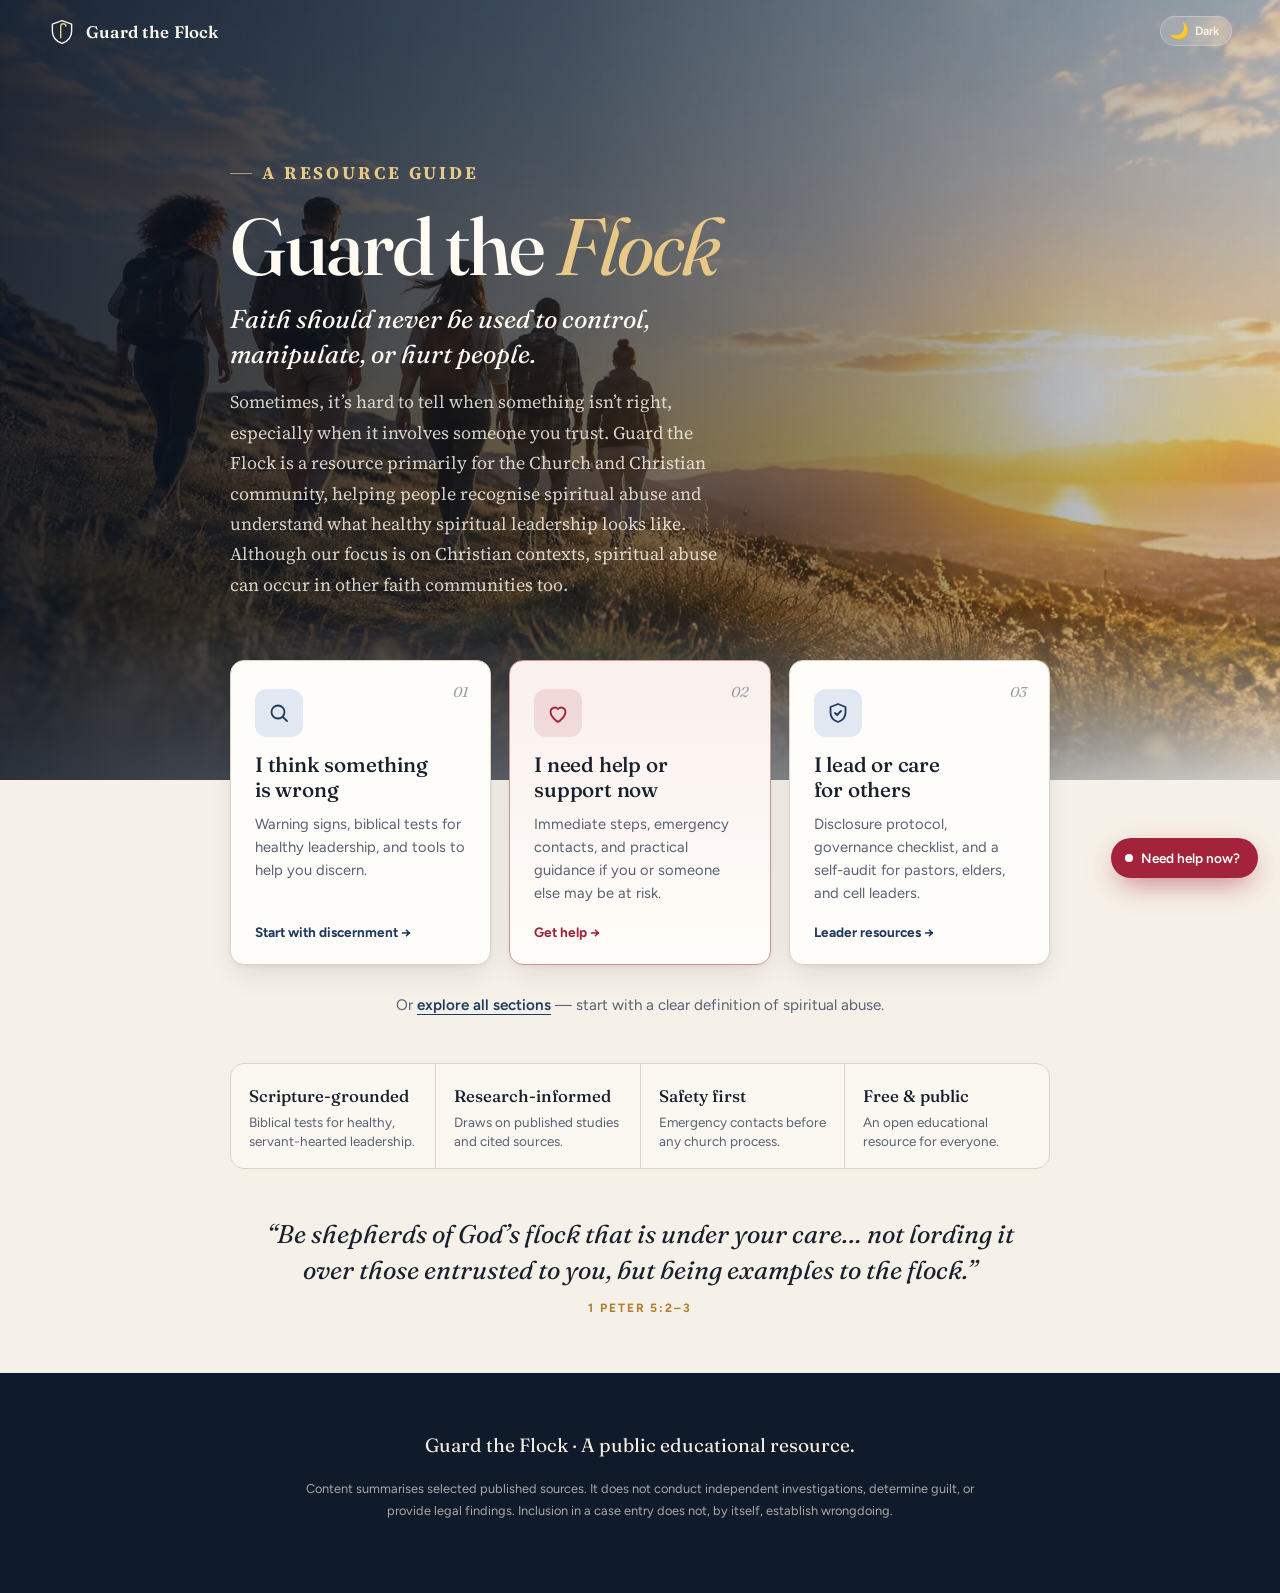
<file: index.html>
<!DOCTYPE html>
<html lang="en">
<head>
<meta charset="utf-8">
<meta name="viewport" content="width=device-width, initial-scale=1">
<title>Guard the Flock — Understanding Spiritual Abuse</title>
<meta name="description" content="Understand spiritual abuse, recognise warning signs, discern healthy church leadership, and find support through this Christian-focused resource.">
<meta name="language" content="en">

<!-- CookieYes consent banner -->
<!-- Start cookieyes banner -->
<script id="cookieyes" type="text/javascript" src="https://cdn-cookieyes.com/client_data/2d99997cf77e2141a7934c7671c39451/script.js"></script>
<!-- End cookieyes banner -->

<!-- Google tag (gtag.js) -->
<script async src="https://www.googletagmanager.com/gtag/js?id=G-FK028TKV57"></script>
<script>
  window.dataLayer = window.dataLayer || [];
  function gtag(){dataLayer.push(arguments);}
  gtag('js', new Date());
  gtag('config', 'G-FK028TKV57');
</script>

<!-- Microsoft Clarity -->
<script>
    (function(c,l,a,r,i,t,y){
        c[a]=c[a]||function(){(c[a].q=c[a].q||[]).push(arguments)};
        t=l.createElement(r);t.async=1;t.src="https://www.clarity.ms/tag/"+i+"?ref=bwt";
        y=l.getElementsByTagName(r)[0];y.parentNode.insertBefore(t,y);
    })(window, document, "clarity", "script", "z8cawvnooy");
</script>
<meta property="og:type" content="website">
<meta property="og:title" content="Guard the Flock — Understanding Spiritual Abuse">
<meta property="og:description" content="Understand spiritual abuse, recognise warning signs, discern healthy church leadership, and find support through this Christian-focused resource.">
<!-- Canonical URL for search engines and link previews. -->
<link rel="canonical" href="https://guardtheflock.pages.dev/">
<meta property="og:url" content="https://guardtheflock.pages.dev/">
<meta name="twitter:card" content="summary_large_image">
<meta name="twitter:title" content="Guard the Flock — Understanding Spiritual Abuse">
<meta name="twitter:description" content="Understand spiritual abuse, recognise warning signs, discern healthy church leadership, and find support through this Christian-focused resource.">
<meta property="og:image" content="https://guardtheflock.pages.dev/assets/hero-golden.jpg">
<meta property="og:image:secure_url" content="https://guardtheflock.pages.dev/assets/hero-golden.jpg">
<meta property="og:image:type" content="image/jpeg">
<meta property="og:image:width" content="1920">
<meta property="og:image:height" content="1088">
<meta property="og:image:alt" content="Guard the Flock — Understanding Spiritual Abuse in Churches &amp; Christian Communities">
<meta name="twitter:image" content="https://guardtheflock.pages.dev/assets/hero-golden.jpg">
<meta name="twitter:image:alt" content="Guard the Flock — Understanding Spiritual Abuse in Churches &amp; Christian Communities">

<!-- Favicon and Search Result Icons -->
<link rel="icon" type="image/svg+xml" href="/favicon.svg">
<link rel="icon" type="image/png" sizes="48x48" href="/favicon-48x48.png">
<link rel="alternate icon" type="image/x-icon" href="/favicon.ico">
<link rel="apple-touch-icon" sizes="180x180" href="/apple-touch-icon.png">
<link rel="stylesheet" href="https://fonts.googleapis.com/css2?family=Lora:ital,wght@0,400;0,600;1,400&family=Inter:wght@400;500;600&display=swap">
<link rel="stylesheet" href="phase1-ux.css">
<link rel="preconnect" href="https://fonts.gstatic.com" crossorigin>
<link rel="stylesheet" href="https://fonts.googleapis.com/css2?family=Fraunces:ital,opsz,wght@0,9..144,400;0,9..144,500;0,9..144,600;1,9..144,400&family=Source+Serif+4:opsz,wght@8..60,400;8..60,600&family=Figtree:wght@400;500;600;700&display=swap">
<link rel="preload" as="image" href="assets/hero-dawn.jpg">

<style>
/* ── Design tokens ──────────────────────────────────────────────────────────
   Layout: single-column editorial, wide reading column, section dividers
   Color: deep chapel navy + warm parchment + crimson accent
   Type: Lora display/body (gravitas, trust), Inter utility
   ─────────────────────────────────────────────────────────────────────────── */
:root {
  --bg:          #F7F4EF;
  --bg-alt:      #EDE8E0;
  --fg:          #1C1916;
  --fg-muted:    #5C5550;
  --accent:      #8B1C2E;
  --accent-soft: #F0D8DC;
  --border:      #D4CCC2;
  --card-bg:     #FFFFFF;
  --link:        #5C2A35;
  --warn-bg:     #FFF8E1;
  --warn-border: #D4A017;
  --safe-bg:     #E8F4EC;
  --safe-border: #2E7D52;
  color-scheme: light;
}

@media (prefers-color-scheme: dark) {
  :root:not([data-theme="light"]) {
    --bg:          #141210;
    --bg-alt:      #1E1C19;
    --fg:          #EDE8E0;
    --fg-muted:    #9C9590;
    --accent:      #C94B60;
    --accent-soft: #2D1318;
    --border:      #302C28;
    --card-bg:     #1C1916;
    --link:        #E07080;
    --warn-bg:     #2A2410;
    --warn-border: #C49020;
    --safe-bg:     #0E2218;
    --safe-border: #3E9D62;
    color-scheme: dark;
  }
}
:root[data-theme="dark"] {
  --bg:          #141210;
  --bg-alt:      #1E1C19;
  --fg:          #EDE8E0;
  --fg-muted:    #9C9590;
  --accent:      #C94B60;
  --accent-soft: #2D1318;
  --border:      #302C28;
  --card-bg:     #1C1916;
  --link:        #E07080;
  --warn-bg:     #2A2410;
  --warn-border: #C49020;
  --safe-bg:     #0E2218;
  --safe-border: #3E9D62;
  color-scheme: dark;
}

*, *::before, *::after { box-sizing: border-box; }

body {
  background: var(--bg);
  color: var(--fg);
  font-family: 'Inter', system-ui, sans-serif;
  font-size: 16px;
  line-height: 1.7;
  margin: 0;
  padding-inline: 20px;
  padding-block: 0;
}

/* ── Typographic scale ───────────────────────────────────────────────────── */
h1, h2, h3, h4 {
  font-family: 'Lora', Georgia, serif;
  text-wrap: balance;
  line-height: 1.25;
}
h1 { font-size: clamp(2rem, 5vw, 3rem); font-weight: 600; margin: 0; }
h2 { font-size: clamp(1.25rem, 3vw, 1.6rem); font-weight: 600; margin: 0 0 0.75rem; }
h3 { font-size: 1.1rem; font-weight: 600; margin: 0 0 0.5rem; }
h4 { font-size: 0.95rem; font-weight: 600; font-style: italic; margin: 0 0 0.25rem; }

p { margin: 0 0 1rem; }
p:last-child { margin-bottom: 0; }
a { color: var(--link); }
a:hover { color: var(--accent); }

.eyebrow {
  font-family: 'Inter', sans-serif;
  font-size: 0.72rem;
  font-weight: 600;
  letter-spacing: 0.1em;
  text-transform: uppercase;
  color: var(--accent);
}

/* ── Layout wrapper ──────────────────────────────────────────────────────── */
.page-wrap {
  max-width: 760px;
  margin-inline: auto;
}

/* ── Theme toggle button ─────────────────────────────────────────────────── */
.theme-toggle {
  position: fixed;
  top: 14px;
  right: 16px;
  z-index: 100;
  display: flex;
  align-items: center;
  gap: 6px;
  padding: 6px 12px 6px 8px;
  background: var(--card-bg);
  border: 1px solid var(--border);
  border-radius: 24px;
  cursor: pointer;
  font-family: 'Inter', system-ui, sans-serif;
  font-size: 0.75rem;
  font-weight: 600;
  color: var(--fg-muted);
  box-shadow: 0 2px 8px rgba(0,0,0,0.12);
  transition: background 0.15s, color 0.15s, border-color 0.15s, box-shadow 0.15s;
  white-space: nowrap;
}
.theme-toggle:hover {
  background: var(--bg-alt);
  color: var(--fg);
  border-color: var(--accent);
  box-shadow: 0 2px 12px rgba(0,0,0,0.18);
}
.theme-toggle .tt-icon {
  font-size: 1rem;
  line-height: 1;
  display: flex;
  align-items: center;
}
/* hide the label on very small screens */
@media (max-width: 380px) {
  .theme-toggle .tt-label { display: none; }
  .theme-toggle { padding: 8px; border-radius: 50%; }
}

/* ── Header / Hero ───────────────────────────────────────────────────────── */
.site-header {
  padding-block: 48px 36px;
  border-bottom: 2px solid var(--accent);
}
.site-header .eyebrow { margin-bottom: 12px; }
.site-header p {
  font-family: 'Lora', Georgia, serif;
  font-size: 1.1rem;
  font-style: italic;
  color: var(--fg-muted);
  max-width: 56ch;
  margin-top: 14px;
}

/* ── Nav tabs ────────────────────────────────────────────────────────────── */
.nav-tabs {
  display: flex;
  gap: 4px;
  flex-wrap: wrap;
  padding-block: 20px;
  border-bottom: 1px solid var(--border);
  position: sticky;
  top: env(safe-area-inset-top, 0px);
  background: var(--bg);
  z-index: 10;
}
.nav-tab {
  padding: 6px 14px;
  border: 1px solid var(--border);
  border-radius: 20px;
  background: transparent;
  color: var(--fg-muted);
  font-family: 'Inter', sans-serif;
  font-size: 0.82rem;
  font-weight: 500;
  cursor: pointer;
  transition: background 0.15s, color 0.15s, border-color 0.15s;
}
.nav-tab:hover { background: var(--bg-alt); color: var(--fg); }
.nav-tab.active {
  background: var(--accent);
  color: #fff;
  border-color: var(--accent);
}

/* ── Sections ────────────────────────────────────────────────────────────── */
.section { padding-block: 40px; border-bottom: 1px solid var(--border); display: none; }
.section.active { display: block; }

/* ── Warning banner ──────────────────────────────────────────────────────── */
.banner {
  border-left: 4px solid var(--warn-border);
  background: var(--warn-bg);
  padding: 14px 18px;
  border-radius: 0 6px 6px 0;
  margin-bottom: 28px;
  font-size: 0.9rem;
}
.banner.safe {
  border-left-color: var(--safe-border);
  background: var(--safe-bg);
}
.banner strong { color: var(--fg); }

/* ── Cards ───────────────────────────────────────────────────────────────── */
.card-grid, .cards {
  display: grid;
  grid-template-columns: repeat(auto-fill, minmax(280px, 1fr));
  gap: 16px;
  margin-top: 20px;
}

/* ── Case evidence badges (Documented Cases tab) ────────────────────────── */
.case-list { display: flex; flex-direction: column; gap: 1.25rem; margin-bottom: 2rem; }
.case-item { background: var(--card-bg); border: 1px solid var(--border); border-radius: 8px; padding: 1.1rem 1.4rem; }
.case-item-header { display: flex; flex-wrap: wrap; align-items: flex-start; justify-content: space-between; gap: .6rem; margin-bottom: .65rem; }
.case-item-name { font-size: .97rem; font-weight: 700; margin: 0 0 .2rem; }
.case-item-cat { font-size: .78rem; color: var(--fg-muted); }
.case-item-badges { display: flex; flex-wrap: wrap; gap: .3rem; flex-shrink: 0; }
.case-badge { display: inline-block; padding: 2px 8px; border-radius: 4px; font-size: .7rem; font-weight: 700; letter-spacing: .04em; text-transform: uppercase; white-space: nowrap; }
.badge-independent { background: #dbeafe; color: #1d4ed8; }
.badge-institutional { background: #fef3c7; color: #92400e; }
.badge-criminal { background: #fee2e2; color: #991b1b; }
.badge-conviction { background: #dcfce7; color: #166534; }
.badge-civil { background: #f3e8ff; color: #6b21a8; }
.badge-historical { background: #f1f5f9; color: #475569; }
.case-item-body { font-size: .88rem; line-height: 1.65; }
.case-item-meta { font-size: .78rem; color: var(--fg-muted); margin-top: .6rem; }
.case-item-sources { font-size: .82rem; padding-left: 1.2rem; margin-top: .4rem; color: var(--fg-muted); }
.case-note { font-size: .8rem; font-style: italic; background: var(--warn-bg); border-left: 3px solid var(--warn-border); padding: .5rem .75rem; border-radius: 0 4px 4px 0; margin-top: .6rem; }
@media (prefers-color-scheme: dark) {
  .badge-independent { background: #1e3a5f; color: #93c5fd; }
  .badge-institutional { background: #3d2b0a; color: #fcd34d; }
  .badge-criminal { background: #3b0f0f; color: #fca5a5; }
  .badge-conviction { background: #123321; color: #86efac; }
  .badge-civil { background: #2e1065; color: #d8b4fe; }
  .badge-historical { background: #1e293b; color: #94a3b8; }
}

/* ── Warn box (used in Documented Cases tab) ─────────────────────────────── */
.warn-box {
  border-left: 4px solid var(--warn-border);
  background: var(--warn-bg);
  padding: 14px 18px;
  border-radius: 0 6px 6px 0;
  font-size: 0.9rem;
}
.card {
  background: var(--card-bg);
  border: 1px solid var(--border);
  border-radius: 8px;
  padding: 20px;
}
.card .card-label {
  font-size: 0.72rem;
  font-weight: 600;
  letter-spacing: 0.08em;
  text-transform: uppercase;
  color: var(--accent);
  margin-bottom: 8px;
}
.card p { font-size: 0.9rem; color: var(--fg-muted); }

/* ── Sign list ───────────────────────────────────────────────────────────── */
.signs-list {
  list-style: none;
  padding: 0;
  margin: 0;
  display: flex;
  flex-direction: column;
  gap: 12px;
}
.signs-list li {
  display: flex;
  gap: 14px;
  align-items: flex-start;
  background: var(--card-bg);
  border: 1px solid var(--border);
  border-radius: 8px;
  padding: 14px 16px;
}
.sign-icon {
  font-size: 1.3rem;
  flex-shrink: 0;
  line-height: 1.4;
}
.sign-text strong { display: block; font-size: 0.95rem; margin-bottom: 2px; }
.sign-text span { font-size: 0.875rem; color: var(--fg-muted); }

/* ── Resource links ──────────────────────────────────────────────────────── */
.resource-list {
  display: flex;
  flex-direction: column;
  gap: 12px;
  margin-top: 20px;
}
.resource-item {
  background: var(--card-bg);
  border: 1px solid var(--border);
  border-radius: 8px;
  padding: 16px 20px;
  display: flex;
  justify-content: space-between;
  align-items: flex-start;
  gap: 16px;
  flex-wrap: wrap;
}
.resource-info { min-width: 0; flex: 1; }
.resource-info h4 { color: var(--fg); }
.resource-info p { font-size: 0.875rem; color: var(--fg-muted); margin-top: 2px; }
.resource-tag {
  font-size: 0.7rem;
  font-weight: 600;
  letter-spacing: 0.07em;
  text-transform: uppercase;
  padding: 3px 8px;
  border-radius: 10px;
  white-space: nowrap;
  flex-shrink: 0;
}
.tag-book   { background: var(--accent-soft); color: var(--accent); }
.tag-org    { background: var(--safe-bg); color: var(--safe-border); }
.tag-news   { background: var(--warn-bg); color: #7A6010; }
.tag-site   { background: var(--bg-alt); color: var(--fg-muted); }
.tag-my     { background: #E8F0FB; color: #1A3F8F; }
@media (prefers-color-scheme: dark) { :root:not([data-theme="light"]) .tag-my { background: #0D1A33; color: #7AABF5; } }
:root[data-theme="dark"] .tag-my { background: #0D1A33; color: #7AABF5; }

/* ── Help / crisis contacts ──────────────────────────────────────────────── */
.help-region { margin-bottom: 36px; }
.help-region h3 { margin-bottom: 14px; display: flex; align-items: center; gap: 8px; }
.region-flag { font-size: 1.2rem; }
.hotline-grid {
  display: grid;
  grid-template-columns: repeat(auto-fill, minmax(260px, 1fr));
  gap: 12px;
}
.hotline-card {
  background: var(--card-bg);
  border: 1px solid var(--border);
  border-radius: 8px;
  padding: 16px;
}
.hotline-card .hc-name { font-weight: 600; font-size: 0.95rem; margin-bottom: 2px; }
.hotline-card .hc-scope { font-size: 0.78rem; color: var(--fg-muted); margin-bottom: 8px; }
.hotline-card .hc-number {
  font-family: 'Lora', serif;
  font-size: 1.05rem;
  font-weight: 600;
  color: var(--accent);
  font-variant-numeric: tabular-nums;
  letter-spacing: 0.02em;
}
.hotline-card .hc-note { font-size: 0.8rem; color: var(--fg-muted); margin-top: 4px; }
.hotline-card .hc-link { font-size: 0.82rem; display: block; margin-top: 6px; }

/* ── Steps ───────────────────────────────────────────────────────────────── */
.steps { counter-reset: step; display: flex; flex-direction: column; gap: 16px; margin-top: 20px; }
.step {
  display: flex;
  gap: 16px;
  align-items: flex-start;
  background: var(--card-bg);
  border: 1px solid var(--border);
  border-radius: 8px;
  padding: 16px 20px;
}
.step::before {
  counter-increment: step;
  content: counter(step);
  flex-shrink: 0;
  width: 28px;
  height: 28px;
  border-radius: 50%;
  background: var(--accent);
  color: #fff;
  font-family: 'Lora', serif;
  font-size: 0.9rem;
  font-weight: 600;
  display: flex;
  align-items: center;
  justify-content: center;
}
.step-body strong { display: block; margin-bottom: 4px; }
.step-body p { font-size: 0.875rem; color: var(--fg-muted); margin: 0; }

/* ── Quote block ─────────────────────────────────────────────────────────── */
.pull-quote {
  border-left: 3px solid var(--accent);
  padding: 12px 20px;
  margin: 28px 0;
  font-family: 'Lora', Georgia, serif;
  font-style: italic;
  font-size: 1.05rem;
  color: var(--fg-muted);
}

/* ── Accordion ───────────────────────────────────────────────────────────── */
.faq { display: flex; flex-direction: column; gap: 8px; margin-top: 20px; }
.faq-item { border: 1px solid var(--border); border-radius: 8px; overflow: hidden; }
.faq-q {
  width: 100%;
  background: var(--card-bg);
  border: none;
  padding: 14px 18px;
  text-align: left;
  font-family: 'Inter', sans-serif;
  font-size: 0.95rem;
  font-weight: 600;
  color: var(--fg);
  cursor: pointer;
  display: flex;
  justify-content: space-between;
  align-items: center;
  gap: 12px;
}
.faq-q:hover { background: var(--bg-alt); }
.faq-q .chevron { transition: transform 0.2s; flex-shrink: 0; color: var(--fg-muted); }
.faq-q[aria-expanded="true"] .chevron { transform: rotate(180deg); }
.faq-a {
  display: none;
  padding: 0 18px 14px;
  background: var(--card-bg);
  font-size: 0.9rem;
  color: var(--fg-muted);
}
.faq-a.open { display: block; }

/* ── News feed ───────────────────────────────────────────────────────────── */
.news-item {
  display: grid;
  grid-template-columns: 1fr auto;
  gap: 4px 12px;
  align-items: start;
  padding: 10px 14px;
  border-bottom: 1px solid var(--border);
  background: var(--card-bg);
  border-radius: 6px;
  margin-bottom: 4px;
}
.news-item:hover { background: var(--bg-alt); }
.news-item a {
  font-size: .9rem;
  font-weight: 500;
  color: var(--fg);
  text-decoration: none;
  line-height: 1.4;
  grid-column: 1;
}
.news-item a:hover { color: var(--accent); text-decoration: underline; }
.news-meta {
  font-size: .75rem;
  color: var(--fg-muted);
  grid-column: 1;
  display: flex;
  gap: 8px;
  flex-wrap: wrap;
  align-items: center;
}
.news-source-tag {
  font-size: .68rem;
  font-weight: 600;
  letter-spacing: .05em;
  text-transform: uppercase;
  padding: 2px 7px;
  border-radius: 10px;
  background: var(--accent-soft);
  color: var(--accent);
  white-space: nowrap;
}
.news-age { color: var(--fg-muted); }
.news-author { color: var(--fg-muted); }
.news-section-head {
  font-family: 'Inter', sans-serif;
  font-size: .72rem;
  font-weight: 700;
  letter-spacing: .1em;
  text-transform: uppercase;
  color: var(--fg-muted);
  padding: 18px 0 6px;
  border-bottom: 1px solid var(--border);
  margin-bottom: 4px;
}
/* filter buttons */
.nf-btn {
  padding: 5px 13px;
  border: 1px solid var(--border);
  border-radius: 20px;
  background: transparent;
  color: var(--fg-muted);
  font-family: 'Inter', sans-serif;
  font-size: .78rem;
  font-weight: 500;
  cursor: pointer;
  transition: background .15s, color .15s, border-color .15s;
}
.nf-btn:hover { background: var(--bg-alt); color: var(--fg); }
.nf-btn.active { background: var(--accent); color: #fff; border-color: var(--accent); }

/* ── Discernment section ──────────────────────────────────────────────────── */
.discern-intro {
  display: grid;
  grid-template-columns: repeat(auto-fit, minmax(180px, 1fr));
  gap: 12px;
  margin: 24px 0 32px;
}
.discern-stage {
  border-radius: 10px;
  padding: 18px 16px;
  text-align: center;
}
.discern-stage .ds-num {
  display: inline-flex;
  align-items: center;
  justify-content: center;
  width: 32px; height: 32px;
  border-radius: 50%;
  font-weight: 700;
  font-size: .85rem;
  margin-bottom: 8px;
}
.discern-stage .ds-title {
  font-family: 'Inter', sans-serif;
  font-weight: 700;
  font-size: .95rem;
  display: block;
  margin-bottom: 6px;
}
.discern-stage .ds-body {
  font-size: .82rem;
  color: var(--fg-muted);
  line-height: 1.5;
}
.ds-good  { background: var(--safe-bg);  border: 1px solid var(--safe-border); }
.ds-good  .ds-num { background: var(--safe-border); color: #fff; }
.ds-warn  { background: var(--warn-bg);  border: 1px solid var(--warn-border); }
.ds-warn  .ds-num { background: var(--warn-border); color: #fff; }
.ds-taste { background: var(--accent-soft); border: 1px solid var(--accent); }
.ds-taste .ds-num { background: var(--accent); color: #fff; }

.four-tests {
  display: grid;
  grid-template-columns: repeat(auto-fill, minmax(240px, 1fr));
  gap: 14px;
  margin: 20px 0 28px;
}
.test-card {
  background: var(--card-bg);
  border: 1px solid var(--border);
  border-radius: 10px;
  padding: 18px 16px;
}
.test-card .tc-label {
  font-family: 'Inter', sans-serif;
  font-size: .68rem;
  font-weight: 700;
  letter-spacing: .1em;
  text-transform: uppercase;
  color: var(--accent);
  margin-bottom: 6px;
}
.test-card .tc-q {
  font-size: .88rem;
  font-weight: 600;
  line-height: 1.45;
  margin-bottom: 10px;
  color: var(--fg);
}
.test-card .tc-verses {
  font-size: .72rem;
  color: var(--fg-muted);
  font-style: italic;
}
.fruit-grid {
  display: flex;
  flex-wrap: wrap;
  gap: 8px;
  margin: 16px 0 24px;
}
.fruit-tag {
  background: var(--safe-bg);
  border: 1px solid var(--safe-border);
  color: var(--safe-border);
  font-family: 'Inter', sans-serif;
  font-size: .78rem;
  font-weight: 600;
  padding: 5px 12px;
  border-radius: 20px;
}
.scripture-pull {
  border-left: 3px solid var(--accent);
  padding: 14px 18px;
  background: var(--bg-alt);
  border-radius: 0 8px 8px 0;
  margin: 20px 0;
  font-style: italic;
  font-size: .9rem;
  line-height: 1.65;
  color: var(--fg);
}
.scripture-pull cite {
  display: block;
  font-style: normal;
  font-family: 'Inter', sans-serif;
  font-size: .72rem;
  font-weight: 700;
  letter-spacing: .08em;
  text-transform: uppercase;
  color: var(--accent);
  margin-top: 8px;
}

/* ── Decision Tree ───────────────────────────────────────────────────────── */
.dtree { background: var(--card); border: 1px solid var(--border); border-radius: 12px; padding: 28px; margin-top: 24px; }
.dtree-start { text-align: center; background: var(--accent); color: #fff; border-radius: 8px; padding: 14px 20px; font-weight: 700; font-size: 1rem; margin-bottom: 20px; }
.dtree-row { display: flex; gap: 12px; margin-bottom: 12px; flex-wrap: wrap; }
.dtree-question { flex: 1 1 220px; background: var(--surface); border: 1px solid var(--border); border-radius: 8px; padding: 12px 16px; font-size: .875rem; }
.dtree-question strong { display: block; font-size: .82rem; color: var(--fg-muted); text-transform: uppercase; letter-spacing: .05em; margin-bottom: 4px; }
.dtree-arrow { color: var(--accent); font-weight: 700; align-self: center; font-size: 1.1rem; }
.dtree-dest { flex: 1 1 160px; background: var(--accent); color: #fff; border-radius: 8px; padding: 10px 14px; font-size: .82rem; font-weight: 600; display: flex; align-items: center; gap: 6px; }

/* ── Pattern Cards (Wolves tab) ──────────────────────────────────────────── */
.pattern-grid { display: grid; grid-template-columns: repeat(auto-fill, minmax(280px, 1fr)); gap: 18px; margin-top: 24px; }
.pattern-card { background: var(--card); border: 1px solid var(--border); border-radius: 12px; padding: 20px; }
.pattern-card .p-icon { font-size: 1.6rem; margin-bottom: 8px; }
.pattern-card h4 { font-size: .95rem; font-weight: 700; margin: 0 0 6px; color: var(--fg); }
.pattern-card p { font-size: .82rem; color: var(--fg-muted); margin: 0 0 10px; line-height: 1.55; }
.pattern-card .p-verse { font-size: .75rem; color: var(--accent); font-weight: 600; letter-spacing: .04em; border-top: 1px solid var(--border); padding-top: 8px; margin-top: 8px; }
.pattern-card .p-looks { font-size: .78rem; color: var(--fg); background: var(--surface); border-radius: 6px; padding: 8px 10px; margin-top: 6px; }


/* ── In-tab jump navigation ─────────────────────────────────────────────── */
.tab-toc {
  display: flex;
  flex-wrap: wrap;
  gap: 8px;
  margin: 0 0 32px;
  padding: 14px 16px;
  background: var(--surface);
  border: 1px solid var(--border);
  border-radius: 10px;
}
.tab-toc a {
  font-size: .78rem;
  font-weight: 600;
  color: var(--accent);
  text-decoration: none;
  padding: 4px 10px;
  border-radius: 20px;
  border: 1px solid transparent;
  white-space: nowrap;
  transition: background .15s, border-color .15s;
}
.tab-toc a:hover,
.tab-toc a:focus {
  background: var(--card);
  border-color: var(--accent);
  outline: none;
}
/* ── Section headings with accent bar ──────────────────────────────────── */
.sec-head {
  font-size: 1.2rem;
  font-weight: 700;
  color: var(--fg);
  margin: 0 0 14px;
  padding-bottom: 10px;
  border-bottom: 2px solid var(--accent);
  scroll-margin-top: 72px;
}
.sec-sub {
  font-size: 1rem;
  font-weight: 700;
  color: var(--fg);
  margin: 0 0 10px;
  scroll-margin-top: 72px;
}
/* ensure all anchored headings have scroll offset */
[id] { scroll-margin-top: 68px; }

/* ── Narcissism Guide ────────────────────────────────────────────────────── */
.narc-intro { font-size: .9rem; color: var(--fg-muted); line-height: 1.75; margin-bottom: 24px; }
.narc-table { width: 100%; border-collapse: collapse; font-size: .85rem; margin-top: 16px; margin-bottom: 8px; }
.narc-table th { text-align: left; padding: 10px 14px; background: var(--surface); font-size: .72rem; font-weight: 700; text-transform: uppercase; letter-spacing: .08em; color: var(--accent); border-bottom: 2px solid var(--border); }
.narc-table td { padding: 12px 14px; border-bottom: 1px solid var(--border); vertical-align: top; line-height: 1.55; }
.narc-table tr:last-child td { border-bottom: none; }
.narc-table td:first-child { font-weight: 700; color: var(--fg); white-space: nowrap; padding-right: 18px; }
.narc-table td:nth-child(2) { color: var(--fg-muted); }
.narc-table td:nth-child(3) { color: var(--fg); font-style: italic; }
@media (max-width: 560px) {
  .triage-grid { grid-template-columns: 1fr; }
  .triage-item { padding: 10px 12px; }
}
@media (max-width: 640px) {
  .narc-table thead { display: none; }
  .narc-table, .narc-table tbody, .narc-table tr, .narc-table td { display: block; }
  .narc-table tr { margin-bottom: 16px; background: var(--card); border: 1px solid var(--border); border-radius: 10px; padding: 12px 14px; }
  .narc-table td { border: none; padding: 4px 0; }
  .narc-table td:first-child { font-size: .9rem; margin-bottom: 4px; }
}
/* ── PATTERN Worksheet ───────────────────────────────────────────────────── */
.pattern-worksheet { display: flex; flex-direction: column; gap: 10px; margin-top: 20px; }
.pw-row { display: grid; grid-template-columns: 36px 1fr 1.5fr; gap: 14px; align-items: start; background: var(--card); border: 1px solid var(--border); border-radius: 10px; padding: 14px 16px; }
.pw-letter { font-size: 1.5rem; font-weight: 900; color: var(--accent); line-height: 1; align-self: center; }
.pw-focus { font-weight: 700; font-size: .9rem; color: var(--fg); }
.pw-focus span { display: block; font-weight: 400; font-size: .8rem; color: var(--fg-muted); margin-top: 2px; }
.pw-prompt { font-size: .85rem; color: var(--fg-muted); line-height: 1.6; font-style: italic; }
@media (max-width: 560px) {
  .pw-row { grid-template-columns: 32px 1fr; }
  .pw-prompt { grid-column: 2; }
}
/* ── Case Filter Bar ─────────────────────────────────────────────────────── */
.case-filter-bar { display: flex; flex-wrap: wrap; gap: 8px; margin: 0 0 24px; align-items: center; }
.case-filter-label { font-size: .7rem; font-weight: 700; text-transform: uppercase; letter-spacing: .08em; color: var(--fg-muted); margin-right: 4px; }
.case-filter-btn { font-size: .75rem; font-weight: 600; padding: 5px 12px; border-radius: 20px; border: 1px solid var(--border); background: var(--surface); color: var(--fg-muted); cursor: pointer; transition: background .15s, border-color .15s, color .15s; white-space: nowrap; }
.case-filter-btn:hover { border-color: var(--accent); color: var(--fg); }
.case-filter-btn.active { background: var(--accent); border-color: var(--accent); color: #fff; }
.case-filter-btn[data-filter="all"].active { background: var(--fg); border-color: var(--fg); color: var(--bg); }
.case-count-badge { font-size: .75rem; color: var(--fg-muted); margin-left: auto; padding: 4px 10px; background: var(--surface); border: 1px solid var(--border); border-radius: 20px; }
.case-item[data-hidden="true"] { display: none; }
/* ── Case Theme Index ────────────────────────────────────────────────────── */
.case-theme-index { display: flex; flex-direction: column; gap: 16px; margin-bottom: 2rem; }
.theme-block { background: var(--surface); border: 1px solid var(--border); border-radius: 12px; padding: 18px 20px; }
.theme-label { font-size: .85rem; font-weight: 700; color: var(--fg); margin-bottom: 6px; }
.theme-desc { font-size: .78rem; color: var(--fg-muted); line-height: 1.65; margin-bottom: 10px; }
.theme-case-list { list-style: none; padding: 0; margin: 0; display: flex; flex-direction: column; gap: 6px; }
.theme-case-list li { font-size: .82rem; display: flex; align-items: center; flex-wrap: wrap; gap: 6px; }
.theme-case-list a { color: var(--accent); text-decoration: none; font-weight: 500; }
.theme-case-list a:hover { text-decoration: underline; }
.theme-badge { font-size: .7rem; background: var(--bg-alt); color: var(--fg-muted); border: 1px solid var(--border); border-radius: 10px; padding: 1px 7px; white-space: nowrap; }
/* ── Correction Policy ───────────────────────────────────────────────────── */
.correction-policy { background: var(--surface); border: 1px solid var(--border); border-radius: 10px; padding: 18px 20px; margin-top: 28px; font-size: .83rem; line-height: 1.7; color: var(--fg-muted); }
.correction-policy h4 { font-size: .85rem; font-weight: 700; color: var(--fg); margin: 0 0 8px; }
.correction-policy a { color: var(--accent); text-decoration: none; }
/* ── Safety Triage ───────────────────────────────────────────────────────── */
.triage-box { background: #fff8f0; border: 2px solid #f59e0b; border-radius: 12px; padding: 20px 22px; margin-bottom: 28px; }
@media (prefers-color-scheme: dark) { .triage-box { background: #2d1f00; border-color: #d97706; } }
.triage-box h4 { font-size: .85rem; font-weight: 700; text-transform: uppercase; letter-spacing: .07em; color: #92400e; margin: 0 0 14px; }
@media (prefers-color-scheme: dark) { .triage-box h4 { color: #fcd34d; } }
.triage-grid { display: grid; grid-template-columns: repeat(auto-fit, minmax(220px, 1fr)); gap: 10px; }
.triage-item { background: rgba(255,255,255,.6); color: var(--fg); border: 1px solid rgba(245,158,11,.3); border-radius: 8px; padding: 12px 14px; font-size: .85rem; line-height: 1.55; }
.triage-item a { color: var(--link); text-decoration: underline; text-underline-offset: 2px; }
.triage-item a:hover { color: var(--accent); }
.triage-item em { color: var(--fg-muted); }
@media (prefers-color-scheme: dark) { .triage-item { background: rgba(0,0,0,.25); border-color: rgba(217,119,6,.3); color: var(--fg); } }
.triage-item .ti-label { font-size: .7rem; font-weight: 700; text-transform: uppercase; letter-spacing: .08em; color: #92400e; margin-bottom: 4px; }
@media (prefers-color-scheme: dark) { .triage-item .ti-label { color: #fbbf24; } }
.triage-item strong { display: block; color: var(--fg); margin-bottom: 2px; }
/* Ensure every triage card remains readable in both themes. */
#tab-respond .triage-item,
#tab-respond .triage-item strong { color: var(--fg) !important; }
#tab-respond .triage-item em { color: var(--fg-muted) !important; }
#tab-respond .triage-item a { color: var(--link) !important; text-decoration: underline; }
:root[data-theme="light"] #tab-respond .triage-item,
:root[data-theme="light"] #tab-respond .triage-item strong { color: #1C1916 !important; }
:root[data-theme="light"] #tab-respond .triage-item em { color: #5C5550 !important; }

/* Fix triage contrast when the user selects Light mode on a device set to dark mode.
   The older prefers-color-scheme rules were overriding the explicit theme toggle. */
:root[data-theme="light"] .triage-box {
  background: #fff8f0 !important;
  border-color: #f59e0b !important;
}
:root[data-theme="light"] .triage-box h4 { color: #92400e !important; }
:root[data-theme="light"] .triage-box > p { color: #92400e !important; }
:root[data-theme="light"] .triage-item {
  background: #fffdf9 !important;
  color: #1c1916 !important;
  border-color: rgba(245,158,11,.4) !important;
}
:root[data-theme="light"] .triage-item,
:root[data-theme="light"] .triage-item strong { color: #1c1916 !important; }
:root[data-theme="light"] .triage-item .ti-label { color: #92400e !important; }
:root[data-theme="light"] .triage-item em { color: #5c5550 !important; }
:root[data-theme="light"] .triage-item a { color: #8b1e3f !important; }

/* ── Disclosure Protocol ─────────────────────────────────────────────────── */
.protocol-list { list-style: none; padding: 0; margin: 16px 0 0; display: flex; flex-direction: column; gap: 12px; counter-reset: protocol; }
.protocol-list li { background: var(--card); border: 1px solid var(--border); border-radius: 10px; padding: 16px 18px 14px; font-size: .875rem; line-height: 1.6; display: flex; gap: 14px; align-items: flex-start; counter-increment: protocol; }
.protocol-list li::before { content: counter(protocol); min-width: 26px; height: 26px; background: var(--accent); color: #fff; border-radius: 50%; display: flex; align-items: center; justify-content: center; font-size: .75rem; font-weight: 700; flex-shrink: 0; margin-top: 1px; }
.protocol-list li strong { display: block; color: var(--fg); margin-bottom: 4px; }
.protocol-list li span { color: var(--fg-muted); }
/* ── Governance Checklist ────────────────────────────────────────────────── */
.gov-area { background: var(--card); border: 1px solid var(--border); border-radius: 12px; margin-bottom: 16px; overflow: hidden; }
.gov-area-header { padding: 14px 18px; display: flex; align-items: center; gap: 12px; cursor: pointer; user-select: none; }
.gov-area-header:hover { background: var(--surface); }
.gov-area-icon { font-size: 1.2rem; flex-shrink: 0; }
.gov-area-title { font-size: .95rem; font-weight: 700; color: var(--fg); flex: 1; }
.gov-area-toggle { color: var(--accent); font-size: 1.1rem; transition: transform .2s; }
.gov-area[data-open="true"] .gov-area-toggle { transform: rotate(180deg); }
.gov-area-body { display: none; padding: 0 18px 16px; border-top: 1px solid var(--border); }
.gov-area[data-open="true"] .gov-area-body { display: block; }
.gov-checklist { list-style: none; padding: 0; margin: 12px 0 0; display: flex; flex-direction: column; gap: 8px; }
.gov-checklist li { font-size: .85rem; color: var(--fg-muted); line-height: 1.55; display: flex; gap: 10px; align-items: flex-start; }
.gov-checklist li::before { content: "☐"; color: var(--accent); font-size: 1rem; flex-shrink: 0; }
/* ── Leaders Self-Audit ──────────────────────────────────────────────────── */
.audit-list { list-style: none; padding: 0; margin: 16px 0; display: flex; flex-direction: column; gap: 10px; }
.audit-list li { background: var(--card); border: 1px solid var(--border); border-radius: 8px; padding: 14px 16px; font-size: .875rem; display: flex; gap: 12px; align-items: flex-start; line-height: 1.5; }
.audit-list li::before { content: "□"; font-size: 1.1rem; color: var(--accent); flex-shrink: 0; margin-top: 1px; }

/* ── Bible Study Curriculum ──────────────────────────────────────────────── */
.study-session { background: var(--card); border: 1px solid var(--border); border-radius: 12px; margin-bottom: 20px; overflow: hidden; }
.study-session-header { padding: 18px 20px; display: flex; justify-content: space-between; align-items: flex-start; gap: 12px; flex-wrap: wrap; cursor: pointer; user-select: none; }
.study-session-header:hover { background: var(--surface); }
.study-session-num { font-size: .72rem; font-weight: 700; letter-spacing: .1em; text-transform: uppercase; color: var(--accent); margin-bottom: 4px; }
.study-session-title { font-size: 1rem; font-weight: 700; color: var(--fg); margin: 0; }
.study-session-meta { font-size: .78rem; color: var(--fg-muted); margin-top: 4px; }
.study-session-toggle { color: var(--accent); font-size: 1.3rem; flex-shrink: 0; transition: transform .2s; }
.study-session[data-open="true"] .study-session-toggle { transform: rotate(180deg); }
.study-session-body { display: none; padding: 0 20px 20px; border-top: 1px solid var(--border); }
.study-session[data-open="true"] .study-session-body { display: block; }
.study-block { margin-top: 16px; }
.study-block h5 { font-size: .8rem; font-weight: 700; text-transform: uppercase; letter-spacing: .07em; color: var(--accent); margin: 0 0 8px; }
.study-q { background: var(--surface); border-radius: 8px; padding: 12px 14px; font-size: .85rem; margin-bottom: 8px; line-height: 1.55; }
.study-q strong { color: var(--fg); display: block; margin-bottom: 4px; }
.study-q .hint { font-size: .78rem; color: var(--fg-muted); margin-top: 6px; }
.study-redflag { background: #fff3cd; border: 1px solid #f5c842; border-radius: 8px; padding: 14px 16px; font-size: .85rem; margin-top: 12px; line-height: 1.55; }
.study-redflag strong { display: block; color: #856404; margin-bottom: 4px; font-size: .78rem; text-transform: uppercase; letter-spacing: .05em; }
@media (prefers-color-scheme: dark) { .study-redflag { background: #3d2f00; border-color: #7a6000; } .study-redflag strong { color: #ffd166; } }
.study-nextstep { background: var(--card); border-left: 3px solid var(--accent); padding: 12px 16px; border-radius: 0 8px 8px 0; font-size: .85rem; margin-top: 12px; }
.study-nextstep strong { display: block; font-size: .75rem; text-transform: uppercase; letter-spacing: .06em; color: var(--accent); margin-bottom: 4px; }

/* ── Silence Explainer ───────────────────────────────────────────────────── */
.silence-grid { display: grid; grid-template-columns: repeat(auto-fill, minmax(230px, 1fr)); gap: 16px; margin-top: 20px; }
.silence-card { background: var(--card); border: 1px solid var(--border); border-radius: 10px; padding: 18px; }
.silence-card .s-emoji { font-size: 1.5rem; margin-bottom: 8px; }
.silence-card h4 { font-size: .9rem; font-weight: 700; margin: 0 0 6px; }
.silence-card p { font-size: .8rem; color: var(--fg-muted); margin: 0; line-height: 1.55; }

/* ── Footer ──────────────────────────────────────────────────────────────── */
footer {
  padding-block: 48px 48px;
  font-size: 0.8rem;
  color: var(--fg-muted);
  text-align: center;
}
.footer-contact { max-width: 540px; margin: 0 auto 28px; text-align: left; background: var(--surface); border: 1px solid var(--border); border-radius: 12px; padding: 22px 24px; }
.footer-contact h3 { font-size: .85rem; font-weight: 700; color: var(--fg); margin: 0 0 8px; }
.footer-contact p { font-size: .8rem; line-height: 1.7; margin: 0 0 10px; color: var(--fg-muted); }
.footer-contact p:last-child { margin: 0; }
.footer-contact a { color: var(--accent); text-decoration: none; font-weight: 600; }
.footer-contact a:hover { text-decoration: underline; }
.footer-contact .privacy-note { font-size: .75rem; color: var(--fg-muted); border-top: 1px solid var(--border); margin-top: 14px; padding-top: 12px; line-height: 1.65; }
.footer-links { display: flex; justify-content: center; gap: 16px; flex-wrap: wrap; margin-bottom: 12px; }
.footer-links a { color: var(--fg-muted); text-decoration: none; }
.footer-links a:hover { color: var(--accent); }

/* ── Responsive ──────────────────────────────────────────────────────────── */
@media (max-width: 500px) {
  .nav-tabs { gap: 6px; }
  .resource-item { flex-direction: column; }
}

@media (prefers-reduced-motion: reduce) {
  *, *::before, *::after { transition: none !important; }
}

  /* ── FAQ standalone (not a tabbed section) ───────────── */
  .faq-standalone {
    max-width: 820px;
    margin: 0 auto;
    padding: 28px 20px 56px;
  }
  .faq-standalone .eyebrow { margin-top: 0; }
  .faq-standalone h2 { margin-bottom: 24px; }
  #tab-contact .correction-policy { margin-top: 24px; }
  .nav-tabs { row-gap: 8px; }
  </style>
<link rel="stylesheet" href="v2-design.css">

<!-- Schema.org Structured Data (JSON-LD) for Search Engines & AI Citations -->
<script type="application/ld+json">
{
  "@context": "https://schema.org",
  "@graph": [
    {
      "@type": "WebSite",
      "@id": "https://guardtheflock.pages.dev/#website",
      "name": "Guard the Flock",
      "url": "https://guardtheflock.pages.dev/",
      "description": "A Christian-focused educational and support resource for the Church to understand spiritual abuse, recognise warning signs, discern healthy leadership, and find help.",
      "inLanguage": "en"
    },
    {
      "@type": "Organization",
      "@id": "https://guardtheflock.pages.dev/#organization",
      "name": "Guard the Flock",
      "url": "https://guardtheflock.pages.dev/",
      "description": "An independent resource dedicated to biblical discernment, healthy church leadership, and support for those affected by spiritual abuse."
    },
    {
      "@type": "FAQPage",
      "@id": "https://guardtheflock.pages.dev/#faq",
      "mainEntity": [
        {
          "@type": "Question",
          "name": "Can spiritual abuse happen in a healthy, Bible-believing church?",
          "acceptedAnswer": {
            "@type": "Answer",
            "text": "Yes. Doctrinal orthodoxy does not prevent abuse. Abuse is about power dynamics and accountability \u2014 or the lack of it \u2014 not about a church's theological position. Many documented cases have occurred in churches with otherwise sound teaching."
          }
        },
        {
          "@type": "Question",
          "name": "What is spiritual abuse?",
          "acceptedAnswer": {
            "@type": "Answer",
            "text": "Spiritual abuse is the misuse of religious authority or spiritual position to control, manipulate, coerce, or exploit another person. It often involves spiritual coercion, demanding unquestioned obedience, weaponising scripture to silence dissent, and isolating members."
          }
        },
        {
          "@type": "Question",
          "name": "Is confronting leadership always the right step?",
          "acceptedAnswer": {
            "@type": "Answer",
            "text": "Not always \u2014 and rarely first. Confronting an abusive leader directly, especially alone, can be dangerous or counterproductive. It is usually wiser to build an external support network, document interactions in writing, seek trauma-informed counseling, and prioritise personal emotional and physical safety first."
          }
        },
        {
          "@type": "Question",
          "name": "What if I'm not sure whether what I experienced was really spiritual abuse?",
          "acceptedAnswer": {
            "@type": "Answer",
            "text": "Uncertainty is extremely common among survivors, often because abusive environments actively cultivate self-doubt and confusion. If your concerns are regularly dismissed as spiritual immaturity, or if questioning decisions results in punishment or social isolation, those patterns strongly suggest an unhealthy dynamic."
          }
        },
        {
          "@type": "Question",
          "name": "Can someone recover their faith after experiencing spiritual abuse?",
          "acceptedAnswer": {
            "@type": "Answer",
            "text": "Many people do \u2014 though the healing process looks different for everyone. Some find a healthier, transparent faith community; others require time away from organised religion to deconstruct trauma and rediscover personal faith in a safe space."
          }
        },
        {
          "@type": "Question",
          "name": "As a church leader, what can I do to prevent spiritual abuse in my congregation?",
          "acceptedAnswer": {
            "@type": "Answer",
            "text": "Proactive safeguards include: welcoming respectful questions and dissent as healthy; never framing pastoral opinions as spiritually binding; establishing independent governance with external accountability; instituting clear safeguarding policies; and modeling shepherd leadership that serves rather than dominates (1 Peter 5:2\u20133)."
          }
        }
      ]
    }
  ]
}
</script>
</head>
<body>
<a class="skip-link" href="#main-content">Skip to main content</a>


<!-- ── Light / Dark mode toggle ── -->
<button class="theme-toggle" id="theme-toggle" aria-label="Toggle light or dark mode" title="Toggle light/dark mode">
  <span class="tt-icon" id="tt-icon">🌙</span>
  <span class="tt-label" id="tt-label">Dark</span>
</button>

<button type="button" class="help-now-btn" id="help-now-btn" aria-label="Need help now" aria-controls="tab-respond">
  <span aria-hidden="true">🆘</span><span class="hn-label">Need help now?</span>
</button>


<div class="v2-topbar"><a class="v2-brand" href="#" id="v2-brand" aria-label="Guard the Flock — back to start"><svg viewBox="0 0 32 32" fill="none" aria-hidden="true"><path d="M16 3 5 7v8c0 7 4.7 11.6 11 14 6.3-2.4 11-7 11-14V7L16 3Z" stroke="currentColor" stroke-width="1.6" stroke-linejoin="round"/><path d="M20.5 9.5c0-1.8-1.3-3-3-3s-3 1.2-3 3v13" stroke="#E8C887" stroke-width="1.6" stroke-linecap="round"/></svg><span>Guard the Flock</span></a></div>
<div class="page-wrap" id="main-content" tabindex="-1">

  <!-- Header -->
  <header class="site-header">
    <p class="eyebrow">A resource guide</p>
    <h1>Guard the <em>Flock</em></h1>
    <p><strong>Faith should never be used to control, manipulate, or hurt people.</strong></p>
    <p>Sometimes, it’s hard to tell when something isn’t right, especially when it involves someone you trust. Guard the Flock is a resource primarily for the Church and Christian community, helping people recognise spiritual abuse and understand what healthy spiritual leadership looks like. Although our focus is on Christian contexts, spiritual abuse can occur in other faith communities too.</p>
  </header>

  <div class="landing" id="path-landing" aria-label="Choose how to start">
    <p class="landing-intro">Whether you are trying to make sense of something, looking for practical next steps, or leading others with care — choose the path that fits you best.</p>
    <div class="path-cards">
      <button type="button" class="path-card" data-path="discern" aria-label="I think something is wrong">
        <span class="path-icon" aria-hidden="true"><svg viewBox="0 0 24 24" fill="none" stroke="currentColor" stroke-width="1.8" stroke-linecap="round"><circle cx="11" cy="11" r="6.5"/><path d="m20 20-4.2-4.2"/></svg></span>
        <h2 class="path-title">I think something is wrong</h2>
        <p class="path-desc">Warning signs, biblical tests for healthy leadership, and tools to help you discern.</p>
        <span class="path-cta">Start with discernment →</span>
      </button>
      <button type="button" class="path-card" data-path="respond" aria-label="I need help or support now">
        <span class="path-icon" aria-hidden="true"><svg viewBox="0 0 24 24" fill="none" stroke="currentColor" stroke-width="1.8" stroke-linecap="round" stroke-linejoin="round"><path d="M12 21s-7.5-4.6-7.5-10.2A4.3 4.3 0 0 1 12 8a4.3 4.3 0 0 1 7.5 2.8C19.5 16.4 12 21 12 21Z"/></svg></span>
        <h2 class="path-title">I need help or support now</h2>
        <p class="path-desc">Immediate steps, emergency contacts, and practical guidance if you or someone else may be at risk.</p>
        <span class="path-cta">Get help →</span>
      </button>
      <button type="button" class="path-card" data-path="leaders" aria-label="I lead or care for others">
        <span class="path-icon" aria-hidden="true"><svg viewBox="0 0 24 24" fill="none" stroke="currentColor" stroke-width="1.8" stroke-linejoin="round"><path d="M12 3 4.5 6v5.5c0 4.8 3.2 8 7.5 9.5 4.3-1.5 7.5-4.7 7.5-9.5V6L12 3Z"/><path d="m9 12 2 2 4-4" stroke-linecap="round"/></svg></span>
        <h2 class="path-title">I lead or care for others</h2>
        <p class="path-desc">Disclosure protocol, governance checklist, and a self-audit for pastors, elders, and cell leaders.</p>
        <span class="path-cta">Leader resources →</span>
      </button>
    </div>
    <p class="landing-alt">Or <button type="button" id="explore-all-btn">explore all sections</button> — start with a clear definition of spiritual abuse.</p>
    <div class="v2-trust" aria-label="About this guide">
      <div><b>Scripture-grounded</b><span>Biblical tests for healthy, servant-hearted leadership.</span></div>
      <div><b>Research-informed</b><span>Draws on published studies and cited sources.</span></div>
      <div><b>Safety first</b><span>Emergency contacts before any church process.</span></div>
      <div><b>Free &amp; public</b><span>An open educational resource for everyone.</span></div>
    </div>
    <blockquote class="v2-verse">“Be shepherds of God’s flock that is under your care… not lording it over those entrusted to you, but being examples to the flock.”<cite>1 Peter 5:2–3</cite></blockquote>
  </div>


  <!-- Navigation -->
  <nav class="nav-tabs" role="tablist" aria-label="Guide sections">
    <button type="button" class="nav-tab nav-start-here" id="start-here-btn" aria-label="Show the path chooser landing again">Start here</button>
    <button class="nav-tab" role="tab" aria-selected="false" data-tab="understand">Understand</button>
    <button class="nav-tab" role="tab" aria-selected="false" data-tab="discern">Warning Signs &amp; Discern</button>
    <button class="nav-tab" role="tab" aria-selected="false" data-tab="respond">Get Help</button>
    <button class="nav-tab" role="tab" aria-selected="false" data-tab="leaders">For Church Leaders</button>
    <button class="nav-tab nav-priority" role="tab" aria-selected="false" data-tab="study-resources">Study &amp; Resources</button>
    <button class="nav-tab nav-priority" role="tab" aria-selected="false" data-tab="cases">Documented Cases</button>
    <button class="nav-tab nav-priority" role="tab" aria-selected="false" data-tab="news">Latest News</button>
    <button class="nav-tab nav-more-item" role="tab" aria-selected="false" data-tab="faq">FAQ</button>
    <button class="nav-tab nav-more-item" role="tab" aria-selected="false" data-tab="about">About Us</button>
    <button class="nav-tab nav-more-item" role="tab" aria-selected="false" data-tab="contact">Contact</button>
    <button type="button" class="nav-tab nav-more-toggle" id="nav-more-btn" aria-expanded="false" aria-controls="nav-more-panel" hidden>More</button>
  </nav>

  <!-- ── Tab: Understand ─────────────────────────────────────────────────── -->
  <section class="section active" id="tab-understand" role="tabpanel">
    <p class="eyebrow">Definition &amp; context</p>
    <h2 id="understand-what" class="sec-head">Spiritual abuse is a misuse of religious authority to control, harm, or exploit.</h2>

    <nav class="tab-toc" aria-label="Jump to section">
      <a href="#understand-what">What is spiritual abuse?</a>
      <a href="#understand-forms">Common forms</a>
      <a href="#understand-silence">Why good people stay silent</a>
    </nav>

    <p>Although this resource focuses primarily on the Church and Christian community, spiritual abuse can occur in other faith communities too. In Christian contexts, it may involve someone in a position of spiritual trust, such as a pastor, priest, elder, cell group leader, or mentor.</p>
    <p style="font-size:.9rem;line-height:1.65;margin:12px 0 20px;color:var(--fg-muted);">
      Want to recognise how these dynamics appear in practice? <a href="#discern-signs" onclick="return navigateToSection('discern', 'discern-signs');" style="color:var(--accent);font-weight:600;text-underline-offset:3px;">Explore the warning signs</a> or <a href="#respond-intro" onclick="return navigateToSection('respond', 'respond-intro');" style="color:var(--accent);font-weight:600;text-underline-offset:3px;">find practical guidance</a>.
    </p>

    <div class="pull-quote">
      "Spiritual abuse occurs when a person in religious authority uses that position to manipulate, coerce, or exploit another person in ways that damage their spiritual health, emotional wellbeing, or basic dignity."
    </div>

    <p>Unlike overt physical or financial crimes, spiritual abuse often operates quietly. Victims frequently stay silent because they fear judgment, are told to "submit," or genuinely cannot name what is happening to them.</p>

    <div class="banner safe" role="note" style="margin:20px 0;">
      <strong>Spiritual abuse is not the same as ordinary pastoral failure.</strong> Leaders can be imperfect, make poor decisions, preach weakly, or handle conflict badly without it being spiritual abuse. Spiritual abuse often involves a pattern of using spiritual authority to control, coerce, silence, or exploit, and may cause lasting harm to a person's dignity, conscience, or relationship with God. A pattern is an important warning sign, but it is not a prerequisite for recognising serious abuse: a single act of physical or sexual violence can itself be abuse and a safeguarding or criminal matter. Assess the conduct, power, context, impact, and response to accountability rather than relying on one indicator alone.
    </div>

    <p>Research on religious and spiritual abuse is still developing, but studies have reported associations with anxiety, depression, trauma-related symptoms, loss of trust, and difficulties in personal relationships. Research focused specifically on clergy-perpetrated abuse also documents psychological, emotional, and spiritual harm. These findings should not be taken to mean that every experience or form of religious coercion has the same effects.</p>

    <div class="research-reading" style="margin: 14px 0 24px; padding: 16px 18px; background: var(--surface, rgba(128,128,128,.07)); border-left: 3px solid var(--accent); border-radius: 6px;">
      <h4 style="margin: 0 0 10px; font-size: 1rem;">Research &amp; further reading</h4>
      <ul style="margin: 0; padding-left: 20px;">
        <li style="margin-bottom: 8px;">Ellis et al. (2025), <em>Religious/spiritual abuse and psychological and spiritual functioning.</em> <a href="https://doi.org/10.1037/scp0000346" target="_blank" rel="noopener noreferrer">Read the study</a>. Examines associations between religious/spiritual abuse and psychological and spiritual functioning.</li>
        <li style="margin-bottom: 8px;">Durkin et al. (2025), <em>The impact of clergy sexual abuse on spirituality and health: A systematic scoping review of the literature.</em> <a href="https://doi.org/10.1371/journal.pone.0317821" target="_blank" rel="noopener noreferrer">Read the review</a>. Focuses specifically on clergy sexual abuse and its effects on health and spirituality.</li>
        <li>Perry (2024), <em>Religious/Spiritual Abuse, Meaning-Making, and Posttraumatic Growth.</em> <a href="https://doi.org/10.3390/rel15070824" target="_blank" rel="noopener noreferrer">Read the review</a>. A scoping review exploring meaning-making and post-traumatic growth after religious/spiritual abuse.</li>
      </ul>
    </div>

    <h3 id="understand-forms" class="sec-sub" style="margin-top: 28px; margin-bottom: 12px; scroll-margin-top: 68px;">Common forms</h3>
    <div class="card-grid">
      <div class="card">
        <div class="card-label">Spiritual coercion</div>
        <p>Using God, Scripture, or divine authority as a threat to force compliance or silence dissent.</p>
      </div>
      <div class="card">
        <div class="card-label">Authoritarian control</div>
        <p>Demanding absolute obedience to leadership and punishing independent thought or questions.</p>
      </div>
      <div class="card">
        <div class="card-label">Shunning &amp; isolation</div>
        <p>Cutting off or threatening to cut off someone from their community if they leave or speak out.</p>
      </div>
      <div class="card">
        <div class="card-label">Financial exploitation</div>
        <p>Pressuring excessive financial giving while leadership lives lavishly or is never held accountable.</p>
      </div>
      <div class="card">
        <div class="card-label">Spiritual bypassing</div>
        <p>Using religious language to dismiss real psychological or physical harm — "just pray more" for abuse.</p>
      </div>
      <div class="card">
        <div class="card-label">Accountability avoidance</div>
        <p>Leaders who place themselves above any accountability structure, board, or oversight body.</p>
      </div>
    </div>

    <p style="margin-top: 28px; font-size: 0.875rem; color: var(--fg-muted);">Note: Not every difficult church experience is spiritual abuse. Theological disagreements, imperfect leadership, and church conflict are not the same as abuse. This guide is concerned with patterns of deliberate coercion, exploitation, and harm.</p>

    <!-- ── Why Good People Stay Silent ── -->
    <hr style="margin: 40px 0 32px; border: none; border-top: 1px solid var(--border);">
    <p class="eyebrow">Understanding the psychology</p>
    <h3 id="understand-silence" class="sec-sub" style="font-size: 1.3rem; margin-bottom: 8px; scroll-margin-top: 68px;">Why Good People Stay Silent</h3>
    <p style="font-size: .88rem; color: var(--fg-muted); margin-bottom: 20px; line-height: 1.65;">
      <a href="#cases-top" onclick="return navigateToSection('cases', 'cases-top');" style="color:var(--accent);text-decoration:underline;text-underline-offset:2px;font-weight:600;">Documented cases</a> repeatedly show that many people close to serious abuse knew — or sensed — something was wrong, yet said nothing for years. This is not cowardice. These are the dynamics that produce silence.
    </p>

    <div class="silence-grid">
      <div class="silence-card">
        <div class="s-emoji">✨</div>
        <h4>The Halo Effect</h4>
        <p>A leader who appears highly gifted, anointed, or fruitful triggers an unconscious assumption that their character must match their impact. Warning signs are reinterpreted as misunderstandings.</p>
      </div>
      <div class="silence-card">
        <div class="s-emoji">📅</div>
        <h4>Sunk Cost</h4>
        <p>"I've given 15 years to this church." The more deeply invested a person is — time, money, relationships, identity — the more painful it is to accept that something is fundamentally wrong.</p>
      </div>
      <div class="silence-card">
        <div class="s-emoji">🪞</div>
        <h4>Fear of Being Wrong</h4>
        <p>"What if I'm the divisive one?" Abusive systems are skilled at making the person with concerns doubt themselves. The fear of false accusation can silence legitimate concern indefinitely.</p>
      </div>
      <div class="silence-card">
        <div class="s-emoji">📖</div>
        <h4>Spiritual Weaponising</h4>
        <p>"Touch not God's anointed." Phrases from Scripture, used out of context and without their safeguards, become tools that make questioning feel like sin against God.</p>
      </div>
      <div class="silence-card">
        <div class="s-emoji">🔇</div>
        <h4>Isolation from Outside Perspective</h4>
        <p>When a church or community becomes the primary source of relationships, worldview, and identity, there is no outside voice to reality-check what is being experienced.</p>
      </div>
      <div class="silence-card">
        <div class="s-emoji">⚖️</div>
        <h4>Institutional Loyalty</h4>
        <p>Well-meaning leaders suppress concerns to "protect the church's witness." But protecting the institution over the person is the opposite of the shepherd's calling in Ezekiel 34.</p>
      </div>
    </div>

    <div class="banner" style="margin-top: 24px; font-size: .85rem;">
      <strong>This is not about suspicion:</strong> Understanding why silence happens helps communities create environments where concerns can be raised safely — so the silence is broken before years of harm accumulate.
    </div>

  </section>

  <!-- ── Tab: Discern ────────────────────────────────────────────────────── -->
  <section class="section" id="tab-discern" role="tabpanel">
    <p class="eyebrow">Red flags</p>
    <h2 id="discern-signs" class="sec-head">Patterns that often signal something is wrong</h2>

    <nav class="tab-toc" aria-label="Jump to section">
      <a href="#discern-signs">Warning signs</a>
      <a href="#discern-tests">Testing the fruit</a>
      <a href="#discern-decision">Decision tree</a>
      <a href="#discern-discussion">Discussion guide</a>
      <a href="#discern-narcissism">Narcissistic behaviour</a>
      <a href="#discern-pattern">PATTERN worksheet</a>
      <a href="#discern-patterns">Patterns enabling harm</a>
    </nav>
    <p>No single sign is definitive on its own. Look for clusters of behaviors that persist over time and are directed at multiple people.</p>
    <p style="font-size:.9rem;line-height:1.65;margin:12px 0 20px;color:var(--fg-muted);">
      Recognising a possible pattern is a starting point, not a verdict. <a href="#respond-steps" onclick="return navigateToSection('respond', 'respond-steps');" style="color:var(--accent);font-weight:600;text-underline-offset:3px;">Explore practical next steps</a> if you are concerned about a situation.
    </p>

    <ul class="signs-list">
      <li>
        <div class="sign-icon">🔒</div>
        <div class="sign-text">
          <strong>Unquestioned authority</strong>
          <span>Leaders who claim their word is God's word and frame any questioning as sin, rebellion, or a lack of faith.</span>
        </div>
      </li>
      <li>
        <div class="sign-icon">🚪</div>
        <div class="sign-text">
          <strong>Leaving is dangerous</strong>
          <span>Members are told that leaving the church means leaving God's protection, losing their salvation, or will result in social exile.</span>
        </div>
      </li>
      <li>
        <div class="sign-icon">🤫</div>
        <div class="sign-text">
          <strong>Enforced silence</strong>
          <span>Complaints or concerns are suppressed, reframed as gossip, or met with immediate spiritual punishment.</span>
        </div>
      </li>
      <li>
        <div class="sign-icon">👁️</div>
        <div class="sign-text">
          <strong>Excessive surveillance</strong>
          <span>Leadership demands detailed knowledge of members' finances, relationships, and private life as a condition of belonging.</span>
        </div>
      </li>
      <li>
        <div class="sign-icon">💸</div>
        <div class="sign-text">
          <strong>Financial opacity</strong>
          <span>Church finances are never disclosed to members; pressure to give is tied to spiritual blessing or judgment.</span>
        </div>
      </li>
      <li>
        <div class="sign-icon">😔</div>
        <div class="sign-text">
          <strong>Shame as a tool</strong>
          <span>Sermons or private conversations regularly make members feel worthless, broken, or uniquely sinful — outside the normal conviction of conscience.</span>
        </div>
      </li>
      <li>
        <div class="sign-icon">🏝️</div>
        <div class="sign-text">
          <strong>Isolation from outside relationships</strong>
          <span>Members are gradually discouraged from maintaining close friendships or family ties outside the group.</span>
        </div>
      </li>
      <li>
        <div class="sign-icon">⚖️</div>
        <div class="sign-text">
          <strong>No accountability structures</strong>
          <span>There is no board, eldership, or external body that has genuine authority over the senior leader.</span>
        </div>
      </li>
      <li>
        <div class="sign-icon">🔄</div>
        <div class="sign-text">
          <strong>Repeated unexplained departures</strong>
          <span>Staff and long-time members leave frequently without explanation; their departures are never honestly acknowledged.</span>
        </div>
      </li>
    </ul>

    <!-- ── Discernment section ── -->
    <hr style="margin: 40px 0 32px; border: none; border-top: 1px solid var(--border);">
    <p class="eyebrow">Spiritual discernment</p>
    <!-- Phase 2: progressive disclosure -->
    <div class="discern-layers">
      <button type="button" class="layer-toggle" id="layer-deeper-btn" aria-expanded="false" aria-controls="discern-deeper">
        <span class="layer-toggle-label">Go deeper — tests, decision tree &amp; study tools</span>
        <span class="layer-toggle-hint">Optional · for careful reflection or groups</span>
      </button>
    </div>
    <div id="discern-deeper" class="discern-deeper collapsed" hidden>

    <h3 id="discern-tests" class="sec-sub" style="font-size: 1.4rem; margin-bottom: 10px; scroll-margin-top: 68px;">How to Test the Fruit</h3>

    <div class="scripture-pull">
      "Watch out for false prophets. They come to you in sheep's clothing, but inwardly they are ferocious wolves. By their fruit you will recognise them."
      <cite>Matthew 7:15–16</cite>
    </div>

    <p style="font-size: .92rem; color: var(--fg-muted); line-height: 1.7; margin-bottom: 24px;">
      Scripture calls every believer to discern — not just pastors or elders. This is not suspicion or cynicism; it is faithful stewardship of your spiritual life. The test of a tree is its fruit, but fruit takes time to ripen. Harmful patterns rarely announce themselves. They emerge gradually, under pressure, and across repeated situations. Here is a practical framework for evaluating a spiritual environment wisely.
    </p>

    <div class="discern-intro">
      <div class="discern-stage ds-good">
        <span class="ds-num">1</span>
        <span class="ds-title">Looks Good</span>
        <span class="ds-body">A new church or leader may appear fruitful, gifted, and anointed. First impressions can genuinely be good — this is normal. Healthy communities exist.</span>
      </div>
      <div class="discern-stage ds-warn">
        <span class="ds-num">2</span>
        <span class="ds-title">Something Feels Off</span>
        <span class="ds-body">Over time, small things accumulate — a reaction that didn't sit right, a silenced question, a pattern in who gets shamed. Pay attention. Your unease is data.</span>
      </div>
      <div class="discern-stage ds-taste">
        <span class="ds-num">3</span>
        <span class="ds-title">Taste and See</span>
        <span class="ds-body">Now apply deliberate tests. Scripture gives us four dimensions to examine — not to judge, but to exercise the discernment God calls us to.</span>
      </div>
    </div>

    <p style="font-size: .78rem; color: var(--fg-muted); margin-bottom: 20px;">
      <em>"But solid food is for the mature, who by constant use have trained themselves to distinguish good from evil." — Hebrews 5:14</em>
    </p>

    <h4 id="four-tests-leader" style="font-family: 'Inter', sans-serif; font-size: .8rem; font-weight: 700; letter-spacing: .1em; text-transform: uppercase; color: var(--fg-muted); margin-bottom: 14px;">4 Tests for a Spiritual Leader</h4>

    <div class="four-tests">
      <div class="test-card">
        <div class="tc-label">① Gospel</div>
        <div class="tc-q">Are they faithful to the full counsel of Scripture? Or do they emphasise only a narrow expression?</div>
        <p style="font-size: .82rem; color: var(--fg-muted); line-height: 1.5; margin-bottom: 8px;">A healthy teacher does not cherry-pick comforting passages and ignore hard ones. Watch for selective theology that always serves the leader's agenda.</p>
        <div class="tc-verses">Galatians 1:6–9 · 1 John 4:1–6</div>
      </div>
      <div class="test-card">
        <div class="tc-label">② Character</div>
        <div class="tc-q">Does their life reflect Christlike self-denial, humility, meekness, truthfulness and self-sacrifice?</div>
        <p style="font-size: .82rem; color: var(--fg-muted); line-height: 1.5; margin-bottom: 8px;">Competence can be performed. Character is revealed in how a leader behaves when they don't get their way, when they are corrected, and how they treat the powerless.</p>
        <div class="tc-verses">Titus 1:5–9 · 1 Timothy 3:1–7</div>
      </div>
      <div class="test-card">
        <div class="tc-label">③ Influence</div>
        <div class="tc-q">Is their leadership open, trusting, and cooperative? Or opaque, cliquish, possessive, territorial, and suspicious of outsiders?</div>
        <p style="font-size: .82rem; color: var(--fg-muted); line-height: 1.5; margin-bottom: 8px;">Shepherds draw people toward God and toward community. Leaders who become gatekeepers between you and God, or between you and your family, are misusing their role.</p>
        <div class="tc-verses">Acts 20:28–31 · 2 Corinthians 11:19–20</div>
      </div>
      <div class="test-card">
        <div class="tc-label">④ Accountability</div>
        <div class="tc-q">Are they themselves under authority? Can they be corrected? Is their leadership positively peer-reviewed by other credible leaders?</div>
        <p style="font-size: .82rem; color: var(--fg-muted); line-height: 1.5; margin-bottom: 8px;">No healthy leader operates alone. A genuine shepherd welcomes outside accountability. Persistent resistance to independent oversight is an important warning sign, especially when combined with coercion, retaliation, or repeated misconduct.</p>
        <div class="tc-verses">Proverbs 11:14, 12:1 · Matthew 18:15–17</div>
      </div>
    </div>

    <div class="warn-box" style="margin-bottom: 28px;">
      <strong>A word of caution:</strong> Bad fruit does not always show quickly. It takes time, pressure, and repeated situations to become visible. Do not rush to condemn based on one incident, and do not dismiss a pattern because you have also seen good. Jesus said <em>"by their fruit you will recognise them"</em> — fruit, not a single act.
    </div>

    <h4 style="font-family: 'Inter', sans-serif; font-size: .8rem; font-weight: 700; letter-spacing: .1em; text-transform: uppercase; color: var(--fg-muted); margin-bottom: 12px;">What Good Fruit Looks Like</h4>
    <p style="font-size: .88rem; color: var(--fg-muted); margin-bottom: 14px;">The benchmark is not charisma, crowd size, or miracles. Scripture describes good fruit in relational and character terms — traits that cannot be faked indefinitely (Galatians 5:22–23):</p>
    <div class="fruit-grid">
      <span class="fruit-tag">Love</span>
      <span class="fruit-tag">Joy</span>
      <span class="fruit-tag">Peace</span>
      <span class="fruit-tag">Patience</span>
      <span class="fruit-tag">Kindness</span>
      <span class="fruit-tag">Goodness</span>
      <span class="fruit-tag">Faithfulness</span>
      <span class="fruit-tag">Gentleness</span>
      <span class="fruit-tag">Self-control</span>
    </div>
    <p style="font-size: .82rem; color: var(--fg-muted); line-height: 1.65; margin-bottom: 4px;">
      Ask: does time spent with this leader <em>increase</em> these qualities in the people around them — including those who have left, those who challenge them, and those with no status to offer? Or does the community become more anxious, more dependent, and more isolated from the wider body of Christ?
    </p>

    <div class="scripture-pull" style="margin-top: 24px;">
      "Dear friends, do not believe every spirit, but test the spirits to see whether they are from God, because many false prophets have gone out into the world."
      <cite>1 John 4:1</cite>
    </div>

    <!-- ── Decision Tree ── -->
    <hr style="margin: 40px 0 32px; border: none; border-top: 1px solid var(--border);">
    <p class="eyebrow">Not sure where to start?</p>
    <h3 id="discern-decision" class="sec-sub" style="font-size: 1.3rem; margin-bottom: 8px; scroll-margin-top: 68px;">Something Feels Wrong — Where Do I Go?</h3>
    <p style="font-size: .88rem; color: var(--fg-muted); margin-bottom: 20px; line-height: 1.65;">Use this triage to find the most relevant section of this guide for what you are experiencing.</p>

    <div class="dtree">
      <div class="dtree-start">Something feels wrong at my church or with a leader</div>

      <div class="dtree-row">
        <div class="dtree-question"><strong>Ask yourself</strong> Is it about what is being <em>taught</em> — the gospel, money, prosperity, obedience?</div>
        <div class="dtree-arrow">→</div>
        <div class="dtree-dest">📖 Test the Doctrine<br><span style="font-weight:400;font-size:.78rem;">See Study &amp; Resources — Session 2</span></div>
      </div>

      <div class="dtree-row">
        <div class="dtree-question"><strong>Ask yourself</strong> Is it about a leader's <em>behaviour</em> — how they treat people, their private life, power over others?</div>
        <div class="dtree-arrow">→</div>
        <div class="dtree-dest">🔍 Test the Character<br><span style="font-weight:400;font-size:.78rem;">See Study &amp; Resources — Session 3</span></div>
      </div>

      <div class="dtree-row">
        <div class="dtree-question"><strong>Ask yourself</strong> Is it about how the church handles <em>complaints, conflict, or finances</em> — who checks who?</div>
        <div class="dtree-arrow">→</div>
        <div class="dtree-dest">⚖️ Test Accountability<br><span style="font-weight:400;font-size:.78rem;">See Study &amp; Resources — Session 4</span></div>
      </div>

      <div class="dtree-row">
        <div class="dtree-question"><strong>Ask yourself</strong> Are <em>you personally</em> being manipulated, shamed, isolated, or controlled?</div>
        <div class="dtree-arrow">→</div>
        <div class="dtree-dest">🚩 Warning Signs<br><span style="font-weight:400;font-size:.78rem;">See list above on this tab</span></div>
      </div>

      <div class="dtree-row">
        <div class="dtree-question"><strong>Ask yourself</strong> Are you unsure what to do now — speak up, stay, or leave?</div>
        <div class="dtree-arrow">→</div>
        <div class="dtree-dest">🧭 Get Help / Respond<br><span style="font-weight:400;font-size:.78rem;">See Get Help / Respond tab</span></div>
      </div>

      <div class="dtree-row">
        <div class="dtree-question"><strong>Ask yourself</strong> Is someone in immediate danger or is this a safeguarding emergency?</div>
        <div class="dtree-arrow">→</div>
        <div class="dtree-dest">🆘 Get Help Now<br><span style="font-weight:400;font-size:.78rem;">Call your local emergency services</span></div>
      </div>
    </div>

    <!-- ── Discussion Guide ── -->
    <hr style="margin: 40px 0 32px; border: none; border-top: 1px solid var(--border);">
    <p class="eyebrow">For cell groups &amp; small groups</p>
    <h3 id="discern-discussion" class="sec-sub" style="font-size: 1.3rem; margin-bottom: 8px; scroll-margin-top: 68px;">Discussion Guide</h3>
    <p style="font-size: .88rem; color: var(--fg-muted); line-height: 1.7; margin-bottom: 22px;">
      Use these questions to open a conversation in your cell group or small group. You do not need to have experienced spiritual abuse to benefit — developing discernment is a normal part of spiritual maturity. Take one or two questions per session rather than rushing through all five.
    </p>

    <div class="steps discussion-steps" id="discussion-steps">
      <div class="step">
        <div class="step-body">
          <strong>How do you personally know when something is spiritually "off"?</strong>
          <p>Share a time you had a gut feeling something wasn't right in a spiritual environment. What did you notice, and how did you respond? What would you do differently now?</p>
        </div>
      </div>
      <div class="step">
        <div class="step-body">
          <strong>Apply the 4 Tests to a leader you trust.</strong>
          <p>Using Gospel, Character, Influence, and Accountability as your framework, describe what good fruit looks like in a leader you respect. Which of the four is hardest to evaluate honestly, and why?</p>
        </div>
      </div>
      <div class="step">
        <div class="step-body">
          <strong>What makes it hard to raise concerns in a church?</strong>
          <p>Read Matthew 18:15–17. What structures or attitudes make correction feel unsafe? What would a community that genuinely welcomed accountability look like in practice?</p>
        </div>
      </div>
      <div class="step">
        <div class="step-body">
          <strong>How would you respond if someone came to you with concerns about their church?</strong>
          <p>What would you say? What questions would you ask? What would you be careful <em>not</em> to do? Role-play the conversation in pairs.</p>
        </div>
      </div>
      <div class="step">
        <div class="step-body">
          <strong>What fruit are you producing?</strong>
          <p>Hebrews 5:14 says discernment is trained through "constant use." In what area of your own leadership or relationships could you grow in gentleness, truthfulness, or accountability? Pray in pairs for one specific area.</p>
        </div>
      </div>
    </div>

    <div class="banner safe" style="margin-top: 24px;">
      <strong>If this conversation surfaces real concerns:</strong> Move to the <strong>Get Help / Respond</strong> tab for practical next steps. If someone in your group is in an unsafe situation, call emergency services or contact a local counselling helpline directly.
    </div>
    <!-- ── Narcissism Guide ── -->
    <hr style="margin: 48px 0 32px; border: none; border-top: 1px solid var(--border);">
    <p class="eyebrow">Discernment guide</p>
    <h3 id="discern-narcissism" class="sec-sub" style="font-size: 1.3rem; margin-bottom: 14px; scroll-margin-top: 68px;">Understanding Narcissistic Behaviour in Church Leadership</h3>

    <p class="narc-intro">
      Narcissistic traits can include a strong need for admiration, entitlement, difficulty receiving criticism, and reduced attention to other people's needs. These traits vary in degree, and a clinical diagnosis such as Narcissistic Personality Disorder can only be assessed by an appropriately qualified professional. Spiritual abuse is different: it concerns the misuse of spiritual authority to control, exploit, or harm. The two can overlap, but neither automatically proves the other. <strong>You do not need to diagnose a leader to recognise harmful behaviour or seek help.</strong>
    </p>

    <div class="banner" style="margin-bottom: 28px;">
      <strong>Important cautions:</strong> No single behaviour listed below proves narcissism or abuse — assess repetition, context, impact, and corroboration. Do not infer intent or diagnosis from personality style, introversion, confidence, awkwardness, or a single conflict. A person can act abusively without a personality disorder; a person with narcissistic traits is not automatically abusive. This guide is educational, not a validated clinical instrument. Focus on the <em>conduct and the safeguards needed</em>, not on assigning a label.
    </div>

    <h4 style="font-size: 1rem; margin-bottom: 6px;">Ten Behavioural Patterns</h4>
    <p style="font-size: .82rem; color: var(--fg-muted); margin-bottom: 12px;">Each row describes observable examples and a discernment question to help evaluate the pattern — not to diagnose.</p>

    <div style="overflow-x: auto;">
    <table class="narc-table">
      <thead>
        <tr>
          <th>Pattern</th>
          <th>Observable examples</th>
          <th>Discernment question</th>
        </tr>
      </thead>
      <tbody>
        <tr>
          <td>1. Excessive need for admiration</td>
          <td>Claims disproportionate credit; resents others' recognition; expects special treatment.</td>
          <td>Can the leader celebrate others without redirecting attention to themselves?</td>
        </tr>
        <tr>
          <td>2. Persistent rejection of correction</td>
          <td>Treats questions as disloyalty; repeatedly retaliates against good-faith feedback.</td>
          <td>Can people disagree safely and see concerns considered fairly?</td>
        </tr>
        <tr>
          <td>3. Limited empathy in practice</td>
          <td>Dismisses distress when it inconveniences the leader; centres intentions over impact.</td>
          <td>Does the leader make a genuine effort to understand people affected?</td>
        </tr>
        <tr>
          <td>4. Entitlement / double standards</td>
          <td>Demands compliance but evades the standards imposed on others.</td>
          <td>Is the leader subject to meaningful, fair accountability?</td>
        </tr>
        <tr>
          <td>5. Spiritual or emotional manipulation</td>
          <td>Uses guilt, fear, divine claims, or loyalty language to bypass consent and questions.</td>
          <td>Can people use conscience and seek outside counsel without threats?</td>
        </tr>
        <tr>
          <td>6. Blame-shifting</td>
          <td>Repeatedly externalises responsibility; apologies avoid naming conduct or repair.</td>
          <td>Can the leader acknowledge specific actions and make changes?</td>
        </tr>
        <tr>
          <td>7. Public / private mismatch</td>
          <td>Public humility contrasts with repeated private humiliation or domination.</td>
          <td>Is there a sustained, corroborated pattern — not just one awkward interaction?</td>
        </tr>
        <tr>
          <td>8. Retaliation against complainants</td>
          <td>Removal, shaming, exposure of private information, or reputational attacks after concerns are raised.</td>
          <td>Are complainants protected from retaliation and heard impartially?</td>
        </tr>
        <tr>
          <td>9. Loyalty over truth</td>
          <td>Rewards agreement, marginalises dissent, treats critics as enemies before checking facts.</td>
          <td>Can truth be spoken even when it is uncomfortable for leadership?</td>
        </tr>
        <tr>
          <td>10. Unaccountable systems</td>
          <td>Senior leader controls complaint route, oversight, information, or decision-making.</td>
          <td>Can an independent body review concerns about the senior leader?</td>
        </tr>
      </tbody>
    </table>
    </div>

    <!-- ── PATTERN Worksheet ── -->
    <hr style="margin: 40px 0 28px; border: none; border-top: 1px solid var(--border);">
    <p class="eyebrow">Reflection worksheet</p>
    <h3 id="discern-pattern" class="sec-sub" style="font-size: 1.3rem; margin-bottom: 8px; scroll-margin-top: 68px;">The PATTERN Worksheet</h3>
    <p style="font-size: .88rem; color: var(--fg-muted); line-height: 1.7; margin-bottom: 8px;">
      Use PATTERN as a reflection prompt — not a numerical score or diagnosis. For each area, ask yourself: (1) What did I observe? (2) Is this repeated and corroborated? (3) What impact did it have? (4) What safe, proportionate next step is available?
    </p>

    <div class="pattern-worksheet">
      <div class="pw-row">
        <div class="pw-letter">P</div>
        <div class="pw-focus">Power <span>Use of authority</span></div>
        <div class="pw-prompt">Is authority used to serve and equip people, or to secure personal control?</div>
      </div>
      <div class="pw-row">
        <div class="pw-letter">A</div>
        <div class="pw-focus">Accountability <span>Real independence</span></div>
        <div class="pw-prompt">Can the leader be corrected by people with genuine independence?</div>
      </div>
      <div class="pw-row">
        <div class="pw-letter">T</div>
        <div class="pw-focus">Treatment of others <span>Dissenters &amp; the vulnerable</span></div>
        <div class="pw-prompt">How are dissenters, vulnerable people, and those with little status treated?</div>
      </div>
      <div class="pw-row">
        <div class="pw-letter">T</div>
        <div class="pw-focus">Truthfulness <span>Facts &amp; blame</span></div>
        <div class="pw-prompt">Are facts acknowledged, or are there repeated distortions and blame shifts?</div>
      </div>
      <div class="pw-row">
        <div class="pw-letter">E</div>
        <div class="pw-focus">Empathy <span>Impact on affected people</span></div>
        <div class="pw-prompt">Are the needs and experiences of affected people taken seriously?</div>
      </div>
      <div class="pw-row">
        <div class="pw-letter">R</div>
        <div class="pw-focus">Response to correction <span>Listen or punish?</span></div>
        <div class="pw-prompt">Does the leader listen and repair, or punish people who raise concerns?</div>
      </div>
      <div class="pw-row">
        <div class="pw-letter">N</div>
        <div class="pw-focus">Nature of the pattern <span>Persistence &amp; harm</span></div>
        <div class="pw-prompt">Is the behaviour persistent, across multiple relationships, and causing harm?</div>
      </div>
    </div>

    <div class="banner safe" style="margin-top: 24px; margin-bottom: 8px;">
      <strong>If the PATTERN worksheet raises serious concerns:</strong> You do not have to act alone. Move to the <strong>Get Help / Respond</strong> tab for practical next steps, or the <strong>For Church Leaders</strong> tab if you are in a position to respond.
    </div>

    <hr style="margin: 48px 0 32px; border: none; border-top: 1px solid var(--border);">
    <!-- ── Patterns That Enable Harm (moved from Wolves & Patterns tab) ── -->
<p class="eyebrow">What documented cases reveal</p>
    <h2 id="discern-patterns" class="sec-head" style="margin-top: 8px;">Patterns That Enable Harm</h2>
    <p style="font-size:.9rem;color:var(--fg-muted);line-height:1.7;margin-bottom:8px;">
      This section documents <em>recurring patterns</em> — dynamics that appear across independently investigated cases worldwide. These are possible patterns observed in some documented cases, not universal rules. Each pattern is grounded in Scripture.
    </p>
    <p style="font-size:.82rem;color:var(--fg-muted);margin-bottom:24px;">For specific case studies, see the <strong>Documented Cases</strong> tab.</p>

    <div class="pattern-grid">

      <div class="pattern-card">
        <div class="p-icon">🐑</div>
        <h4>Charisma and Hidden Harm</h4>
        <p>A leader can be warm, gifted, and genuinely helpful to many people while causing targeted harm to specific individuals in private. The public image makes it harder for those affected to be believed, and harder for communities to acknowledge a pattern.</p>
        <div class="p-looks"><strong>What it looks like:</strong> Years of private harm, public gifting used as alibi, victims silenced by their own doubt and others' loyalty to the leader.</div>
        <div class="p-verse">📖 Matthew 7:15 — "in sheep's clothing"</div>
      </div>

      <div class="pattern-card">
        <div class="p-icon">🏛️</div>
        <h4>The Institution That Protects Itself</h4>
        <p>When an allegation surfaces, the first response is to protect the church's "witness," not the person harmed. Statements are vague. NDAs are offered. Transitions are managed quietly.</p>
        <div class="p-looks"><strong>What it looks like:</strong> "We have addressed the matter internally." No independent review. The affected person receives less care than the institution's reputation.</div>
        <div class="p-verse">📖 Ezekiel 34:4 — "You have not sought the lost"</div>
      </div>

      <div class="pattern-card">
        <div class="p-icon">🔄</div>
        <h4>The Quick Return</h4>
        <p>A leader steps down or is removed — then within 12–24 months is re-platformed elsewhere, often by people who "believe in restoration" but have not verified that accountability was completed.</p>
        <div class="p-looks"><strong>What it looks like:</strong> A new church, podcast, or platform. No public accountability process. Victims are still healing while the leader is celebrated.</div>
        <div class="p-verse">📖 1 Timothy 3:7 — "a good reputation with outsiders"</div>
      </div>

      <div class="pattern-card">
        <div class="p-icon">🔇</div>
        <h4>The Silenced Victim</h4>
        <p>The person who speaks up is labelled "bitter," "divisive," or "rebellious." Their character is questioned. Others distance themselves. The concern is never addressed — only the person raising it.</p>
        <div class="p-looks"><strong>What it looks like:</strong> Spiritual language used to discredit. Social exclusion from the community. The complaint is treated as the problem.</div>
        <div class="p-verse">📖 Proverbs 31:8 — "Speak up for those who cannot speak"</div>
      </div>

      <div class="pattern-card">
        <div class="p-icon">🕸️</div>
        <h4>The Networked Blind Eye</h4>
        <p>Other leaders in the same network, denomination, or movement were aware of concerns — but said nothing publicly. Peer loyalty, shared funding, or platform connections produced institutional silence.</p>
        <div class="p-looks"><strong>What it looks like:</strong> Leaders who "knew nothing" despite documented prior concerns. Shared stages, endorsements, and cross-promotion continuing even after early red flags.</div>
        <div class="p-verse">📖 Leviticus 5:1 — "if you witness wrongdoing and do not report it"</div>
      </div>

      <div class="pattern-card">
        <div class="p-icon">👑</div>
        <h4>The Spiritual Debt Trap</h4>
        <p>"Touch not God's anointed" and "submit to your covering" — used without context or safeguard — create a spiritual debt that makes questioning the leader feel like rebellion against God.</p>
        <div class="p-looks"><strong>What it looks like:</strong> Questions are met with Scripture that sounds definitive but is applied without balance. Disagreement is spiritualised into a faith problem.</div>
        <div class="p-verse">📖 Acts 17:11 — the Bereans "examined the Scriptures daily"</div>
      </div>

      <div class="pattern-card">
        <div class="p-icon">💰</div>
        <h4>Financial Entitlement as Anointing</h4>
        <p>Lavish personal spending is framed as evidence of God's blessing. Giving is presented as a transaction with God. Financial questioning is treated as an attack on the ministry.</p>
        <div class="p-looks"><strong>What it looks like:</strong> Private jets, luxury real estate, personal use of ministry funds. "Seed faith" language used to solicit funds from vulnerable people.</div>
        <div class="p-verse">📖 1 Peter 5:2 — "not pursuing dishonest gain"</div>
      </div>

      <div class="pattern-card">
        <div class="p-icon">📊</div>
        <h4>Metrics as Proof of God's Favour</h4>
        <p>Growth numbers — attendance, giving, social media reach — are used as evidence that God endorses both the ministry and the leader's conduct. Scrutiny is reframed as attacking "what God is doing."</p>
        <div class="p-looks"><strong>What it looks like:</strong> "Look at what God is building here" used to deflect character concerns. Past fruit invoked to excuse present failures.</div>
        <div class="p-verse">📖 Matthew 7:22–23 — "Lord, did we not prophesy in your name?"</div>
      </div>

    </div>

    <hr style="margin: 40px 0 32px; border: none; border-top: 1px solid var(--border);">
    
    <p style="font-size:.9rem;line-height:1.65;margin:12px 0 20px;color:var(--fg-muted);">
      If you are responsible for responding to a disclosure, see the <a href="#leaders-disclosure" onclick="return navigateToSection('leaders', 'leaders-disclosure');" style="color:var(--accent);font-weight:600;text-underline-offset:3px;">church leaders' disclosure protocol</a>.
    </p>
<h3 style="font-size: 1.2rem; margin-bottom: 12px;">What These Patterns Have in Common</h3>
    <p style="font-size: .88rem; color: var(--fg-muted); line-height: 1.75; margin-bottom: 12px;">
      Across documented cases — from megachurches to small networks — five conditions consistently appear: <strong>(1) concentrated, unaccountable power</strong>; <strong>(2) institutional loyalty placed above the welfare of individuals</strong>; <strong>(3) a culture where questioning is spiritualised as sin</strong>; <strong>(4) no independent external oversight</strong>; and <strong>(5) a charismatic leader whose public gift is used as an alibi for private failure.</strong>
    </p>
    <p style="font-size: .88rem; color: var(--fg-muted); line-height: 1.75;">
      None of these patterns is inevitable. Healthy churches and leaders exist. The goal is not suspicion — it is the structural and spiritual conditions that make healthy leadership possible and harm visible when it occurs.
    </p>

    <div class="scripture-pull" style="margin-top: 28px;">
      "Keep watch over yourselves and all the flock of which the Holy Spirit has made you overseers. Be shepherds of the church of God, which he bought with his own blood. I know that after I leave, savage wolves will come in among you and will not spare the flock. Even from your own number men will arise and distort the truth."
      <cite>Acts 20:28–30</cite>
    </div>


  </div><!-- /discern-deeper -->

  </section>

  <!-- ── Tab: Get Help / Respond ──────────────────────────────────────────── -->
  <section class="section" id="tab-respond" role="tabpanel">
    <p class="eyebrow">If you are affected</p>
    <h2 id="respond-intro" class="sec-head">Get Help / Respond</h2>
    <p style="margin-bottom:16px;">If you or someone else may be at risk, start here. You do not have to work through this alone. <strong>Safety comes before any internal church process.</strong></p>

    <!-- Safety triage — first on the page -->
    <div class="triage-box">
      <h4>⚠ Before you proceed — check your situation</h4>
      <p style="font-size:.78rem;color:#92400e;margin-bottom:10px;line-height:1.55;"><strong>Location matters.</strong> Emergency numbers, child-protection obligations, reporting channels, and legal procedures differ by country. The contact details below include services in <strong>Malaysia &amp; Singapore</strong>. If you are in another country, please contact your local emergency services or relevant safeguarding authority — do not rely solely on the numbers listed here.</p>
      <p class="last-reviewed" style="font-size:.8rem;color:var(--fg-muted);margin:8px 0 12px;">Support contacts last reviewed: <time datetime="2026-11-01">1 November 2026</time>. Always verify current numbers before relying on them.</p>
      <p class="global-support-note" style="font-size:.85rem;line-height:1.65;margin:12px 0 16px;padding:12px 14px;background:var(--bg-alt);border-radius:8px;border:1px solid var(--border);">
        <strong>Outside Malaysia &amp; Singapore:</strong>
        If you are in immediate danger, contact your local emergency services. For emotional crisis support, use <a href="https://findahelpline.com" target="_blank" rel="noopener noreferrer" style="color:var(--accent);font-weight:600;">Find a Helpline</a> to search for support options in your country. Availability, eligibility, and hours vary by location; check the service's own information before relying on it.
      </p>
      <div class="triage-grid">
        <div class="triage-item">
          <div class="ti-label">🚨 Immediate danger</div>
          <strong>Call emergency services now</strong>
          If you or someone else is in immediate physical danger, do not wait. In Malaysia: call <strong>999</strong>. In Singapore: call <strong>999</strong> for police or <strong>995</strong> for an emergency ambulance or fire service. In other countries: call your local emergency number.
        </div>
        <div class="triage-item">
          <div class="ti-label">🇸🇬 Singapore mental health support</div>
          <strong><a href="https://www.moh.gov.sg/newsroom/national-mindline-1771-to-provide--round-the-clock-support-for-mental-health/" target="_blank" rel="noopener noreferrer">National Mindline 1771</a></strong>
          24/7 mental health support: call <strong>1771</strong> or WhatsApp <strong>+65 6669 1771</strong>.
          <p style="margin:8px 0 0;"><strong><a href="https://www.sos.org.sg/our-services/" target="_blank" rel="noopener noreferrer">Samaritans of Singapore (SOS)</a></strong>: 24-hour crisis support for emotional distress or suicidal thoughts. Call <strong>1767</strong> or WhatsApp CareText at <strong>9151 1767</strong>.</p>
          <em>These are support services, not emergency response. If there is immediate danger, call 999 or 995.</em>
        </div>
        <div class="triage-item">
          <div class="ti-label">👶 Child or youth at risk</div>
          <strong>Report to civil authorities</strong>
          If a child or young person may be at risk of harm, contact your local child protection services or police immediately. Do not refer this to church leadership first.
        </div>
        <div class="triage-item">
          <div class="ti-label">⚖ Criminal matter</div>
          <strong>Go to the police</strong>
          For assault, sexual abuse, financial fraud, or other criminal acts — report to civil authorities. Do not wait for an internal church process to conclude.
        </div>
        <div class="triage-item">
          <div class="ti-label">💬 In crisis now</div>
          <strong>Befrienders KL: 03-7627 2929</strong>
          Emotional support, free and confidential. Available daily 24 hours. <em>(Malaysia only — if you are elsewhere, search for a local crisis line.)</em>
        </div>
      </div>
    </div>

    <div class="banner safe">
      <strong>You are not alone, and this is not your fault.</strong> Spiritual abuse is a form of manipulation that often makes victims feel responsible. Please reach out for support.
    </div>

    <div class="banner">
      <strong>Suspected crime or serious safeguarding concern:</strong> Report it promptly to the appropriate civil authorities or safeguarding agency, even if there is no immediate physical danger. You do not need to establish everything that happened, gather all the evidence, or seek church permission before raising a concern. Do not put yourself or anyone else at risk to collect information.
    </div>
    <div class="banner safe">
      <strong>Harmful patterns without an immediate threat:</strong> Consider seeking independent support, recording relevant incidents where it is safe to do so, and exploring your options. You can take time — provided that does not put anyone at risk or delay necessary reporting. If you are still trying to make sense of what you have observed, you can also <a href="#discern-signs" onclick="return navigateToSection('discern', 'discern-signs');" style="color:var(--accent);font-weight:600;text-underline-offset:3px;">review the warning signs</a> or the <a href="#four-tests-leader" onclick="return navigateToSection('discern', 'four-tests-leader');" style="color:var(--accent);font-weight:600;text-underline-offset:3px;">four tests for a spiritual leader</a>.
    </div>

    <nav class="tab-toc" aria-label="Jump to section">
      <a href="#respond-steps">Steps to take</a>
      <a href="#respond-leader">For leaders &amp; witnesses</a>
      <a href="#respond-tests">Used the 4 tests?</a>
    </nav>

    <!-- Support and clarity; not a mandatory sequence -->
    <h2 id="respond-steps" class="sec-head" style="margin-top: 32px;">Practical next steps</h2>
    <p class="eyebrow" style="margin: 0 0 16px;">Support and clarity</p>
    <div class="steps">
      <div class="step">
        <div class="step-body">
          <strong>Name what you're experiencing</strong>
          <p>Start by reading about spiritual abuse so you can recognise the patterns. Many survivors say that simply having language for their experience was the first step toward healing. Look at the Warning Signs in the <strong>Discern</strong> tab.</p>
        </div>
      </div>
      <div class="step">
        <div class="step-body">
          <strong>Talk to a trusted person outside the community</strong>
          <p>Find a friend, family member, or counsellor who is <em>not</em> connected to the church in question. An outside perspective is essential — insiders may minimise or reframe what you experienced.</p>
        </div>
      </div>
    </div>

    <!-- Optional steps: take only what is safe and useful -->
    <p class="eyebrow" style="margin: 28px 0 16px;">Document, if safe to do so</p>
    <div class="steps">
      <div class="step">
        <div class="step-body">
          <strong>Document what happened</strong>
          <p>Keep a private written record: dates, what was said, who was present, and how it affected you. Store it somewhere only you can access. This is for your own clarity and may be important if you later decide to report formally.</p>
        </div>
      </div>
      <div class="step">
        <div class="step-body">
          <strong>Seek professional support</strong>
          <p>A counsellor or therapist with experience in religious trauma can help significantly. Look for someone familiar with faith-sensitive counselling. Note: "Religious Trauma Syndrome" is a descriptive term used by some practitioners — it is not a formally recognised clinical diagnosis, but the experiences it describes are real and well-documented.</p>
        </div>
      </div>
    </div>

    <!-- Ongoing support and church processes must not delay necessary reporting -->
    <p class="eyebrow" style="margin: 28px 0 16px;">Ongoing support and options</p>
    <div class="steps">
      <div class="step">
        <div class="step-body">
          <strong>Consider church or organisational processes, where appropriate</strong>
          <p>If you choose to raise concerns through a church, denomination, or organisation, consider whether the process is independent, safe, and accountable. Internal processes are not a substitute for reporting suspected crimes or serious safeguarding concerns to the appropriate authorities, and they should not delay necessary reporting.</p>
        </div>
      </div>
      <div class="step">
        <div class="step-body">
          <strong>Take your time</strong>
          <p>Healing from spiritual abuse is not linear. You may still love the faith while grieving what happened to you. That tension is normal and does not have to be resolved quickly. Recovery takes the time it takes.</p>
        </div>
      </div>
    </div>

    <hr style="margin: 40px 0 28px; border: none; border-top: 1px solid var(--border);">
    <h3 id="respond-leader" class="sec-sub" style="margin-bottom: 10px; scroll-margin-top: 68px;">If you are a leader or witness</h3>
    <p style="font-size: .9rem; color: var(--fg-muted); line-height: 1.7;">
      If you observe patterns of spiritual abuse in your community, you have a responsibility to act carefully and wisely. The <a href="#leaders-disclosure" onclick="return navigateToSection('leaders', 'leaders-disclosure');" style="color:var(--accent);text-decoration:none;font-weight:600;">For Church Leaders</a> tab has a full disclosure protocol and governance checklist to guide you.
    </p>

    <hr style="margin: 40px 0 28px; border: none; border-top: 1px solid var(--border);">
    <h3 id="respond-tests" class="sec-sub" style="font-size: 1.1rem; margin-bottom: 10px; scroll-margin-top: 68px;">Used the <a href="#four-tests-leader" onclick="document.querySelector('[data-tab=discern]').click(); requestAnimationFrame(function(){ document.getElementById('four-tests-leader').scrollIntoView({behavior:'smooth',block:'start'}); }); return false;" style="color:var(--accent);text-decoration:underline;text-underline-offset:3px;">4 Tests for a Spiritual Leader</a> and something is wrong?</h3>
    <p style="font-size: .88rem; color: var(--fg-muted); line-height: 1.7; margin-bottom: 16px;">
      If you applied the discernment framework in the <strong>Discern</strong> tab and you are now more certain that something is wrong, the steps above are your practical path forward. You do not have to act on everything at once.
    </p>
    <div style="display: grid; grid-template-columns: repeat(auto-fit, minmax(200px, 1fr)); gap: 12px; margin-bottom: 8px;">
      <div style="background: var(--card); border: 1px solid var(--border); border-radius: 8px; padding: 14px 16px;">
        <div style="font-size: .7rem; font-weight: 700; letter-spacing: .09em; text-transform: uppercase; color: var(--accent); margin-bottom: 5px;">First</div>
        <strong style="font-size: .88rem;">Name it privately</strong>
        <p style="font-size: .8rem; color: var(--fg-muted); margin-top: 5px; line-height: 1.5;">Write down what you observed, when, and who was affected. Having language for it matters — review the Warning Signs.</p>
      </div>
      <div style="background: var(--card); border: 1px solid var(--border); border-radius: 8px; padding: 14px 16px;">
        <div style="font-size: .7rem; font-weight: 700; letter-spacing: .09em; text-transform: uppercase; color: var(--accent); margin-bottom: 5px;">Second</div>
        <strong style="font-size: .88rem;">Talk to someone outside</strong>
        <p style="font-size: .8rem; color: var(--fg-muted); margin-top: 5px; line-height: 1.5;">A trusted friend, family member, or counsellor not connected to the community. Your perspective needs an outside check before you act.</p>
      </div>
      <div style="background: var(--card); border: 1px solid var(--border); border-radius: 8px; padding: 14px 16px;">
        <div style="font-size: .7rem; font-weight: 700; letter-spacing: .09em; text-transform: uppercase; color: var(--accent); margin-bottom: 5px;">Third</div>
        <strong style="font-size: .88rem;">Escalate appropriately</strong>
        <p style="font-size: .8rem; color: var(--fg-muted); margin-top: 5px; line-height: 1.5;">Consider an appropriate church process only where it is safe and suitable. For suspected crimes or serious safeguarding concerns, contact the appropriate authorities promptly; do not wait for an internal church process.</p>
      </div>
    </div>
  </section>

  <!-- ── Tab: For Church Leaders ─────────────────────────────────────────── -->
  <section class="section" id="tab-leaders" role="tabpanel">
    <p class="eyebrow">For pastors, elders &amp; leaders</p>
    <h2 id="leaders-top" class="sec-head">For Church Leaders</h2>

    <nav class="tab-toc" aria-label="Jump to section">
      <a href="#leaders-disclosure">7-Step Disclosure Protocol</a>
      <a href="#leaders-governance">Governance checklist</a>
      <a href="#leaders-audit">Leaders' self-audit</a>
    </nav>

    <p style="font-size:.9rem;color:var(--fg-muted);line-height:1.7;margin-bottom:20px;">
      Leaders have a particular responsibility — both to prevent harm and to respond well when concerns are raised. This section provides a step-by-step disclosure protocol, a governance checklist for structural safeguards, and a self-audit for personal accountability.
    </p>

    <div class="banner safe" style="margin-bottom:28px;">
      <strong>If someone has disclosed abuse to you:</strong> Listen without interrupting. Believe the person's experience. Do not promise absolute confidentiality — statutory obligations may apply. Do not confront the accused alone. Prioritise the safety of the person harmed over the reputation of the institution.
    </div>

    <div class="banner" style="margin-bottom:28px;">
      <strong>Fair process still matters.</strong> Protecting the vulnerable comes first — and that is not the same as deciding guilt in advance. Where a formal process is needed, it should be independent, documented, and careful with evidence. The person who has come forward needs safety and support; the person accused also needs a process that is clear and not handled as informal gossip or a private confrontation. Both care for the harmed and integrity of process serve the church better than speed or secrecy.
    </div>

    <h3 id="leaders-disclosure" class="sec-sub" style="margin-top: 12px; margin-bottom: 16px; scroll-margin-top: 68px;">7-Step Disclosure Protocol</h3>
    <p style="font-size:.88rem;color:var(--fg-muted);line-height:1.65;margin-bottom:16px;">When someone brings a concern or allegation to you, how you respond in the first hours matters enormously. Follow these steps in order.</p>
    <ol class="protocol-list">
      <li>
        <div>
          <strong>Receive with care — listen without fixing</strong>
          <span>Let the person speak without interruption. Avoid reassuring statements like "I'm sure it was a misunderstanding" — these minimise. Your role at this stage is to hear, not to judge or resolve. Acknowledge that what they've shared took courage.</span>
        </div>
      </li>
      <li>
        <div>
          <strong>Assess for immediate safety</strong>
          <span>Ask calmly: "Are you safe right now?" If there is any risk of ongoing physical harm, or if a child or youth is involved, this becomes a child-protection or civil-authority matter — act accordingly before any internal process begins.</span>
        </div>
      </li>
      <li>
        <div>
          <strong>Clarify what confidentiality you can and cannot offer</strong>
          <span>Be honest early: you may have a statutory duty to report (especially where minors are involved), and you cannot guarantee that the allegation stays private if it reaches a threshold of seriousness. Do not make promises you cannot keep.</span>
        </div>
      </li>
      <li>
        <div>
          <strong>Document what was shared</strong>
          <span>As soon as possible, write down the person's account in their words — not your interpretation. Note the date, time, location of the conversation, and who was present. Store this securely and separately from general church records.</span>
        </div>
      </li>
      <li>
        <div>
          <strong>Do not investigate alone — and do not confront the accused</strong>
          <span>An informal confrontation by you or a small group risks re-traumatising the person who came forward, alerting the accused to cover tracks, and undermining any formal process that follows. Refer to an independent body at this point.</span>
        </div>
      </li>
      <li>
        <div>
          <strong>Escalate to an independent body</strong>
          <span>Refer the matter to your denominational oversight body, an external pastoral care network, or a designated safeguarding officer who is independent of you. For criminal matters — assault, sexual abuse, financial fraud — report to civil authorities. The church process does not replace the civil process.</span>
        </div>
      </li>
      <li>
        <div>
          <strong>Follow up with the person who came forward</strong>
          <span>Let them know what you have done and what happens next. Silence after a disclosure is its own harm. Offer to connect them with pastoral care or professional counselling. Keep checking in as the process unfolds.</span>
        </div>
      </li>
    </ol>

    <!-- ── Governance Checklist ── -->
    <hr style="margin: 40px 0 28px; border: none; border-top: 1px solid var(--border);">
    <p class="eyebrow" style="margin-bottom: 8px;">Structural safeguards</p>
    <h3 id="leaders-governance" class="sec-sub" style="font-size: 1.3rem; margin-bottom: 10px; scroll-margin-top: 68px;">Governance Checklist</h3>
    <p style="font-size:.88rem;color:var(--fg-muted);line-height:1.65;margin-bottom:20px;">
      Healthy churches build safeguards into their structures — not because leaders cannot be trusted, but because accountability protects everyone. Use this checklist to review where your community stands.
    </p>

    <div class="gov-area" data-open="true">
      <div class="gov-area-header" role="button" tabindex="0" aria-expanded="true" onclick="this.parentElement.dataset.open=this.parentElement.dataset.open==='true'?'false':'true';this.setAttribute('aria-expanded',this.parentElement.dataset.open==='true'?'true':'false')">
        <span class="gov-area-icon">📮</span>
        <span class="gov-area-title">1. Independent complaint routes</span>
        <span class="gov-area-toggle">▾</span>
      </div>
      <div class="gov-area-body">
        <ul class="gov-checklist">
          <li>There is a formal complaints process that does not require going through the senior pastor first.</li>
          <li>Complaints about senior leadership can be received by an external denominational body or independent board.</li>
          <li>The complaints process is written, publicly available to members, and reviewed annually.</li>
          <li>Members know how to access the process without fear of retaliation.</li>
        </ul>
      </div>
    </div>

    <div class="gov-area">
      <div class="gov-area-header" role="button" tabindex="0" aria-expanded="false" onclick="this.parentElement.dataset.open=this.parentElement.dataset.open==='true'?'false':'true';this.setAttribute('aria-expanded',this.parentElement.dataset.open==='true'?'true':'false')">
        <span class="gov-area-icon">⚖️</span>
        <span class="gov-area-title">2. Conflicts of interest</span>
        <span class="gov-area-toggle">▾</span>
      </div>
      <div class="gov-area-body">
        <ul class="gov-checklist">
          <li>There is a written conflict-of-interest policy for elders, board members, and staff.</li>
          <li>Family members of senior leadership do not hold decision-making authority in the same body without declared and managed conflicts.</li>
          <li>Decisions on matters where a leader has a personal interest are made by others or with declared recusal.</li>
          <li>Property, salary, and significant contracts require approval from those without a personal stake.</li>
        </ul>
      </div>
    </div>

    <div class="gov-area">
      <div class="gov-area-header" role="button" tabindex="0" aria-expanded="false" onclick="this.parentElement.dataset.open=this.parentElement.dataset.open==='true'?'false':'true';this.setAttribute('aria-expanded',this.parentElement.dataset.open==='true'?'true':'false')">
        <span class="gov-area-icon">🧒</span>
        <span class="gov-area-title">3. Child &amp; youth safeguarding</span>
        <span class="gov-area-toggle">▾</span>
      </div>
      <div class="gov-area-body">
        <ul class="gov-checklist">
          <li>All roles with regular access to children or youth require background checks before appointment.</li>
          <li>A designated safeguarding officer exists, independent of the senior pastor.</li>
          <li>A two-adult rule (no adult alone with a child) is applied across all children's and youth programmes.</li>
          <li>The safeguarding policy is reviewed annually and all relevant staff and volunteers are trained.</li>
          <li>Statutory reporting obligations under local law are understood, documented, and followed.</li>
        </ul>
      </div>
    </div>

    <div class="gov-area">
      <div class="gov-area-header" role="button" tabindex="0" aria-expanded="false" onclick="this.parentElement.dataset.open=this.parentElement.dataset.open==='true'?'false':'true';this.setAttribute('aria-expanded',this.parentElement.dataset.open==='true'?'true':'false')">
        <span class="gov-area-icon">💰</span>
        <span class="gov-area-title">4. Financial oversight</span>
        <span class="gov-area-toggle">▾</span>
      </div>
      <div class="gov-area-body">
        <ul class="gov-checklist">
          <li>Financial accounts are reviewed or audited by an independent person not employed by or closely connected to the church.</li>
          <li>Significant expenditure above a defined threshold requires approval from more than one person.</li>
          <li>No individual has sole authority over both approving and making payments.</li>
          <li>Summary financial information is shared with the congregation at least annually.</li>
          <li>Pastors' salaries and expenses are set by a process that does not include the pastor.</li>
        </ul>
      </div>
    </div>

    <div class="gov-area" style="margin-bottom: 0;">
      <div class="gov-area-header" role="button" tabindex="0" aria-expanded="false" onclick="this.parentElement.dataset.open=this.parentElement.dataset.open==='true'?'false':'true';this.setAttribute('aria-expanded',this.parentElement.dataset.open==='true'?'true':'false')">
        <span class="gov-area-icon">🛡️</span>
        <span class="gov-area-title">5. Anti-retaliation practices</span>
        <span class="gov-area-toggle">▾</span>
      </div>
      <div class="gov-area-body">
        <ul class="gov-checklist">
          <li>There is a written policy protecting members and staff who raise concerns in good faith from retaliation.</li>
          <li>Leaders can articulate the difference between protecting someone from gossip and shielding misconduct from scrutiny.</li>
          <li>No member has been asked to sign a non-disclosure agreement covering internal conduct matters.</li>
          <li>Leadership publicly affirms that raising concerns is an act of faithfulness, not disloyalty.</li>
        </ul>
      </div>
    </div>

    <!-- ── Leaders Self-Audit ── -->
    <hr style="margin: 40px 0 28px; border: none; border-top: 1px solid var(--border);">
    <p class="eyebrow">For pastors, elders &amp; cell leaders</p>
    <h3 id="leaders-audit" class="sec-sub" style="font-size: 1.3rem; margin-bottom: 8px; scroll-margin-top: 68px;">Guard Your Own Flock — A Leaders' Self-Audit</h3>
    <p style="font-size: .88rem; color: var(--fg-muted); margin-bottom: 4px; line-height: 1.65;">
      Ezekiel 34:10 — <em>"I will hold them accountable for my flock."</em> Honest leaders ask hard questions of themselves before others ask for them.
    </p>

    <h4 style="font-size: .9rem; font-weight: 700; margin: 20px 0 8px;">Personal Accountability</h4>
    <ul class="audit-list">
      <li>Do I have peers who can speak hard truth to me — without career risk, social cost, or loss of my favour?</li>
      <li>Has someone on my team ever disagreed with me publicly? How did I respond — and what does that response say?</li>
      <li>Have I ever used spiritual language to end a conversation I should have had?</li>
      <li>Can someone make a formal complaint about me to a body that does not report to me?</li>
      <li>Do I know the difference between protecting someone from gossip and shielding misconduct from scrutiny?</li>
      <li>When I am challenged, do I listen for truth — or do I move immediately to defend my position?</li>
    </ul>

    <h4 style="font-size: .9rem; font-weight: 700; margin: 20px 0 8px;">Structural Safeguards Checklist</h4>
    <ul class="audit-list">
      <li>Is there a designated safeguarding officer who is independent of the senior pastor?</li>
      <li>Is our safeguarding/conduct policy written down, published, and reviewed at least annually?</li>
      <li>Do all roles with access to children or youth require background screening?</li>
      <li>Is there a clear reporting pathway that bypasses senior leadership if they are the subject of a complaint?</li>
      <li>Does our church have external oversight — a presbytery, network, or accountability body with real authority?</li>
      <li>Are our financial accounts reviewed by someone who is not employed by or closely connected to the church?</li>
    </ul>

    <div class="banner" style="margin-top: 20px; font-size: .85rem;">
      <strong>If you answered "no" or "I don't know" to several of these:</strong> That is not a judgment — it is a starting point. The <strong>Study &amp; Resources</strong> tab has practical tools — including Session 4 of the Bible Study — to help you build healthy structures.
    </div>

  </section>

  <!-- ── Tab: Documented Cases ─────────────────────────────────────────── -->
  <section class="section" id="tab-cases" role="tabpanel">
    <p class="eyebrow">Reported cases &amp; documented patterns</p>
    <h2 id="cases-top" class="sec-head">Documented Cases</h2>

    <div class="banner" style="margin-bottom:1.25rem;">
      <strong>Spiritual abuse is the misuse of religious authority.</strong> Physical or sexual violence is never &ldquo;just a spiritual issue&rdquo; &mdash; it is also a safeguarding and, where relevant, a criminal matter. Some documented cases involve both. Where physical danger or crime is involved, contact the appropriate civil authorities; do not wait for an internal church process.
    </div>

    <nav class="tab-toc" aria-label="Jump to section">
      <a href="#cases-individual">Individual named cases</a>
      <a href="#cases-category">Browse by theme</a>
      <a href="#cases-regional">Additional reporting sources</a>
    </nav>

    <div class="warn-box" style="margin-bottom:1.25rem;">
      <strong>Editorial note:</strong> This page does <em>not</em> maintain its own database of named individuals. Each entry below cites published journalism, official investigation reports, or court records; this site does not itself adjudicate allegations. Each source has its own editorial standards, scope, and limitations. An allegation is not a finding; a civil lawsuit is not a criminal conviction; an institutional report is not a court verdict. We distinguish these throughout.
    </div>
        <p style="margin-bottom:1.25rem;color:var(--fg-muted);">Why list cases at all? Patterns become visible only when reporting is collected. Awareness helps communities ask better questions and stop dismissing concerns as “just gossip.”</p>
    <div class="cases-soft-gate" id="cases-content-note" role="note" aria-label="Content note for documented cases">
      <p><strong>Content note:</strong> The cases below describe real situations involving spiritual and sexual abuse, coercion, and institutional failure. Some linked reports may include distressing or graphic detail. You can skip this section or leave at any time. If you are currently in a harmful environment or feeling overwhelmed, consider starting with <button type="button" class="inline-goto" data-goto="respond">Get Help</button> or the <button type="button" class="inline-goto" data-goto="discern">warning signs</button>.</p>
    </div>

    
    <!-- ── Individual Named Cases ─────────────────────────────────────────── -->
    <h3 id="cases-individual" class="sec-sub" style="margin-bottom:.5rem; scroll-margin-top: 68px;">Individual Named Cases</h3>
    <p style="font-size:.88rem;color:var(--fg-muted);margin-bottom:1.5rem;">Specific cases drawn from independent journalism and official investigations, most recent first. Each carries an evidence status label — see the FAQ (linked in the footer) for what these mean. An allegation is not a finding; a civil lawsuit is not a conviction; an institutional report is not a criminal charge.</p>

    <!-- Filter bar -->
    <div class="case-filter-bar" id="case-filter-bar" role="group" aria-label="Filter cases by evidence type">
      <span class="case-filter-label">Filter:</span>
      <button class="case-filter-btn active" data-filter="all" aria-label="Show all cases">All cases</button>
      <button class="case-filter-btn" data-filter="independent">Independent investigation</button>
      <button class="case-filter-btn" data-filter="institutional">Institutional finding</button>
      <button class="case-filter-btn" data-filter="criminal">Criminal charges</button>
      <button class="case-filter-btn" data-filter="conviction">Criminal conviction / sentence</button>
      <button class="case-filter-btn" data-filter="civil">Civil lawsuit</button>
      <button class="case-filter-btn" data-filter="historical">Historical</button>
      <span class="case-count-badge" id="case-count">14 cases</span>
    </div>

    <div class="case-list" id="case-list">
      <!-- Jeong Myeong-seok / JMS — first-instance sentence, separate proceeding -->
      <div class="case-item" id="case-jeong-myeong-seok" data-badge="conviction" data-cat="sexual-misconduct" data-theme="sexual-abuse spiritual-abuse-control institutional-accountability safeguarding-harm">
        <div class="case-item-header">
          <div>
            <h4 class="case-item-name">Jeong Myeong-seok — Christian Gospel Mission (JMS)</h4>
            <div class="case-item-cat">Sexual Abuse &amp; Religious Coercion &nbsp;&middot;&nbsp; Oct 2026</div>
          </div>
          <div class="case-item-badges">
            <span class="case-badge badge-conviction">First-instance sentence</span>
          </div>
        </div>
        <div class="case-item-body">
          <p>On 19 October 2026, the Daejeon District Court sentenced Jeong Myeong-seok, leader of the Christian Gospel Mission (also known as Jesus Morning Star or JMS), to 33 years in prison in a separate case involving sexual assaults against female followers. Yonhap reports that the case concerned 16 women and alleged offending between 2018 and 2022, with the court describing the use of religious control and influence.</p>
          <p class="case-item-meta"><strong>Evidence status:</strong> First-instance criminal conviction and sentence. &nbsp;|&nbsp; <strong>Important distinction:</strong> This is separate from Jeong's earlier 17-year sentence, which was finalised by South Korea's Supreme Court in January 2025. The appeal status of the October 2026 sentence should be checked before any later update.</p>
          <p class="case-item-meta"><strong>Scope note:</strong> JMS is a Christian-derived religious movement; the entry describes the court-reported case and does not imply that its conduct represents Christians generally.</p>
          <ul class="case-item-sources">
            <li><a href="https://en.yna.co.kr/view/AEN20261019005400315" target="_blank" rel="noopener noreferrer">Yonhap News Agency: Religious sect leader sentenced to 33 years in prison for sexual assault (19 Oct 2026)</a></li>
            <li><a href="https://world.kbs.co.kr/service/news_view.htm?Seq_Code=204951&amp;lang=e" target="_blank" rel="noopener noreferrer">KBS World: JMS leader sentenced to 33 years for additional sexual assaults</a></li>
          </ul>
        </div>
      </div>

      <!-- Christopher Saunders / Broome Diocese -->
      <div class="case-item" id="case-christopher-saunders" data-badge="conviction" data-cat="sexual-misconduct" data-theme="sexual-abuse institutional-accountability safeguarding-harm">
        <div class="case-item-header">
          <div>
            <h4 class="case-item-name">Christopher Saunders — Former Bishop of Broome</h4>
            <div class="case-item-cat">Sexual Offences &nbsp;&middot;&nbsp; Aug–Oct 2026</div>
          </div>
          <div class="case-item-badges">
            <span class="case-badge badge-conviction">Convicted and sentenced</span>
          </div>
        </div>
        <div class="case-item-body">
          <p>Former Bishop of Broome Christopher Saunders was convicted of 13 sexual offences involving two young Indigenous men and sentenced in October 2026 to six years and six months in prison. The jury acquitted him of six charges concerning a third accuser. The case concerns criminal findings against Saunders, not every allegation previously reported about him.</p>
          <p class="case-item-meta"><strong>Evidence status:</strong> Criminal conviction and sentence. &nbsp;|&nbsp; <strong>Last verified:</strong> Oct 2026</p>
          <ul class="case-item-sources">
            <li><a href="https://www.abc.net.au/news/2026-10-07/ex-broome-bishop-christopher-saunders-sentenced-for-sexual-abuse/107236542" target="_blank" rel="noopener noreferrer">ABC News: Former Broome bishop Christopher Saunders jailed for sexually abusing young men (7 Oct 2026)</a></li>
            <li><a href="https://www.abc.net.au/news/2026-08-13/former-broome-bishop-christopher-saunders-guilty-sex-offences/107029324" target="_blank" rel="noopener noreferrer">ABC News: Former Broome bishop found guilty of sexual offences (13 Aug 2026)</a></li>
          </ul>
        </div>
      </div>

      <!-- Joseph Raja / India -->
      <div class="case-item" id="case-joseph-raja" data-badge="conviction" data-cat="sexual-misconduct" data-theme="sexual-abuse safeguarding-harm">
        <div class="case-item-header">
          <div>
            <h4 class="case-item-name">Joseph Raja — Pastor in Tamil Nadu, India</h4>
            <div class="case-item-cat">Sexual Abuse of a Minor &nbsp;&middot;&nbsp; Feb 2026</div>
          </div>
          <div class="case-item-badges">
            <span class="case-badge badge-conviction">High Court upheld sentence</span>
          </div>
        </div>
        <div class="case-item-body">
          <p>The Madras High Court dismissed pastor Joseph Raja's appeal and upheld his conviction and life sentence for sexually assaulting a 17-year-old girl with physical and intellectual disabilities at a church in Virudhunagar district. The Times of India reported the High Court decision in February 2026.</p>
          <p class="case-item-meta"><strong>Evidence status:</strong> Conviction and life sentence upheld on appeal, according to the cited report. &nbsp;|&nbsp; <strong>Last verified:</strong> Feb 2026</p>
          <ul class="case-item-sources">
            <li><a href="https://timesofindia.indiatimes.com/city/madurai/hc-upholds-life-sentence-on-pastor-for-raping-minor-girl/articleshow/128436176.cms" target="_blank" rel="noopener noreferrer">The Times of India: High Court upholds life sentence on pastor for raping minor girl</a></li>
          </ul>
        </div>
      </div>

      <!-- Mark Batolne / Philippines -->
      <div class="case-item" id="case-mark-batolne" data-badge="conviction" data-cat="sexual-misconduct" data-theme="sexual-abuse institutional-accountability safeguarding-harm">
        <div class="case-item-header">
          <div>
            <h4 class="case-item-name">Mark Batolne — Catholic Priest in Baguio, Philippines</h4>
            <div class="case-item-cat">Rape Conviction &nbsp;&middot;&nbsp; Dec 2025</div>
          </div>
          <div class="case-item-badges">
            <span class="case-badge badge-conviction">Criminal conviction and sentence</span>
          </div>
        </div>
        <div class="case-item-body">
          <p>Philstar reported that a family court in Baguio convicted priest Mark Batolne of three counts of rape involving a 16-year-old student-scholar and imposed prison terms of 20 to 40 years for each count. The report states that Batolne denied the allegations during the proceedings.</p>
          <p class="case-item-meta"><strong>Evidence status:</strong> Criminal conviction and sentence, as reported by Philstar. &nbsp;|&nbsp; <strong>Last verified:</strong> Dec 2025</p>
          <ul class="case-item-sources">
            <li><a href="https://www.philstar.com/nation/2025/12/19/2495351/baguio-priest-gets-life-term-rape-teen" target="_blank" rel="noopener noreferrer">The Philippine Star (Philstar): Baguio priest gets life term for rape of teen (19 Dec 2025)</a></li>
            <li><a href="https://www.bishop-accountability.org/2025/12/baguio-priest-gets-life-term-for-rape-of-teen/" target="_blank" rel="noopener noreferrer">BishopAccountability.org: Case-specific republication of the Philippine Star report</a></li>
          </ul>
        </div>
      </div>

      <!-- Southern Baptist Convention / Guidepost independent investigation -->
      <div class="case-item" id="case-sbc-abuse-investigation" data-badge="independent institutional" data-cat="institutional-accountability" data-theme="sexual-abuse institutional-accountability safeguarding-harm">
        <div class="case-item-header">
          <div>
            <h4 class="case-item-name">Southern Baptist Convention — Abuse Response Investigation</h4>
            <div class="case-item-cat">Institutional Accountability &nbsp;&middot;&nbsp; 2022</div>
          </div>
          <div class="case-item-badges">
            <span class="case-badge badge-independent">Independent investigation</span>
            <span class="case-badge badge-institutional">Institutional accountability</span>
          </div>
        </div>
        <div class="case-item-body">
          <p>An independent investigation by Guidepost Solutions examined how the Southern Baptist Convention's Executive Committee handled sexual-abuse reports and related concerns. The report described failures in how complaints were handled and how some leaders responded to survivors and reform efforts. This entry concerns the institutional response documented in the report; it is not a finding of criminal guilt against every person or church associated with the Convention.</p>
          <p class="case-item-meta"><strong>Evidence status:</strong> Independent investigation into institutional handling of abuse reports. &nbsp;|&nbsp; <strong>Report published:</strong> May 2022</p>
          <ul class="case-item-sources">
            <li><a href="https://guidepostsolutions.com/insights/media-mentions/guidepost-solutions-report-of-the-independent-investigation-of-the-southern-baptist-convention/" target="_blank" rel="noopener noreferrer">Guidepost Solutions: Report of the Independent Investigation of the Southern Baptist Convention</a></li>
            <li><a href="https://www.baptistpress.com/wp-content/uploads/2022/05/FINAL-Guidepost-Solutions-Independent-Investigation-Report-.pdf" target="_blank" rel="noopener noreferrer">Full Guidepost Solutions independent investigation report (PDF)</a></li>
          </ul>
        </div>
      </div>


      <!-- Seth Sung Kim / HMCC -->
      <div class="case-item" id="case-seth-kim" data-badge="institutional" data-cat="sexual-misconduct" data-theme="sexual-abuse institutional-accountability">
        <div class="case-item-header">
          <div>
            <h4 class="case-item-name">Seth Sung Kim &mdash; Harvest Mission Community Church</h4>
            <div class="case-item-cat">Sexual Misconduct &nbsp;&middot;&nbsp; 2026</div>
          </div>
          <div class="case-item-badges">
            <span class="case-badge badge-institutional">Institutional finding</span>
          </div>
        </div>
        <div class="case-item-body">
          <p>Seth Sung Kim, founding senior pastor of Harvest Mission Community Church (HMCC) — a multinational network with campuses in Michigan, Austin, Chicago, and several Asian cities — was permanently disqualified from ministry by church elders in 2026 following an internal investigation into alleged sexual misconduct. The church released a public statement acknowledging the findings and the removal.</p>
          <p class="case-item-meta"><strong>Institutional response:</strong> Elders permanently disqualified Kim from ministry; church issued a public disclosure statement. &nbsp;|&nbsp; <strong>Last verified:</strong> Oct 2026</p>
          <p class="case-item-meta"><strong>Note:</strong> This is a church-issued finding, not a criminal conviction or independent third-party investigation.</p>
          <ul class="case-item-sources">
            <li><a href="https://roysreport.com/harvest-mission-churches-permanently-disqualify-founding-pastor-seth-kim-over-alleged-sexual-misconduct/" target="_blank" rel="noopener">The Roys Report: Harvest Mission churches permanently disqualify Seth Kim</a></li>
            <li><a href="https://www.christiandaily.com/news/michigan-church-discloses-misconduct-allegations-against-founding-pastor-seth-kim" target="_blank" rel="noopener">Christian Daily International: Michigan church discloses misconduct allegations</a></li>
          </ul>
        </div>
      </div>

      <!-- Denis Roy / Brownsburg Vineyard -->
      <div class="case-item" id="case-denis-roy" data-badge="independent" data-cat="sexual-misconduct" data-theme="sexual-abuse institutional-accountability safeguarding-harm">
        <div class="case-item-header">
          <div>
            <h4 class="case-item-name">Denis Roy &mdash; Brownsburg Vineyard Church</h4>
            <div class="case-item-cat">Sexual Misconduct &nbsp;&middot;&nbsp; 2026</div>
          </div>
          <div class="case-item-badges">
            <span class="case-badge badge-independent">Independent investigation</span>
          </div>
        </div>
        <div class="case-item-body">
          <p>An independent investigation commissioned by Vineyard USA found that Denis Roy, former lead pastor of Brownsburg Vineyard Church (Indiana), committed clergy sexual abuse against multiple women in two states. The investigation also found that church and denominational leadership had received prior reports and failed to act on them.</p>
          <p class="case-item-meta"><strong>Institutional response:</strong> Roy had previously resigned. Vineyard USA acknowledged safeguarding failures and committed to structural reforms. &nbsp;|&nbsp; <strong>Last verified:</strong> Mar 2026</p>
          <ul class="case-item-sources">
            <li><a href="https://ministrywatch.com/investigation-finds-former-vineyard-usa-pastor-committed-clergy-sexual-abuse/" target="_blank" rel="noopener">MinistryWatch: Investigation finds former Vineyard USA pastor committed clergy sexual abuse</a></li>
            <li><a href="https://youarecurrent.com/2026/03/07/investigation-finds-former-brownsburg-pastor-committed-clergy-sexual-abuse/" target="_blank" rel="noopener">You Are Current: Investigation finds former Brownsburg pastor committed clergy sexual abuse</a></li>
          </ul>
        </div>
      </div>

      <!-- Daniel Meyer / Vineyard Delaware County -->
      <div class="case-item" id="case-daniel-meyer" data-badge="civil" data-cat="sexual-misconduct" data-theme="sexual-abuse safeguarding-harm">
        <div class="case-item-header">
          <div>
            <h4 class="case-item-name">Daniel Meyer &mdash; Vineyard Church Delaware County</h4>
            <div class="case-item-cat">Sexual Misconduct (Counselling) &nbsp;&middot;&nbsp; 2026</div>
          </div>
          <div class="case-item-badges">
            <span class="case-badge badge-civil">Civil lawsuit pending</span>
          </div>
        </div>
        <div class="case-item-body">
          <p>A civil lawsuit filed in May 2026 alleges that Daniel Meyer, former lead pastor of Vineyard Church Delaware County (Ohio), groomed and sexually abused adult women during pastoral counselling sessions. The lawsuit names both Meyer and the church as defendants, alleging the church failed to protect congregants from a foreseeable risk.</p>
          <p class="case-item-meta"><strong>Status:</strong> Civil lawsuit; allegations have not been adjudicated. Meyer has not been criminally charged. &nbsp;|&nbsp; <strong>Last verified:</strong> May 2026</p>
          <ul class="case-item-sources">
            <li><a href="https://roysreport.com/former-ohio-pastor-sued-for-alleged-sexual-abuse-during-counseling-sessions/" target="_blank" rel="noopener">The Roys Report: Former Ohio pastor sued for alleged sexual abuse during counseling sessions</a></li>
            <li><a href="https://abc6onyourside.com/news/local/lawsuit-alleges-ex-ohio-pastor-groomed-abused-women-in-counseling-at-delaware-co-church-vineyard-church-daniel-meyer" target="_blank" rel="noopener">ABC6 Columbus: Lawsuit alleges ex-pastor groomed, abused women in counseling</a></li>
          </ul>
        </div>
      </div>

      <!-- John-Paul Miller / Mica Miller -->
      <div class="case-item" id="case-jp-miller" data-badge="criminal" data-cat="coercive-control" data-theme="spiritual-abuse-control safeguarding-harm">
        <div class="case-item-header">
          <div>
            <h4 class="case-item-name">John-Paul Miller &mdash; Solid Rock Church</h4>
            <div class="case-item-cat">Coercive Control / Cyberstalking &nbsp;&middot;&nbsp; 2025&ndash;ongoing</div>
          </div>
          <div class="case-item-badges">
            <span class="case-badge badge-criminal">Criminal charges pending</span>
          </div>
        </div>
        <div class="case-item-body">
          <p>John-Paul Miller, former pastor of Solid Rock Church (South Carolina), was indicted by a federal grand jury in December 2025 on charges of cyberstalking and making false statements to federal investigators. The charges relate to alleged conduct against his estranged wife Mica Miller, who died by suicide in April 2024. Her death prompted an FBI investigation.</p>
          <div class="case-note"><strong>Editorial caution:</strong> Miller has <em>not</em> been charged in connection with Mica Miller's death. The charges are cyberstalking and making false statements only. He has pleaded not guilty. Trial was delayed for the sixth time in September 2026 and is now set for January 2027. Do not infer criminal responsibility for her death from the charges as filed.</div>
          <p class="case-item-meta"><strong>Last verified:</strong> Oct 2026 &nbsp;|&nbsp; Trial pending Jan 2027 term</p>
          <ul class="case-item-sources">
            <li><a href="https://www.jubileecast.com/articles/39719/20260925/john-paul-miller-s-federal-trial-delayed-for-a-sixth-time%E2%80%94why-is-the-case-still-waiting.htm" target="_blank" rel="noopener">Jubilee Cast: Trial delayed for sixth time (Sep 2026)</a></li>
            <li><a href="https://www.wmbfnews.com/2026/01/12/former-pastor-linked-mica-miller-investigation-pleads-not-guilty-federal-charges/" target="_blank" rel="noopener">WMBF News: Former pastor pleads not guilty to federal charges</a></li>
          </ul>
        </div>
      </div>

      <!-- Mike Bickle / IHOPKC -->
      <div class="case-item" id="case-mike-bickle" data-badge="independent" data-cat="sexual-misconduct" data-theme="sexual-abuse institutional-accountability safeguarding-harm">
        <div class="case-item-header">
          <div>
            <h4 class="case-item-name">Mike Bickle &mdash; International House of Prayer Kansas City (IHOPKC)</h4>
            <div class="case-item-cat">Sexual Misconduct &nbsp;&middot;&nbsp; 2025</div>
          </div>
          <div class="case-item-badges">
            <span class="case-badge badge-independent">Independent investigation</span>
          </div>
        </div>
        <div class="case-item-body">
          <p>An independent investigation by Investigations Counsel Group (ICG), released February 2025, identified 17 survivors and found that Mike Bickle, founder of IHOPKC, engaged in sexual misconduct with multiple women over several decades. Bickle had been removed from ministry in late 2023 following initial disclosures. The investigation also found that IHOPKC leadership had failed to act on reports it received.</p>
          <p class="case-item-meta"><strong>What is disputed:</strong> Several potential witnesses declined to participate in the investigation. &nbsp;|&nbsp; <strong>Institutional response:</strong> IHOPKC is undergoing significant leadership and structural reform. &nbsp;|&nbsp; <strong>Last verified:</strong> Feb 2025</p>
          <ul class="case-item-sources">
            <li><a href="https://religionnews.com/2025/02/05/report-details-17-cases-of-abuse-by-mike-bickle-ihopkc-founder/" target="_blank" rel="noopener">Religion News Service: Report details 17 cases of abuse by IHOPKC founder Mike Bickle</a></li>
            <li><a href="https://roysreport.com/category/ihopkc/" target="_blank" rel="noopener">The Roys Report: IHOPKC coverage</a></li>
          </ul>
        </div>
      </div>

      <!-- Robert Morris / Gateway Church -->
      <div class="case-item" id="case-robert-morris" data-badge="institutional" data-cat="sexual-misconduct" data-theme="sexual-abuse institutional-accountability safeguarding-harm">
        <div class="case-item-header">
          <div>
            <h4 class="case-item-name">Robert Morris &mdash; Gateway Church</h4>
            <div class="case-item-cat">Child Sexual Abuse &nbsp;&middot;&nbsp; 2024</div>
          </div>
          <div class="case-item-badges">
            <span class="case-badge badge-institutional">Institutional finding</span>
          </div>
        </div>
        <div class="case-item-body">
          <p>Robert Morris, founder and long-serving lead pastor of Gateway Church (Southlake, Texas), resigned in June 2024 after survivor Cindy Clemishire publicly disclosed allegations that Morris had sexually abused her beginning when she was 12 years old in 1982. A subsequent church investigation found that four elders had prior knowledge of the allegations and failed to act. Further survivors subsequently came forward with additional disclosures.</p>
          <p class="case-item-meta"><strong>Institutional response:</strong> Morris resigned; four elders removed; independent review commissioned; Gateway issued a public apology to survivors. &nbsp;|&nbsp; <strong>Last verified:</strong> Jun 2024</p>
          <ul class="case-item-sources">
            <li><a href="https://roysreport.com/category/gateway-church/" target="_blank" rel="noopener">The Roys Report: Gateway Church coverage</a></li>
            <li><a href="https://christianitytoday.com/news/2024/june/robert-morris-resigns-gateway-church-abuse-allegations-tx.html" target="_blank" rel="noopener">Christianity Today: Robert Morris Resigns from Gateway Following Past Abuse Allegations</a></li>
          </ul>
        </div>
      </div>

      <!-- Mike Pilavachi / Soul Survivor -->
      <div class="case-item" id="case-mike-pilavachi" data-badge="institutional" data-cat="spiritual-abuse" data-theme="spiritual-abuse-control safeguarding-harm institutional-accountability">
        <div class="case-item-header">
          <div>
            <h4 class="case-item-name">Mike Pilavachi &mdash; Soul Survivor</h4>
            <div class="case-item-cat">Spiritual Abuse &nbsp;&middot;&nbsp; 2023</div>
          </div>
          <div class="case-item-badges">
            <span class="case-badge badge-institutional">Institutional finding (Church of England)</span>
          </div>
        </div>
        <div class="case-item-body">
          <p>Mike Pilavachi, founder of the Soul Survivor movement — an influential UK Christian youth organisation — stepped aside in April 2023 after a Church of England safeguarding investigation substantiated allegations of spiritual abuse. The investigation found that Pilavachi had required younger male leaders to engage in intimate physical contact with him over many years, framed within discipleship relationships.</p>
          <p class="case-item-meta"><strong>Institutional response:</strong> Soul Survivor cancelled its 2023 festival; the Church of England safeguarding process continues. Pilavachi has not returned to public ministry. &nbsp;|&nbsp; <strong>Last verified:</strong> 2023</p>
          <ul class="case-item-sources">
            <li><a href="https://christianitytoday.com/news/2023/september/mike-pilavachi-abuse-investigation-soul-survivor-church-eng.html" target="_blank" rel="noopener">Christianity Today: Investigation: Mike Pilavachi 'Used Spiritual Authority to Control People'</a></li>
            <li><a href="https://www.premierchristianity.com/soul-survivors-your-questions-answered/16615.article" target="_blank" rel="noopener">Premier Christianity: Soul Survivors — your questions answered</a></li>
            <li><a href="https://www.churchofengland.org/node/48369" target="_blank" rel="noopener">Church of England: Concerns substantiated in Mike Pilavachi investigation</a></li>
          </ul>
        </div>
      </div>

      <!-- Bill Hybels / Willow Creek -->
      <div class="case-item" id="case-bill-hybels" data-badge="institutional historical" data-cat="sexual-misconduct" data-theme="sexual-abuse institutional-accountability safeguarding-harm">
        <div class="case-item-header">
          <div>
            <h4 class="case-item-name">Bill Hybels &mdash; Willow Creek Community Church</h4>
            <div class="case-item-cat">Sexual Misconduct &nbsp;&middot;&nbsp; 2019 &mdash; Historical</div>
          </div>
          <div class="case-item-badges">
            <span class="case-badge badge-institutional">Institutional finding (IAG)</span>
            <span class="case-badge badge-historical">Historical</span>
          </div>
        </div>
        <div class="case-item-body">
          <p>Bill Hybels, founding senior pastor of Willow Creek Community Church (South Barrington, Illinois), resigned in April 2018 amid multiple allegations of sexual harassment and misconduct. An Independent Advisory Group (IAG) commissioned by the church completed its investigation in February 2019 and found the allegations credible. The investigation also found that church leadership had dismissed and mishandled earlier reports over many years.</p>
          <p class="case-item-meta"><strong>Institutional response:</strong> Hybels resigned; multiple senior pastors subsequently resigned; church undertook structural governance reform. &nbsp;|&nbsp; <strong>Last verified:</strong> Feb 2019</p>
          <ul class="case-item-sources">
            <li><a href="https://churchleaders.com/news/345430-report-finds-hybels-accusers-credible-elder-board-faulty-willow-creek-church-chicago-faithful.html" target="_blank" rel="noopener">ChurchLeaders: Report Finds Hybels' Accusers Credible, Elder Board Faulty</a></li>
          </ul>
        </div>
      </div>

      <!-- Ravi Zacharias / RZIM -->
      <div class="case-item" id="case-ravi-zacharias" data-badge="independent historical" data-cat="sexual-misconduct" data-theme="sexual-abuse institutional-accountability safeguarding-harm">
        <div class="case-item-header">
          <div>
            <h4 class="case-item-name">Ravi Zacharias &mdash; RZIM</h4>
            <div class="case-item-cat">Sexual Misconduct &nbsp;&middot;&nbsp; 2021 &mdash; Historical</div>
          </div>
          <div class="case-item-badges">
            <span class="case-badge badge-independent">Independent investigation</span>
            <span class="case-badge badge-historical">Historical</span>
          </div>
        </div>
        <div class="case-item-body">
          <p>An independent investigation by law firm Miller &amp; Martin, commissioned by RZIM and released in January 2021, found substantial and credible evidence that Ravi Zacharias — the late founder of Ravi Zacharias International Ministries — had sexually abused multiple women over many years, including massage therapists at spas he co-owned. The investigation found that RZIM leadership had failed to act on credible prior complaints, and that Zacharias had used his ministry position to facilitate access to victims.</p>
          <p class="case-item-meta"><strong>Institutional response:</strong> RZIM released the full report publicly, issued an apology to survivors, committed to a victim support fund, and subsequently disbanded. Former staff publicly acknowledged institutional failures. &nbsp;|&nbsp; <strong>Last verified:</strong> Jan 2021</p>
          <ul class="case-item-sources">
            <li><a href="https://christianitytoday.com/news/2021/february/ravi-zacharias-rzim-investigation-sexual-abuse-sexting-rape.html" target="_blank" rel="noopener">Christianity Today: RZIM Investigation Finds 'Credible' Evidence of Zacharias Abuse</a></li>
            <li><a href="https://roysreport.com/category/ravi-zacharias/" target="_blank" rel="noopener">The Roys Report: Ravi Zacharias coverage</a></li>
          </ul>
        </div>
      </div>

    </div><!-- /case-list -->

    <!-- Category index -->
    <h3 id="cases-category" class="sec-sub" style="margin-bottom:.5rem; scroll-margin-top: 68px;">Browse Cases by Misconduct and Safeguarding Theme</h3>
    <p style="font-size:.83rem;color:var(--fg-muted);line-height:1.65;margin-bottom:1.25rem;">Explore the documented cases by the themes they address. Categories describe the subject matter covered in published reporting and documents; they do not, by themselves, establish criminal guilt. A case may appear under more than one theme. Evidence status and sources are shown in each individual entry above.</p>

    <div class="case-theme-index" role="list" aria-label="Browse cases by theme">

      <div class="theme-block" role="listitem">
        <div class="theme-label">Sexual Abuse and Misconduct</div>
        <p class="theme-desc">Cases involving documented allegations, investigations, or findings related to sexual misconduct, sexual abuse, or inappropriate sexual conduct by those in positions of spiritual authority. Does not imply a criminal conviction unless stated in the case entry.</p>
        <ul class="theme-case-list">
          <li><a href="#case-jeong-myeong-seok">Jeong Myeong-seok — Christian Gospel Mission (JMS)</a> <span class="theme-badge">First-instance sentence</span></li>
          <li><a href="#case-christopher-saunders">Christopher Saunders — Former Bishop of Broome</a> <span class="theme-badge">Convicted and sentenced</span></li>
          <li><a href="#case-joseph-raja">Joseph Raja — Tamil Nadu, India</a> <span class="theme-badge">High Court upheld sentence</span></li>
          <li><a href="#case-mark-batolne">Mark Batolne — Baguio, Philippines</a> <span class="theme-badge">Criminal conviction and sentence</span></li>
          <li><a href="#case-seth-kim">Seth Sung Kim — Harvest Mission Community Church</a> <span class="theme-badge">Institutional finding</span></li>
          <li><a href="#case-denis-roy">Denis Roy — Brownsburg Vineyard Church</a> <span class="theme-badge">Independent investigation</span></li>
          <li><a href="#case-daniel-meyer">Daniel Meyer — Vineyard Church Delaware County</a> <span class="theme-badge">Civil lawsuit pending</span></li>
          <li><a href="#case-mike-bickle">Mike Bickle — IHOPKC</a> <span class="theme-badge">Independent investigation</span></li>
          <li><a href="#case-robert-morris">Robert Morris — Gateway Church</a> <span class="theme-badge">Institutional finding</span></li>
          <li><a href="#case-bill-hybels">Bill Hybels — Willow Creek Community Church</a> <span class="theme-badge">Institutional finding · Historical</span></li>
          <li><a href="#case-ravi-zacharias">Ravi Zacharias — RZIM</a> <span class="theme-badge">Independent investigation · Historical</span></li>
        </ul>
      </div>

      <div class="theme-block" role="listitem">
        <div class="theme-label">Spiritual Abuse and Coercive Control</div>
        <p class="theme-desc">Cases where published reporting or official findings describe documented patterns of spiritual authority being used to coerce, control, isolate, intimidate, or exploit. Does not constitute a diagnosis of any individual.</p>
        <ul class="theme-case-list">
          <li><a href="#case-jeong-myeong-seok">Jeong Myeong-seok — Christian Gospel Mission (JMS)</a> <span class="theme-badge">First-instance sentence</span></li>
          <li><a href="#case-jp-miller">John-Paul Miller — Solid Rock Church</a> <span class="theme-badge">Criminal charges pending</span></li>
          <li><a href="#case-mike-pilavachi">Mike Pilavachi — Soul Survivor</a> <span class="theme-badge">Institutional finding (Church of England)</span></li>
        </ul>
      </div>

      <div class="theme-block" role="listitem">
        <div class="theme-label">Institutional Failures and Accountability</div>
        <p class="theme-desc">Cases where reporting or official findings address an organisation's response — or failure to respond — to known concerns. Includes cases where leadership received prior reports and failed to act.</p>
        <ul class="theme-case-list">
          <li><a href="#case-sbc-abuse-investigation">Southern Baptist Convention — Abuse Response Investigation</a> <span class="theme-badge">Independent investigation</span></li>
          <li><a href="#case-seth-kim">Seth Sung Kim — Harvest Mission Community Church</a> <span class="theme-badge">Institutional finding</span></li>
          <li><a href="#case-denis-roy">Denis Roy — Brownsburg Vineyard Church</a> <span class="theme-badge">Independent investigation</span></li>
          <li><a href="#case-mike-bickle">Mike Bickle — IHOPKC</a> <span class="theme-badge">Independent investigation</span></li>
          <li><a href="#case-robert-morris">Robert Morris — Gateway Church</a> <span class="theme-badge">Institutional finding</span></li>
          <li><a href="#case-mike-pilavachi">Mike Pilavachi — Soul Survivor</a> <span class="theme-badge">Institutional finding (Church of England)</span></li>
          <li><a href="#case-bill-hybels">Bill Hybels — Willow Creek Community Church</a> <span class="theme-badge">Institutional finding · Historical</span></li>
          <li><a href="#case-ravi-zacharias">Ravi Zacharias — RZIM</a> <span class="theme-badge">Independent investigation · Historical</span></li>
        </ul>
      </div>

      <div class="theme-block" role="listitem">
        <div class="theme-label">Safeguarding Failures and Harm</div>
        <p class="theme-desc">Cases where a matter materially concerns safeguarding systems, safeguarding failures, or documented harm — particularly where vulnerable people were placed at risk by structures or decisions within the organisation.</p>
        <ul class="theme-case-list">
          <li><a href="#case-jeong-myeong-seok">Jeong Myeong-seok — Christian Gospel Mission (JMS)</a> <span class="theme-badge">First-instance sentence</span></li>
          <li><a href="#case-christopher-saunders">Christopher Saunders — Former Bishop of Broome</a> <span class="theme-badge">Convicted and sentenced</span></li>
          <li><a href="#case-joseph-raja">Joseph Raja — Tamil Nadu, India</a> <span class="theme-badge">High Court upheld sentence</span></li>
          <li><a href="#case-mark-batolne">Mark Batolne — Baguio, Philippines</a> <span class="theme-badge">Criminal conviction and sentence</span></li>
          <li><a href="#case-sbc-abuse-investigation">Southern Baptist Convention — Abuse Response Investigation</a> <span class="theme-badge">Independent investigation</span></li>
          <li><a href="#case-denis-roy">Denis Roy — Brownsburg Vineyard Church</a> <span class="theme-badge">Independent investigation</span></li>
          <li><a href="#case-daniel-meyer">Daniel Meyer — Vineyard Church Delaware County</a> <span class="theme-badge">Civil lawsuit pending</span></li>
          <li><a href="#case-jp-miller">John-Paul Miller — Solid Rock Church</a> <span class="theme-badge">Criminal charges pending</span></li>
          <li><a href="#case-mike-bickle">Mike Bickle — IHOPKC</a> <span class="theme-badge">Independent investigation</span></li>
          <li><a href="#case-robert-morris">Robert Morris — Gateway Church</a> <span class="theme-badge">Institutional finding</span></li>
          <li><a href="#case-mike-pilavachi">Mike Pilavachi — Soul Survivor</a> <span class="theme-badge">Institutional finding (Church of England)</span></li>
          <li><a href="#case-bill-hybels">Bill Hybels — Willow Creek Community Church</a> <span class="theme-badge">Institutional finding · Historical</span></li>
          <li><a href="#case-ravi-zacharias">Ravi Zacharias — RZIM</a> <span class="theme-badge">Independent investigation · Historical</span></li>
        </ul>
      </div>

    </div><!-- /case-theme-index -->

    <!-- Regional journalism -->
    <h3 id="cases-regional" class="sec-sub" style="margin-top:2.5rem;margin-bottom:1rem; scroll-margin-top: 68px;">Additional Reporting Sources</h3>
    <div class="cards">

      <div class="card">
        <div style="display:flex;align-items:center;gap:.5rem;margin-bottom:.75rem;">
          <span style="font-size:1.2rem;">🌐</span>
          <strong>Global Investigations</strong>
        </div>
        <p style="font-size:.9rem;">Long-form investigative journalism aggregating cases across denominations and borders. These are the most thorough documented records publicly available.</p>
        <ul style="margin-top:.75rem;padding-left:1.2rem;font-size:.9rem;">
          <li><a href="https://www.bbc.co.uk/search?q=church%20abuse" target="_blank" rel="noopener">BBC: Church Abuse — multi-country investigations</a></li>
          <li><a href="https://roysreport.com/" target="_blank" rel="noopener">The Roys Report — Julie Roys; investigative accountability journalism on Christian leaders and organisations</a></li>
          <li><a href="https://thewartburgwatch.com/" target="_blank" rel="noopener">The Wartburg Watch — long-running US evangelical accountability blog</a></li>
        </ul>
      </div>

    </div>

    <!-- Disclaimer footer -->
    <div class="warn-box" style="margin-top:2.5rem;border-color:var(--safe-border);background:var(--safe-bg);">
      <strong>Evidence status labels explained:</strong>
      <ul style="margin-top:.5rem;padding-left:1.2rem;">
        <li><strong>Independent investigation</strong> — conducted by a third party (law firm, external body) engaged specifically to investigate the matter</li>
        <li><strong>Institutional finding</strong> — the organisation's own review or advisory group found the complaint substantiated</li>
        <li><strong>Criminal charges pending</strong> — a formal indictment has been returned; no verdict has been reached; the accused is presumed innocent</li>
        <li><strong>Civil lawsuit pending</strong> — a lawsuit has been filed; allegations have not been adjudicated</li>
        <li><strong>Historical reporting</strong> — the primary investigation or reporting occurred some years ago; see individual entries for current status</li>
      </ul>
      <p style="margin-top:.75rem;font-size:.85rem;"><strong>Allegation</strong> — reported by journalism or named in a lawsuit; not a finding of guilt. <strong>Conviction</strong> — found guilty in a court of law; a matter of public record. <strong>Settlement</strong> — financial settlement, which may or may not include admission of wrongdoing.</p>
      <p style="margin-top:.5rem;font-size:.85rem;"><strong>Editorial scope and limitations:</strong> Guard the Flock is an educational resource that summarises selected cases using published journalism, official records, institutional statements, and investigation reports. We aim to represent the available evidence fairly, distinguish allegations from established findings, and link to relevant sources. We do not conduct independent investigations, determine guilt, or provide legal findings. Inclusion in the case library does not, by itself, establish wrongdoing. Readers should consult the original sources and consider the evidence status, limitations, and subsequent developments described in each entry. All linked journalism has been produced by independent editorial organisations and is their responsibility.</p>
    </div>

    <div class="correction-policy">
      <h4>Corrections, Responses &amp; Additional Evidence</h4>
      <p>Accuracy, fairness, and accountability matter. If you believe a case summary contains an error, have relevant additional information, or wish to share a response or reliable supporting source, please contact us at <a href="mailto:guardtheflock@proton.me">guardtheflock@proton.me</a>.</p>
      <p style="margin-top: 8px;">Case entries are reviewed when a significant development is reported in primary sources, such as court verdicts, official investigation releases, or public institutional statements. We do not remove cases simply because a subject disputes the record; we add updates. Please identify the specific case and include links to primary sources or independent editorial reporting where possible. We do not accept corrections based solely on personal statements from the subject of a case.</p>
      <p style="margin-top: 8px;">We aim to distinguish allegations, reported claims, investigative findings, institutional findings, civil proceedings, criminal charges, convictions, acquittals, and unresolved matters accurately.</p>
      <p style="margin-top: 8px;">We will review substantiated corrections and make appropriate amendments where warranted. A person's or organisation's response will be considered fairly, while a denial alone does not automatically override well-supported evidence. Inclusion in this resource does not, by itself, establish wrongdoing.</p>
      <p style="margin-top: 10px; font-size: .78rem; color: var(--fg-muted); border-top: 1px solid var(--border); padding-top: 10px;">
        <strong>A note about correspondence:</strong> Please avoid sending sensitive personal information or private documents unless they are necessary to explain your enquiry. Do not assume that correspondence is confidential or that an immediate response is possible. This email address is not an emergency reporting service. If you or someone else is in immediate danger, contact your local emergency services or appropriate safeguarding authorities.
      </p>
    </div>

  <div class="related-links" aria-label="Related sections" style="margin-top:32px;padding:18px 20px;background:var(--bg-alt);border-radius:8px;"><h3>Continue exploring</h3><p>Compare documented examples with the warning signs and practical guidance elsewhere on this site:</p><ul><li><a href="#discern-signs" onclick="return navigateToSection('discern','discern-signs')">Review warning signs and patterns</a></li><li><a href="#respond-intro" onclick="return navigateToSection('respond','respond-intro')">Find practical help and response options</a></li><li><a href="#study-top" onclick="return navigateToSection('study-resources','study-top')">Explore study materials and further reading</a></li></ul></div>
  

  </section>

  <!-- ── Tab: Latest News ─────────────────────────────────────────────────── -->
  <section class="section" id="tab-news" role="tabpanel">
    <p class="eyebrow">Current reporting &amp; developments</p>
    <h2 id="news-top" class="sec-head">Latest News</h2>
    <p style="font-size:.9rem;color:var(--fg-muted);line-height:1.7;margin-bottom:1.25rem;">
      A focused discovery feed for reporting about spiritual abuse, church accountability, investigations, and safeguarding. Headlines link to the original publisher; Guard the Flock does not independently adjudicate the reports.
    </p>

    <div class="warn-box" style="margin-bottom:1.25rem;">
      <strong>Read with care:</strong> A headline may describe an allegation, investigation, charge, institutional finding, or conviction. These are different evidence statuses. An allegation is not proof of guilt. Read the original report for its full context and any updates.
    </div>

    <div style="display:flex;align-items:center;justify-content:space-between;gap:12px;flex-wrap:wrap;margin-bottom:12px;">
      <p id="news-status" aria-live="polite" style="font-size:.78rem;color:var(--fg-muted);margin:0;">The latest news snapshot will load when you open this tab.</p>
      <button type="button" id="news-refresh" class="nf-btn">Refresh headlines</button>
    </div>

    <div class="case-filter-bar" aria-label="Filter latest news">
      <button type="button" class="nf-btn active" data-filter="all" aria-pressed="true">All News</button>
      <button type="button" class="nf-btn" data-filter="spiritual-abuse" aria-pressed="false">Spiritual Abuse</button>
      <button type="button" class="nf-btn" data-filter="church-accountability" aria-pressed="false">Church Accountability</button>
      <button type="button" class="nf-btn" data-filter="investigations" aria-pressed="false">Investigations &amp; Allegations</button>
      <button type="button" class="nf-btn" data-filter="safeguarding" aria-pressed="false">Safeguarding &amp; Reform</button>
    </div>

    <div id="news-feed" aria-live="polite">
      <p style="font-size:.88rem;color:var(--fg-muted);">Open Latest News to load the current headline snapshot.</p>
    </div>

    <p style="font-size:.78rem;color:var(--fg-muted);line-height:1.6;margin-top:1.25rem;">
      Stories are selected from public publisher feeds using topic and relevance rules. Feed coverage is not exhaustive, and a story's inclusion is not an endorsement of every claim it contains. For established case records, see <a href="#cases-top" onclick="return navigateToSection('cases', 'cases-top');">Documented Cases</a>.
    </p>
  </section>

  <!-- ── Tab: Study & Resources ──────────────────────────────────────────── -->
  <section class="section" id="tab-study-resources" role="tabpanel">
    <p class="eyebrow">Bible study &amp; resources</p>
    <h2 id="study-top" class="sec-head">Study &amp; Resources</h2>

    <nav class="tab-toc" aria-label="Jump to section">
      <a href="#study-bible">Five-session Bible study</a>
      <a href="#biblical-perspectives">Biblical perspectives</a>
      <a href="#study-resources">Books, organisations &amp; sites</a>
    </nav>
    <h3 id="study-bible" class="sec-sub" style="font-size:1.25rem;margin-bottom:10px; scroll-margin-top: 68px;">Tested by the Word — Five-Session Bible Study</h3>
    <p style="font-size:.9rem;color:var(--fg-muted);line-height:1.7;margin-bottom:8px;">A complete Bible study series for cell groups, home groups, and small groups. Each session is 45–60 minutes and follows the same rhythm: Context → Icebreaker → Main passages → Discussion breakouts → Closing application. No prior theological training required.</p>

    <div class="banner" style="margin-bottom:24px;font-size:.85rem;">
      <strong>Facilitator guardrails:</strong> Keep Scripture central. Do not turn sessions into speculation about named leaders or churches. If someone discloses abuse, prioritise safety and independent help — do not require private confrontation first.
    </div>

    <!-- Session 1 -->
    <div class="study-session" data-open="false">
      <div class="study-session-header" role="button" tabindex="0" aria-expanded="false" onclick="this.parentElement.dataset.open = this.parentElement.dataset.open==='true'?'false':'true';this.setAttribute('aria-expanded',this.parentElement.dataset.open)">
        <div>
          <div class="study-session-num">Session 1</div>
          <p class="study-session-title">What Does a True Shepherd Look Like?</p>
          <p class="study-session-meta">Ezekiel 34:1–16 · John 10:1–18 · 1 Peter 5:1–4 · 50–58 min</p>
        </div>
        <div class="study-session-toggle">▼</div>
      </div>
      <div class="study-session-body">
        <div class="study-block">
          <h5>Big Idea</h5>
          <p style="font-size:.85rem;line-height:1.6;">A faithful shepherd cares for God's people rather than using them for personal gain.</p>
        </div>
        <div class="study-block">
          <h5>Context (4 min)</h5>
          <p style="font-size:.85rem;line-height:1.6;">Ezekiel 34 confronts Israel's shepherds for benefiting themselves while neglecting the flock. In John 10, Jesus identifies himself as the Good Shepherd who lays down his life. In 1 Peter 5, elders are called to shepherd willingly, eagerly, and by example — not domineering over people.</p>
        </div>
        <div class="study-block">
          <h5>Icebreaker (4 min)</h5>
          <div class="study-q">Think of a teacher, mentor, manager, or pastor who genuinely cared for you. What did they do that showed it? (Keep examples general — do not name or expose anyone.)</div>
        </div>
        <div class="study-block">
          <h5>Read (5 min)</h5>
          <p style="font-size:.85rem;">Ezekiel 34:1–10, 34:11–16 · John 10:11–18 · 1 Peter 5:2–3</p>
        </div>
        <div class="study-block">
          <h5>Breakout 1 — Unfaithful Shepherds (9 min)</h5>
          <div class="study-q"><strong>Observation:</strong> In Ezekiel 34:2–6, list what the shepherds do and what they fail to do.<div class="hint">Notice feeding themselves, exploiting the flock, neglecting the weak/sick/injured, failing to seek the lost, ruling harshly.</div></div>
          <div class="study-q"><strong>Interpretation:</strong> Why is God's response in verses 7–10 so serious?</div>
          <div class="study-q"><strong>Application:</strong> What might "feeding oneself on the flock" look like today?<div class="hint">Consider using people for status, money, influence, labour, or unquestioning loyalty.</div></div>
        </div>
        <div class="study-block">
          <h5>Breakout 2 — The Good Shepherd vs. the Hired Hand (10 min)</h5>
          <div class="study-q"><strong>Observation:</strong> In Ezekiel 34:11–16, what actions does God promise? What does Jesus do in John 10:11–18?</div>
          <div class="study-q"><strong>Interpretation:</strong> What makes the Good Shepherd different from the hired hand when danger comes?<div class="hint">The contrast is commitment and care, not whether a leader receives a salary.</div></div>
          <div class="study-q"><strong>Application:</strong> What would these qualities look like in a pastor or cell leader?</div>
        </div>
        <div class="study-block">
          <h5>Breakout 3 — How Should Leaders Use Authority? (8–10 min)</h5>
          <div class="study-q"><strong>Observation:</strong> What three contrasts does 1 Peter 5:2–3 make about how elders should shepherd?<div class="hint">Willingly not under compulsion; eagerly not for shameful gain; as examples not domineering.</div></div>
          <div class="study-q"><strong>Application:</strong> Where could these principles challenge any of us who influence others — at home, in church, or while discipling someone?</div>
        </div>
        <div class="study-redflag">
          <strong>🚩 Red Flag Scenario</strong>
          A cell leader repeatedly pressures exhausted members to take on more tasks, saying that refusing shows they do not love God. Members who question decisions are called immature. Those who comply receive recognition. What observable behaviours concern you? What further context would you need before drawing a conclusion?
        </div>
        <div class="study-nextstep">
          <strong>Safe Next Step</strong>
          Reach out to one person who may need encouragement. Listen, ask what support would help, and offer prayer or practical care without expecting anything in return.
        </div>
      </div>
    </div>

    <!-- Session 2 -->
    <div class="study-session" data-open="false">
      <div class="study-session-header" role="button" tabindex="0" aria-expanded="false" onclick="this.parentElement.dataset.open = this.parentElement.dataset.open==='true'?'false':'true';this.setAttribute('aria-expanded',this.parentElement.dataset.open)">
        <div>
          <div class="study-session-num">Session 2</div>
          <p class="study-session-title">Testing Doctrine: What Gospel Are They Preaching?</p>
          <p class="study-session-meta">Galatians 1:6–9 · 2 Corinthians 11:1–15 · 1 John 4:1–6 · 50–58 min</p>
        </div>
        <div class="study-session-toggle">▼</div>
      </div>
      <div class="study-session-body">
        <div class="study-block">
          <h5>Big Idea</h5>
          <p style="font-size:.85rem;line-height:1.6;">A message can sound spiritual and impressive yet distort the gospel; teaching must be tested against the apostolic witness to Christ. Not every disagreement about a secondary doctrine is "another gospel" — the focus is serious distortion of how people are reconciled to God.</p>
        </div>
        <div class="study-block">
          <h5>Context (4 min)</h5>
          <p style="font-size:.85rem;line-height:1.6;">In Galatians, Paul is alarmed the churches are turning to a different gospel. In 2 Corinthians 11, he warns false apostles can present themselves impressively. In 1 John 4, believers are told to test the spirits rather than believe every spiritual claim.</p>
        </div>
        <div class="study-block">
          <h5>Icebreaker (4 min)</h5>
          <div class="study-q">What can make a speaker or message seem trustworthy before you have checked whether it is true? (e.g. confidence, emotional stories, apparent success, popularity, promises that match our hopes)</div>
        </div>
        <div class="study-block">
          <h5>Read (5 min)</h5>
          <p style="font-size:.85rem;">Galatians 1:6–9 · 2 Corinthians 11:3–4, 11:13–15 · 1 John 4:1–6</p>
        </div>
        <div class="study-block">
          <h5>Breakout 1 — Why Is "Another Gospel" So Serious? (9 min)</h5>
          <div class="study-q"><strong>Observation:</strong> In Galatians 1:6–9, what has happened to the Galatians, and how strongly does Paul respond?</div>
          <div class="study-q"><strong>Interpretation:</strong> Why does Paul place the message above the status of the messenger?<div class="hint">The gospel is not ours to redesign. Even a respected or supernatural-seeming messenger must be tested against the truth already delivered.</div></div>
          <div class="study-q"><strong>Application:</strong> What questions help us test a teaching before accepting or sharing it?<div class="hint">What does it say about Jesus, sin, grace, the cross, resurrection, repentance, and faith? Does it fit the wider witness of Scripture?</div></div>
        </div>
        <div class="study-block">
          <h5>Breakout 2 — When False Teaching Looks Impressive (10 min)</h5>
          <div class="study-q"><strong>Observation:</strong> What characteristics of the "false apostles" appear in 2 Corinthians 11:3–15?</div>
          <div class="study-q"><strong>Interpretation:</strong> Why might charisma, sacrifice, spiritual language, or apparent success make discernment harder?</div>
          <div class="study-q"><strong>Application:</strong> How can a group evaluate teaching fairly without becoming cynical?<div class="hint">Read the full passage in context, compare with core Christian teaching, ask honest questions, seek mature counsel.</div></div>
        </div>
        <div class="study-block">
          <h5>Breakout 3 — Blessing, Prosperity, and the Cross (8–10 min)</h5>
          <div class="study-q"><strong>Observation:</strong> What does 1 John 4:1–6 tell believers to test, and what role does the truth about Jesus play?</div>
          <div class="study-q"><strong>Interpretation:</strong> What is the difference between thanking God for provision and making prosperity the measure of faith?<div class="hint">The gospel is not a guarantee that faithful people will become wealthy, avoid suffering, or get every desired outcome.</div></div>
          <div class="study-q"><strong>Application:</strong> If a speaker implies that giving a certain amount guarantees wealth or healing, what questions should we ask?</div>
        </div>
        <div class="study-redflag">
          <strong>🚩 Red Flag Scenario</strong>
          A popular speaker says Christians who give generously will receive a guaranteed financial return from God. People who remain poor are told they lack faith. The speaker cites Bible verses but gives little attention to suffering, repentance, or the cross. Which claims need testing? What additional information would you want?
        </div>
        <div class="study-nextstep">
          <strong>Safe Next Step</strong>
          Choose one claim you have heard recently. Read its cited passage in full context and compare with the surrounding chapter before accepting or forwarding it.
        </div>
      </div>
    </div>

    <!-- Session 3 -->
    <div class="study-session" data-open="false">
      <div class="study-session-header" role="button" tabindex="0" aria-expanded="false" onclick="this.parentElement.dataset.open = this.parentElement.dataset.open==='true'?'false':'true';this.setAttribute('aria-expanded',this.parentElement.dataset.open)">
        <div>
          <div class="study-session-num">Session 3</div>
          <p class="study-session-title">Testing Character: What Does Their Private Life Show?</p>
          <p class="study-session-meta">1 Timothy 3:1–7 · Titus 1:5–9 · Matthew 23:1–12, 25–28 · 1 Timothy 5:17–20 · 50–58 min</p>
        </div>
        <div class="study-session-toggle">▼</div>
      </div>
      <div class="study-session-body">
        <div class="study-block">
          <h5>Big Idea</h5>
          <p style="font-size:.85rem;line-height:1.6;">Biblical leadership is tested by sustained character and integrity, not gifts, public image, or a polished platform. These qualifications describe credible, observable patterns of maturity — not sinless perfection.</p>
        </div>
        <div class="study-block">
          <h5>Context (4 min)</h5>
          <p style="font-size:.85rem;line-height:1.6;">In 1 Timothy 3 and Titus 1, Paul describes character expected of overseers — emphasising self-control, faithfulness, hospitality, and a good reputation, not just talent. In Matthew 23, Jesus warns against leaders whose public appearance hides inner corruption. 1 Timothy 5 addresses honouring elders and handling accusations responsibly.</p>
        </div>
        <div class="study-block">
          <h5>Icebreaker (4 min)</h5>
          <div class="study-q">What makes you trust someone with an important responsibility? What might cause that trust to weaken?</div>
        </div>
        <div class="study-block">
          <h5>Read (5 min)</h5>
          <p style="font-size:.85rem;">1 Timothy 3:1–7 · Titus 1:5–9 · Matthew 23:1–12, 25–28 · 1 Timothy 5:17–20</p>
        </div>
        <div class="study-block">
          <h5>Breakout 1 — What Kind of Character Is Required? (9 min)</h5>
          <div class="study-q"><strong>Observation:</strong> Which qualifications in 1 Timothy 3:1–7 and Titus 1:5–9 describe character and relationships rather than public ability?<div class="hint">Self-control, gentleness, not quarrelsome or arrogant, faithfulness in family life, hospitality, not greedy, good reputation.</div></div>
          <div class="study-q"><strong>Interpretation:</strong> Why do these lists place so much weight on everyday character?</div>
          <div class="study-q"><strong>Application:</strong> Which qualities are easiest to imitate briefly, and which become visible only over time?</div>
        </div>
        <div class="study-block">
          <h5>Breakout 2 — Appearance Versus Integrity (9–10 min)</h5>
          <div class="study-q"><strong>Observation:</strong> In Matthew 23:1–12 and 25–28, what contrast does Jesus make between outward appearance and inward reality?</div>
          <div class="study-q"><strong>Interpretation:</strong> Why can a strong public ministry or impressive gift distract people from character concerns?<div class="hint">Visible results are easy to celebrate; private integrity is harder to assess. Gifts and impact do not cancel moral responsibility.</div></div>
          <div class="study-q"><strong>Application:</strong> How can a church assess character fairly — without gossip, invasive curiosity, or impossible standards?</div>
        </div>
        <div class="study-block">
          <h5>Breakout 3 — Honour and Accountability Together (9–10 min)</h5>
          <div class="study-q"><strong>Observation:</strong> What do 1 Timothy 5:17–20 say about honouring elders and receiving accusations against them?</div>
          <div class="study-q"><strong>Interpretation:</strong> Why might Paul require more than an unverified accusation, while also insisting persistent sin be addressed?<div class="hint">Leaders can be unfairly accused; safeguards must not become a shield against credible evidence or ongoing harm.</div></div>
          <div class="study-q"><strong>Application:</strong> What would a fair process look like if a concern about a leader arose?</div>
        </div>
        <div class="study-redflag">
          <strong>🚩 Red Flag Scenario</strong>
          A gifted leader is widely admired for preaching and ministry growth. Several people independently raise concerns about repeated humiliating treatment of staff. The leader says critics are jealous and points to the ministry's success as proof of God's approval. What should the church examine? What should NOT be treated as proof either way?
        </div>
        <div class="study-nextstep">
          <strong>Safe Next Step</strong>
          Choose one character quality — gentleness, honesty, self-control, or hospitality — and ask a trusted person how they see you practising it. Receive feedback without defensiveness.
        </div>
      </div>
    </div>

    <!-- Session 4 -->
    <div class="study-session" data-open="false">
      <div class="study-session-header" role="button" tabindex="0" aria-expanded="false" onclick="this.parentElement.dataset.open = this.parentElement.dataset.open==='true'?'false':'true';this.setAttribute('aria-expanded',this.parentElement.dataset.open)">
        <div>
          <div class="study-session-num">Session 4</div>
          <p class="study-session-title">Testing Accountability: Who Watches the Watchers?</p>
          <p class="study-session-meta">Acts 20:28–31 · Hebrews 13:17 · Matthew 18:15–20 · 1 Timothy 5:19–20 · 50–58 min</p>
        </div>
        <div class="study-session-toggle">▼</div>
      </div>
      <div class="study-session-body">
        <div class="study-block">
          <h5>Big Idea</h5>
          <p style="font-size:.85rem;line-height:1.6;">Christian leadership carries real authority, but it is not absolute; leaders and churches must guard the flock and address wrongdoing responsibly.</p>
        </div>
        <div class="study-block">
          <h5>Context (4 min)</h5>
          <p style="font-size:.85rem;line-height:1.6;">In Acts 20, Paul warns the Ephesian elders that destructive teachers may arise even from among their own number. Hebrews 13:17 calls believers to respond to leaders who watch over their souls, while other passages establish accountability and careful processes for addressing sin.</p>
        </div>
        <div class="study-block">
          <h5>Safety Principle</h5>
          <div class="banner" style="font-size:.82rem;margin:0;">Accountability must protect people, not merely preserve order. When concerns involve abuse, threats, coercion, or possible criminal conduct, immediate safety and appropriate independent reporting take priority. Do not require private confrontation or an internal church process before someone can seek protection or contact civil authorities.<br><br>No Bible passage should be used to require someone to remain in danger, conceal abuse, destroy evidence, or submit to unlawful or abusive demands.</div>
        </div>
        <div class="study-block">
          <h5>Icebreaker (4 min)</h5>
          <div class="study-q">Think of a time when a person in authority handled disagreement well. What did they do that made the process feel fair?</div>
        </div>
        <div class="study-block">
          <h5>Read (5 min)</h5>
          <p style="font-size:.85rem;">Acts 20:28–31 · Hebrews 13:17 · Matthew 18:15–20 · 1 Timothy 5:19–20</p>
        </div>
        <div class="study-block">
          <h5>Breakout 1 — The Warning from Acts 20 (9 min)</h5>
          <div class="study-q"><strong>Observation:</strong> What does Paul tell the elders to do, and what dangers does he warn about?</div>
          <div class="study-q"><strong>Interpretation:</strong> Why does Paul include the possibility of danger "from among your own selves"?<div class="hint">A leadership role does not make a person immune to temptation or misuse of influence. Accountability cannot depend only on trusting leaders to police themselves.</div></div>
          <div class="study-q"><strong>Application:</strong> What practices help a church notice problems early and respond fairly?<div class="hint">Clear conduct policies, more than one trusted leader, transparent finances, safe reporting routes, independent review for serious allegations.</div></div>
        </div>
        <div class="study-block">
          <h5>Breakout 2 — What Are the Limits of Obedience? (9–10 min)</h5>
          <div class="study-q"><strong>Observation:</strong> What reason does Hebrews 13:17 give for responding to leaders, and what responsibility does it place on leaders?<div class="hint">Leaders keep watch over souls and will give an account — the verse is about responsible spiritual oversight, not unlimited personal control.</div></div>
          <div class="study-q"><strong>Interpretation:</strong> How can we read Hebrews 13:17 alongside Acts 20:28–31 and 1 Timothy 5:19–20?</div>
          <div class="study-q"><strong>Application:</strong> What should someone do if a leader demands secrecy about harm, or forbids them from seeking outside help?</div>
        </div>
        <div class="study-block">
          <h5>Breakout 3 — Who Watches the Watchers? (9–10 min)</h5>
          <div class="study-q"><strong>Observation:</strong> What steps appear in Matthew 18:15–20? What safeguards appear in 1 Timothy 5:19–20?</div>
          <div class="study-q"><strong>Application:</strong> What questions would you ask to understand your church's accountability structure?<div class="hint">Who receives complaints about senior leaders? Is there an independent route? Who oversees safeguarding and finances? Can people report without retaliation?</div></div>
        </div>
        <div class="study-redflag">
          <strong>🚩 Red Flag Scenario</strong>
          A senior leader tells a member not to contact anyone outside the church about alleged misconduct because "the Bible says to obey your leaders" and "we must protect the church's witness." The member fears retaliation. Why is this use of Hebrews 13:17 wrong? What would a safer next step be?
        </div>
        <div class="study-nextstep">
          <strong>Safe Next Step</strong>
          Without naming or accusing anyone, identify your church's published or clearly designated safeguarding and complaint route. If none is clear, ask a trusted, appropriate person how the process works.
        </div>
      </div>
    </div>

    <!-- Session 5 -->
    <div class="study-session" data-open="false">
      <div class="study-session-header" role="button" tabindex="0" aria-expanded="false" onclick="this.parentElement.dataset.open = this.parentElement.dataset.open==='true'?'false':'true';this.setAttribute('aria-expanded',this.parentElement.dataset.open)">
        <div>
          <div class="study-session-num">Session 5</div>
          <p class="study-session-title">Responding Wisely: What Do We Do?</p>
          <p class="study-session-meta">Matthew 18:15–17 · Proverbs 11:14 · Ephesians 5:11–13 · Romans 16:17–18 · 50–58 min</p>
        </div>
        <div class="study-session-toggle">▼</div>
      </div>
      <div class="study-session-body">
        <div class="study-block">
          <h5>Big Idea</h5>
          <p style="font-size:.85rem;line-height:1.6;">Faithful response requires truth, proportion, wise counsel, and protection of people — not gossip, denial, or reflexive division. <strong>Important:</strong> match the response to the concern. Ordinary conflict, doctrinal error, leadership misconduct, abuse, and possible crimes are not all handled the same way.</p>
        </div>
        <div class="study-block">
          <h5>Context (4 min)</h5>
          <p style="font-size:.85rem;line-height:1.6;">Matthew 18 addresses seeking a person who has sinned. Proverbs 11:14 commends wise counsel. Ephesians 5 calls believers to expose works of darkness. Romans 16:17–18 warns against divisive people who deceive. Matthew 18 should never be turned into a rule requiring private confrontation with an abuser before seeking safety.</p>
        </div>
        <div class="study-block">
          <h5>Icebreaker (4 min)</h5>
          <div class="study-q">If you notice a problem in a group you care about, what might make it difficult to raise the concern?</div>
        </div>
        <div class="study-block">
          <h5>Read (5 min)</h5>
          <p style="font-size:.85rem;">Matthew 18:15–17 · Proverbs 11:14 · Ephesians 5:11–13 · Romans 16:17–18 · 1 Timothy 5:19–20</p>
        </div>
        <div class="study-block">
          <h5>Breakout 1 — What Is Matthew 18 Trying to Achieve? (9 min)</h5>
          <div class="study-q"><strong>Observation:</strong> What sequence does Matthew 18:15–17 describe, and what happens if the person listens?</div>
          <div class="study-q"><strong>Application:</strong> What changes if the concern involves abuse, threats, coercion, a crime, or a serious power imbalance?<div class="hint">Safety and independent reporting take priority. Do not require a private confrontation or use the passage to delay protection or lawful reporting.</div></div>
        </div>
        <div class="study-block">
          <h5>Breakout 2 — Division, Discernment, and Speaking Truth (9–10 min)</h5>
          <div class="study-q"><strong>Observation:</strong> What behaviours are criticised in Romans 16:17–18? What does Ephesians 5:11–13 say about works of darkness?</div>
          <div class="study-q"><strong>Interpretation:</strong> What is the difference between raising a substantiated concern for protection and spreading an unverified story?<div class="hint">Responsible reporting is factual, proportionate, directed to people able to help. Gossip spreads claims unnecessarily or for revenge or status.</div></div>
        </div>
        <div class="study-block">
          <h5>Breakout 3 — Choose a Wise Next Step (9–10 min)</h5>
          <p style="font-size:.85rem;margin-bottom:8px;">For each scenario, ask: What do we know? What don't we know? Who can help? What protects people and preserves fairness?</p>
          <div class="study-q">A member feels repeatedly dismissed by a cell leader after a disagreement about scheduling.</div>
          <div class="study-q">A teacher repeatedly presents teaching that appears to contradict the gospel.</div>
          <div class="study-q">Several people report credible intimidation by a senior leader who controls the internal complaint process.</div>
          <div class="study-q">Someone forwards an anonymous social-media accusation with no supporting details.</div>
        </div>
        <div class="study-redflag">
          <strong>🚩 Red Flag Scenario</strong>
          A person raises a concern about a ministry leader. Others immediately say, "Don't cause division — Matthew 18 says you must speak to the leader privately first." The concern, however, includes threats and possible abuse. Why is that response incomplete? What should happen first?
        </div>
        <div class="study-nextstep">
          <strong>Safe Next Step</strong>
          Write a simple response plan: (1) identify what is known, (2) assess immediate safety, (3) consult an appropriate and independent person, (4) use the right reporting or accountability channel.
        </div>
      </div>
    </div>

    <div class="banner" style="margin-top:24px;font-size:.85rem;">
      <strong>Download the full Facilitator Guide:</strong> The complete guide with facilitator notes, timing breakdowns, and interpretive cautions is attached here (<a href="Guarding_the_Flock_Study_Guide.docx" download>Download PDF</a>).
    </div>
    <hr style="margin: 48px 0 32px; border: none; border-top: 1px solid var(--border);">
    <!-- ── Resources (moved from Resources tab) ── -->
    <h3 id="study-resources" class="sec-sub" style="font-size:1.25rem;margin-bottom:10px; scroll-margin-top: 68px;">Books, Organisations &amp; Sites</h3>
<p class="eyebrow">Selected resources</p>
    <h2>Books, organisations, and sites for further reading</h2>
    <p style="font-size: 0.875rem; color: var(--fg-muted); margin-bottom: 4px;">All links open in a new tab. These are selected resources from established publishers and organisations. Inclusion is not an endorsement of every position they hold; each source has its own scope and limitations.</p>

    <section class="resource-list" style="margin-bottom:28px;" aria-labelledby="biblical-perspectives">
      <h3 id="biblical-perspectives" class="sec-sub" style="font-size:1.2rem;margin:20px 0 10px;scroll-margin-top:68px;">Biblical Perspectives on Abuse &amp; Accountability</h3>
      <p style="font-size:.875rem;color:var(--fg-muted);line-height:1.7;margin-bottom:14px;">These articles explore Christian perspectives on leadership integrity, sexual exploitation, and accountability. They are personal commentary and biblical interpretation, not investigative reports or formal scholarly consensus. Inclusion does not imply endorsement of every statement; readers are encouraged to consider the arguments and context.</p>
      <div class="resource-item">
        <div class="resource-info">
          <h4>How To NEVER Be Exposed — Ron Cantor</h4>
          <p>A challenge to ministry leaders to live with integrity, reject sexual misconduct and manipulation, avoid covering up misconduct by others, practise financial accountability and humility, and remember that shepherds are responsible to protect the flock rather than themselves.</p>
          <p><a href="https://www.roncantor.com/post/how-to-never-be-exposed" target="_blank" rel="noopener noreferrer">Read the original article ↗</a></p>
        </div>
        <span class="resource-tag tag-book">Article</span>
      </div>
      <div class="resource-item">
        <div class="resource-info">
          <h4>The Most Overlooked Verse in the Clergy Sexual Abuse Crisis — Ron Cantor</h4>
          <p>Reflects on 1 Thessalonians 4:6 and the wrong of sexually exploiting another believer, especially where spiritual authority or trust is abused. The author argues that the Church must prioritize victim care, safeguarding, and accountability. The interpretation of the passage is the author's perspective; the article also acknowledges other readings of its immediate context.</p>
          <p><a href="https://www.roncantor.com/post/the-most-overlooked-verse-in-the-clergy-sexual-abuse-crisis" target="_blank" rel="noopener noreferrer">Read the original article ↗</a></p>
        </div>
        <span class="resource-tag tag-book">Article</span>
      </div>
    </section>

    <div class="resource-list">

      <div class="resource-item">
        <div class="resource-info">
          <h4>The Subtle Power of Spiritual Abuse — David Johnson &amp; Jeff VanVonderen</h4>
          <p>One of the earliest and most widely cited books identifying the patterns of spiritually abusive systems. Written from a Christian pastoral perspective. The foundational text for this field.</p>
        </div>
        <span class="resource-tag tag-book">Book</span>
      </div>

      <div class="resource-item">
        <div class="resource-info">
          <h4>A Church Called Tov — Scot McKnight &amp; Laura Barringer</h4>
          <p>Directly addresses toxic church culture and what a "Tov" (Hebrew: good) church looks like instead. Practical and biblically grounded. Widely used in pastoral training post-2020.</p>
        </div>
        <span class="resource-tag tag-book">Book</span>
      </div>

      <div class="resource-item">
        <div class="resource-info">
          <h4>Redeeming Power — Diane Langberg</h4>
          <p>Trauma-informed, widely used by counsellors and church safeguarding teams. Langberg is a psychologist and theologian who addresses how power is misused in spiritual contexts. One of the most recommended books in this space.</p>
        </div>
        <span class="resource-tag tag-book">Book</span>
      </div>

      <div class="resource-item">
        <div class="resource-info">
          <h4>When Narcissism Comes to Church — Chuck DeGroat</h4>
          <p>A counsellor and theologian examines narcissistic leadership patterns in church contexts — how they form, what they look like, and why they are so difficult to address without institutional courage.</p>
        </div>
        <span class="resource-tag tag-book">Book</span>
      </div>

      <div class="resource-item">
        <div class="resource-info">
          <h4>Recovering from Religious Trauma — Dr. Marlene Winell</h4>
          <p>Psychologist Winell coined the term "Religious Trauma Syndrome." Her work documents the psychological impact of high-control religious environments.</p>
        </div>
        <span class="resource-tag tag-book">Book</span>
      </div>

      <div class="resource-item">
        <div class="resource-info">
          <h4>Churches, Cults and Spiritual Abuse — Martin Thorburn</h4>
          <p>A pastoral resource examining the overlap between cult-like dynamics and mainstream church settings, with case studies from the Asia-Pacific region.</p>
        </div>
        <span class="resource-tag tag-book">Book</span>
      </div>


      <div class="resource-item">
        <div class="resource-info">
          <h4>Thirtyone:eight — UK Church Safeguarding</h4>
          <p>The UK's leading independent church safeguarding consultancy, providing training, policy frameworks, and independent investigations for churches and Christian organisations.</p>
          <p><a href="https://thirtyoneeight.org" target="_blank" rel="noopener noreferrer">thirtyoneeight.org ↗</a></p>
        </div>
        <span class="resource-tag tag-org">Organisation</span>
      </div>

      <div class="resource-item">
        <div class="resource-info">
          <h4>The Roys Report — How to Spot and Survive Narcissist Pastors</h4>
          <p>A focused episode examining how to recognise narcissistic leadership patterns in pastoral contexts, with practical guidance on surviving and recovering from a narcissistic church environment. Includes a full episode transcript.</p>
          <p><a href="https://roysreport.com/podcast/how-to-spot-and-survive-narcissist-pastors/" target="_blank" rel="noopener noreferrer">roysreport.com/podcast ↗</a></p>
        </div>
        <span class="resource-tag tag-site">Podcast</span>
      </div>

      <div class="resource-item">
        <div class="resource-info">
          <h4>The Roys Report Podcast — Spiritual Abuse Series</h4>
          <p>Julie Roys' investigative podcast covers specific cases and broader patterns. Particularly relevant episodes: <em>How to Identify &amp; Recover from Spiritual Abuse</em>, <em>Spiritually Abusive Leaders in the Church</em>, and <em>Escaping and Healing from Abusive Churches</em>.</p>
          <p><a href="https://roysreport.com/podcast/how-to-identify-recover-from-spiritual-abuse/" target="_blank" rel="noopener noreferrer">roysreport.com/podcast ↗</a></p>
        </div>
        <span class="resource-tag tag-site">Podcast</span>
      </div>




      <div class="resource-item">
        <div class="resource-info">
          <h4>The Wartburg Watch</h4>
          <p>A long-running blog that documents and discusses abuse cases in evangelical and Reformed churches. Includes survivor testimonies and investigative write-ups with source links.</p>
          <p><a href="https://thewartburgwatch.com/" target="_blank" rel="noopener noreferrer">thewartburgwatch.com ↗</a></p>
        </div>
        <span class="resource-tag tag-site">Blog / Watchdog</span>
      </div>

      <div class="resource-item">
        <div class="resource-info">
          <h4>Protestant Accountability</h4>
          <p>A publicly searchable database of documented allegations, findings, and disciplinary actions involving Protestant ministers and organisations, launched September 2026. Currently holds over 2,700 records drawn from court records, journalism, and church investigation reports.</p>
          <p style="font-size:.82rem;color:var(--fg-muted);margin-top:.4rem;"><em>Discovery and cross-reference tool only — not an independent investigative body. Individual entries should be checked against primary documents and reputable reporting before being relied upon.</em></p>
          <p><a href="https://protestantaccountability.org" target="_blank" rel="noopener noreferrer">protestantaccountability.org ↗</a></p>
        </div>
        <span class="resource-tag tag-site">Database</span>
      </div>





    </div>


  <div class="related-links-wrap"><div class="related-links" aria-label="Related sections" style="margin-top:32px;padding:18px 20px;background:var(--bg-alt);border-radius:8px;"><h3>Put learning into practice</h3><p>Use these resources alongside the site's practical and discernment guides:</p><ul><li><a href="#understand-what" onclick="return navigateToSection('understand','understand-what')">Understand spiritual abuse</a></li><li><a href="#discern-signs" onclick="return navigateToSection('discern','discern-signs')">Recognise warning signs and test leadership</a></li><li><a href="#leaders-top" onclick="return navigateToSection('leaders','leaders-top')">Explore guidance for church leaders</a></li></ul></div></div>
  </section>

  <!-- ── Tab: FAQ ────────────────────────────────────────────────────────── -->
  <section id="tab-faq" class="section" role="tabpanel" aria-label="Frequently Asked Questions">
    <div id="faq-anchor" class="faq-standalone">
    <p class="eyebrow">Common questions</p>
    <h2>Frequently asked questions</h2>

    <div class="faq">

      <div class="faq-item">
        <button class="faq-q" aria-expanded="false">
          Can spiritual abuse happen in a healthy, Bible-believing church?
          <svg class="chevron" width="16" height="16" viewBox="0 0 16 16" fill="none" stroke="currentColor" stroke-width="2"><polyline points="4,6 8,10 12,6"/></svg>
        </button>
        <div class="faq-a">
          Yes. Doctrinal orthodoxy does not prevent abuse. Abuse is about power dynamics and accountability — or the lack of it — not about a church's theological position. Many documented cases have occurred in churches with otherwise sound teaching.
        </div>
      </div>

      <div class="faq-item">
        <button class="faq-q" aria-expanded="false">
          Is confronting leadership always the right step?
          <svg class="chevron" width="16" height="16" viewBox="0 0 16 16" fill="none" stroke="currentColor" stroke-width="2"><polyline points="4,6 8,10 12,6"/></svg>
        </button>
        <div class="faq-a">
          Not always — and not first. Confronting an abusive leader directly, especially alone, can be dangerous or counterproductive. The priority is the safety of the affected person. External reporting to denominational bodies, civil authorities, or independent reviewers is often more effective and safer.
        </div>
      </div>

      <div class="faq-item">
        <button class="faq-q" aria-expanded="false">
          Does reporting mean the church has to close or the pastor has to leave?
          <svg class="chevron" width="16" height="16" viewBox="0 0 16 16" fill="none" stroke="currentColor" stroke-width="2"><polyline points="4,6 8,10 12,6"/></svg>
        </button>
        <div class="faq-a">
          Not necessarily. Reporting triggers an investigation; what happens next depends on what the investigation finds and the response of the institution. Genuine repentance, structural reform, and appropriate accountability measures can sometimes allow a community to heal without dissolution — but protecting victims must come first.
        </div>
      </div>

      <div class="faq-item">
        <button class="faq-q" aria-expanded="false">
          What if I'm not sure whether what I experienced was "really" abuse?
          <svg class="chevron" width="16" height="16" viewBox="0 0 16 16" fill="none" stroke="currentColor" stroke-width="2"><polyline points="4,6 8,10 12,6"/></svg>
        </button>
        <div class="faq-a">
          Uncertainty is extremely common among survivors, often because the abusive environment itself cultivated self-doubt. If you felt persistently controlled, shamed, silenced, or afraid — and that experience was connected to someone exercising spiritual authority over you — it is worth talking to a counselor regardless of how you label it. Your experience deserves to be taken seriously.
        </div>
      </div>

      <div class="faq-item">
        <button class="faq-q" aria-expanded="false">
          Can someone recover their faith after spiritual abuse?
          <svg class="chevron" width="16" height="16" viewBox="0 0 16 16" fill="none" stroke="currentColor" stroke-width="2"><polyline points="4,6 8,10 12,6"/></svg>
        </button>
        <div class="faq-a">
          Many people do — though the path looks different for everyone. Some find a healthier faith community; some take years away from institutional religion; some reconstruct their beliefs significantly. The point is that people have the right to pursue faith, or not, without coercion. A counselor experienced with religious trauma can support any of these paths.
        </div>
      </div>

      <div class="faq-item">
        <button class="faq-q" aria-expanded="false">
          As a leader, what can I do to prevent this in my own context?
          <svg class="chevron" width="16" height="16" viewBox="0 0 16 16" fill="none" stroke="currentColor" stroke-width="2"><polyline points="4,6 8,10 12,6"/></svg>
        </button>
        <div class="faq-a">
          Proactive steps include: welcoming questions and dissent as healthy; never framing your guidance as spiritually binding; encouraging members to maintain relationships outside the group; being transparent about your own accountability structures; and actively pointing people to professional counselors for pastoral care rather than taking on all care yourself. Healthy authority is always accountable authority.
        </div>
      </div>

      <div class="faq-item">
        <button class="faq-q" aria-expanded="false">
          What do the evidence status labels in the Documented Cases tab mean?
          <svg class="chevron" width="16" height="16" viewBox="0 0 16 16" fill="none" stroke="currentColor" stroke-width="2"><polyline points="4,6 8,10 12,6"/></svg>
        </button>
        <div class="faq-a">
          <p>Each named case in the Documented Cases tab carries a badge describing the strongest evidence currently available. These labels are not rankings of how serious a case is — they describe the nature of the evidence.</p>
          <ul style="margin-top:.75rem;padding-left:1.2rem;font-size:.9rem;line-height:1.7;">
            <li><strong>Independent investigation</strong> — conducted by a third party (external law firm, safeguarding body, or review panel) specifically engaged to investigate the matter. The strongest form of non-criminal accountability.</li>
            <li><strong>Institutional finding</strong> — the organisation's own leadership, board, or advisory group reviewed the matter and found concerns substantiated. Stronger than a bare allegation, but less independent than an external investigation.</li>
            <li><strong>Criminal charges pending</strong> — criminal charges have been formally filed or an indictment returned. The applicable procedure and standard of proof vary by jurisdiction. No verdict has been reached; the accused is presumed innocent until proven guilty.</li>
            <li><strong>Criminal conviction / sentence</strong> — a court has convicted the person and imposed a sentence. If a decision is at first instance or an appeal status is unresolved, the case entry should say so explicitly; a conviction should not be described as final unless that status is confirmed.</li>
            <li><strong>Civil lawsuit pending</strong> — a lawsuit has been filed in a civil court. Allegations in a lawsuit have not been adjudicated; they are the plaintiff's claims, not judicial findings.</li>
            <li><strong>Historical reporting</strong> — the primary investigation or reporting occurred some years ago. This describes the age of the primary source, not the current status of the case or the resolution of all disputed matters. Where a current legal or investigative status exists, it is stated in the case entry.</li>
          </ul>
          <p style="margin-top:.75rem;">A criminal conviction is not the only legitimate basis for documenting abuse. An independent investigation or an institutional admission can establish serious harm. However, what each label establishes — and does not establish — is always stated in the individual case entry.</p>
        </div>
      </div>

      <div class="faq-item">
        <button class="faq-q" aria-expanded="false">
          Why are named individuals documented on this site?
          <svg class="chevron" width="16" height="16" viewBox="0 0 16 16" fill="none" stroke="currentColor" stroke-width="2"><polyline points="4,6 8,10 12,6"/></svg>
        </button>
        <div class="faq-a">
          <p>The Documented Cases section exists to help readers recognise patterns, not to maintain a list of disgraced people. Each named case was selected because it illustrates one or more recurring dynamics — how spiritual authority can be misused, how institutions handle (or fail to handle) complaints, and what independent accountability looks like in practice.</p>
          <p style="margin-top:.75rem;">All named cases link to published journalism or official investigation reports from independent editorial organisations. This site does not make its own investigative findings. Where a case involves pending charges or unresolved civil litigation, that is stated clearly in the entry. Where the accused person has responded publicly, that response is reflected.</p>
          <p style="margin-top:.75rem;">If a significant new outcome changes a case's status — a verdict, an appeal outcome, a settled lawsuit, a new investigation — the relevant entry will be updated. Verified corrections can be sent to <a href="mailto:guardtheflock@proton.me" style="color:var(--accent);">guardtheflock@proton.me</a>.</p>
        </div>
      </div>

    
<div class="related-links" aria-label="Related sections" style="margin-top:32px;padding:18px 20px;background:var(--bg-alt);border-radius:8px;"><h3>Need to go further?</h3><ul><li><a href="#discern-signs" onclick="return navigateToSection('discern','discern-signs')">Review warning signs and discernment tools</a></li><li><a href="#respond-intro" onclick="return navigateToSection('respond','respond-intro')">Explore practical next steps and support</a></li><li><a href="#contact-top" onclick="return navigateToSection('contact','contact-top')">Send a correction, response, or question</a></li></ul></div>
    </div>
  </div>
  
  </section>

  <!-- ── Tab: About Us ────────────────────────────────────────────────────── -->
  <section id="tab-about" class="section" role="tabpanel" aria-label="About Guard the Flock">
    <div id="about-top" class="faq-standalone">
      <p class="eyebrow">Who we are</p>
      <h2>About Guard the Flock</h2>
      <p class="sec-intro"><strong>For the church. For the vulnerable. For the truth.</strong></p>
      <p>Guard the Flock is an independent, founder-led Christian initiative created primarily to serve the Church and Christian community by helping people recognise spiritual abuse, understand healthy spiritual leadership, and encourage greater accountability within the church. While our focus is Christian, spiritual abuse can occur in other faith communities as well.</p>
      <p>We believe the church should be a place of truth, grace, safety, and genuine care — not a place where spiritual authority is used to manipulate, silence, control, or harm people.</p>
      <p>Through biblical reflection, educational resources, practical guidance, and summaries of documented public cases, this site aims to help individuals and church communities better understand the misuse of spiritual authority and consider how it can be addressed.</p>
      <p>Guard the Flock is an educational resource. It provides information to help readers recognise spiritual abuse, understand healthy spiritual leadership, and explore possible responses. It is not a substitute for professional counselling, legal advice, or formal safeguarding support.</p>

      <h3 class="sec-sub" style="margin-top: 30px;">Why we exist</h3>
      <p>People affected by spiritual abuse can struggle to find trustworthy information or know where to turn. Concerns may be dismissed, questions discouraged, and institutional reputation placed ahead of people's wellbeing. We believe the church should be a place where truth can be spoken, concerns can be heard, and those who exercise authority are accountable.</p>
      <ul style="margin: 10px 0 18px 20px; line-height: 1.8; font-size: .88rem; color: var(--fg-muted);">
        <li>Truth is valued above institutional reputation.</li>
        <li>Leaders are accountable for how they exercise authority.</li>
        <li>Vulnerable people are heard, respected, and protected.</li>
        <li>Difficult questions can be asked without fear.</li>
        <li>Biblical leadership is marked by faithfulness, humility, and care.</li>
      </ul>

      <h3 class="sec-sub" style="margin-top: 30px;">Who is behind this?</h3>
      <p>Guard the Flock is maintained by an individual founder who has chosen not to make their identity public for personal privacy and safety. The project is founder-led and independent; it is not presented as a collective of survivors, a professional safeguarding body, or a representative of any church or denomination.</p>
      <p>The founder's identity is not public, but the site's editorial commitments are: to handle information carefully, distinguish documented facts from allegations and opinion, provide sources wherever possible, consider credible responses, and correct errors when they are identified.</p>

      <h3 class="sec-sub" style="margin-top: 30px;">Our commitments</h3>
      <ul style="margin: 10px 0 18px 20px; line-height: 1.8; font-size: .88rem; color: var(--fg-muted);">
        <li><strong>Accuracy:</strong> Distinguish established facts, allegations, responses, and commentary.</li>
        <li><strong>Fairness:</strong> Avoid sensationalism and consider relevant responses from people or organisations discussed.</li>
        <li><strong>Transparency:</strong> Cite published sources and make the limits of our work clear.</li>
        <li><strong>Care:</strong> Respect privacy and avoid unnecessarily exposing vulnerable people.</li>
        <li><strong>Correction:</strong> Review credible corrections and update material when warranted.</li>
      </ul>
      <div class="banner safe" style="margin-top: 24px;">
        <strong>What this site is — and is not:</strong> Guard the Flock is an educational and information resource. It does not conduct independent investigations, determine guilt, provide legal or clinical advice, or replace professional safeguarding services or civil authorities. Inclusion in a documented case entry does not, by itself, establish wrongdoing.
      </div>
      <p style="margin-top: 22px;">We believe protecting people and pursuing truth are not opposed to loving the church. They are part of it.</p>
      <div class="related-links" aria-label="Related sections" style="margin-top:32px;padding:18px 20px;background:var(--bg-alt);border-radius:8px;"><h3>Explore the resource</h3><ul><li><a href="#study-top" onclick="return navigateToSection('study-resources','study-top')">Read the study guide and recommended resources</a></li><li><a href="#cases-top" onclick="return navigateToSection('cases','cases-top')">Review documented public cases and sources</a></li><li><a href="#contact-top" onclick="return navigateToSection('contact','contact-top')">Contact Guard the Flock</a></li></ul></div>
    </div>
  </section>

  <!-- ── Tab: Contact ─────────────────────────────────────────────────────── -->
  <section id="tab-contact" class="section" role="tabpanel" aria-label="Contact Guard the Flock">
    <div id="contact-top" class="faq-standalone">
    <p class="eyebrow">Correspondence</p>
    <h2>Contact Guard the Flock</h2>
    <p>Corrections, relevant responses, research, and thoughtful suggestions help keep this resource accurate, fair, and useful.</p>
    <div class="correction-policy">
      <h4>Correspondence &amp; Contributions</h4>
      <p>Guard the Flock is committed to helping people think carefully about spiritual abuse, safeguarding, church leadership, accountability, and biblical discernment.</p>
      <p style="margin-top: 8px;">We welcome:</p>
      <ul style="margin: 8px 0 8px 20px; line-height: 1.8; font-size: .83rem; color: var(--fg-muted);">
        <li>Corrections or updates to documented cases, supported by primary sources</li>
        <li>Responses from individuals or organisations named in case entries</li>
        <li>Relevant books, articles, organisations, or research that would strengthen the resource</li>
        <li>Feedback on the usefulness, clarity, or accuracy of any section</li>
        <li>Suggestions for topics, patterns, or dynamics not yet covered</li>
      </ul>
      <p style="margin-top: 8px;">Please email <a href="mailto:guardtheflock@proton.me">guardtheflock@proton.me</a>. We appreciate your patience, as we may not be able to respond to every message individually.</p>
      <p style="margin-top: 10px; font-size: .78rem; color: var(--fg-muted); border-top: 1px solid var(--border); padding-top: 10px;">
        <strong>A note about correspondence:</strong> Please avoid sending sensitive personal information or private documents unless they are necessary to explain your enquiry. Do not assume that correspondence is confidential or that an immediate response is possible. This email address is not an emergency reporting service. If you or someone else is in immediate danger, contact your local emergency services or appropriate safeguarding authorities.
      </p>
    
<div class="related-links" aria-label="Related sections" style="margin-top:32px;padding:18px 20px;background:var(--bg-alt);border-radius:8px;"><h3>Explore before you write</h3><ul><li><a href="#cases-top" onclick="return navigateToSection('cases','cases-top')">Browse documented cases and their sources</a></li><li><a href="#study-top" onclick="return navigateToSection('study-resources','study-top')">Check existing study materials and further reading</a></li><li><a href="#about-top" onclick="return navigateToSection('about','about-top')">Learn about the site's purpose and editorial commitments</a></li></ul></div>
    </div>
  </div>
  
  </section>

  <footer>
    <p>Guard the Flock &middot; A public educational resource.</p>
    <p style="margin-top: 4px;">Content summarises selected published sources. It does not conduct independent investigations, determine guilt, or provide legal findings. Inclusion in a case entry does not, by itself, establish wrongdoing.</p>
  </footer>

</div>

<script>
  // Tab navigation: keep the selected section in the URL.
  const tabs = document.querySelectorAll('.nav-tab');
  const panels = document.querySelectorAll('.section');

  function activateTab(tabKey, updateUrl) {
    const button = document.querySelector('.nav-tab[data-tab="' + tabKey + '"]');
    if (!button) return false;

    tabs.forEach(t => {
      t.classList.remove('active');
      t.setAttribute('aria-selected', 'false');
    });
    panels.forEach(panel => panel.classList.remove('active'));

    button.classList.add('active');
    button.setAttribute('aria-selected', 'true');

    const panel = document.getElementById('tab-' + tabKey);
    if (panel) panel.classList.add('active');

    if (updateUrl && window.location.hash !== '#' + tabKey) {
      history.pushState({ gtfTab: tabKey }, '', '#' + tabKey);
    }
    return true;
  }

  tabs.forEach(tab => {
    tab.addEventListener('click', () => {
      const target = tab.dataset.tab;
      if (target) activateTab(target, true);
    });
  });

  function activateFromLocation(shouldScroll) {
    const hash = decodeURIComponent(window.location.hash.slice(1));
    if (!hash) {
      // A normal visit to the homepage always starts at Understand.
      activateTab('understand', false);
      return;
    }

    // Direct tab links, e.g. /#understand, /#discern or /#cases.
    if (activateTab(hash, false)) {
      if (shouldScroll) {
        requestAnimationFrame(function() {
          requestAnimationFrame(function() {
            const nav = document.querySelector('.nav-tabs');
            if (nav) nav.scrollIntoView({ behavior: 'auto', block: 'start' });
          });
        });
      }
      return;
    }

    // Preserve deep links to specific content within a tab.
    const target = document.getElementById(hash);
    if (target) {
      const panel = target.closest('.section[id^="tab-"]');
      if (panel) {
        const tabKey = panel.id.replace('tab-', '');
        if (activateTab(tabKey, false) && shouldScroll) {
          requestAnimationFrame(function() {
            requestAnimationFrame(function() {
              target.scrollIntoView({ behavior: 'auto', block: 'start' });
            });
          });
        }
        return;
      }
    }

    // Unknown hashes should not leave the visitor on a stale tab.
    activateTab('understand', false);
  }

  function navigateToSection(tabKey, targetId) {
    const target = document.getElementById(targetId);
    if (!target || !activateTab(tabKey, true)) return true;

    requestAnimationFrame(function() {
      requestAnimationFrame(function() {
        target.scrollIntoView({ behavior: 'smooth', block: 'start' });
        // Replace the tab hash with the more specific deep-link anchor.
        if (history.replaceState) history.replaceState({ gtfTab: tabKey }, '', '#' + targetId);
      });
    });
    return false;
  }

  // Support browser back/forward and direct links on page load.
  window.addEventListener('popstate', function() {
    activateFromLocation(true);
  });
  activateFromLocation(true);

  // ── Case library filter ──────────────────────────────────────────────────
  (function() {
    var bar = document.getElementById('case-filter-bar');
    var list = document.getElementById('case-list');
    var countBadge = document.getElementById('case-count');
    if (!bar || !list) return;
    var cards = Array.from(list.querySelectorAll('.case-item'));
    var total = cards.length;
    countBadge.textContent = total + ' case' + (total !== 1 ? 's' : '');

    bar.addEventListener('click', function(e) {
      var btn = e.target.closest('.case-filter-btn');
      if (!btn) return;
      var filter = btn.getAttribute('data-filter');

      // Toggle active state
      Array.from(bar.querySelectorAll('.case-filter-btn')).forEach(function(b) {
        b.classList.remove('active');
      });
      btn.classList.add('active');

      // Show / hide case cards
      var shown = 0;
      cards.forEach(function(card) {
        var badges = (card.getAttribute('data-badge') || '').split(' ');
        var visible = filter === 'all' || badges.indexOf(filter) !== -1;
        card.setAttribute('data-hidden', visible ? 'false' : 'true');
        if (visible) shown++;
      });
      countBadge.textContent = shown + ' case' + (shown !== 1 ? 's' : '') +
        (filter !== 'all' ? ' matching' : '');
    });
  })();


  // Keyboard support for accordion headers (gov-area-header, study-session-header)
  document.addEventListener('keydown', function(e) {
    if (e.key !== 'Enter' && e.key !== ' ') return;
    var target = e.target;
    if (target.classList.contains('gov-area-header') || target.classList.contains('study-session-header')) {
      e.preventDefault();
      target.click();
    }
  });
  // ── Latest News RSS feed loader ──────────────────────────────────────────
  // The scheduled GitHub Action builds this static snapshot from publisher RSS.
  const NEWS_DATA_URL = 'data/news.json';
  // The source repository is private; use the public Pages asset as the fallback.
  const NEWS_DATA_BACKUP_URL = 'https://guardtheflock.pages.dev/data/news.json';
  const NEWS_TIMEOUT_MS = 12000;

  function timeAgo(dateStr) {
    try {
      const diff = (Date.now() - new Date(dateStr).getTime()) / 1000;
      if (!Number.isFinite(diff) || diff < 0) return '';
      if (diff < 60) return 'just now';
      if (diff < 3600) return Math.floor(diff/60) + 'm ago';
      if (diff < 86400) return Math.floor(diff/3600) + 'h ago';
      if (diff < 604800) return Math.floor(diff/86400) + 'd ago';
      return new Date(dateStr).toLocaleDateString('en-MY', {day:'numeric',month:'short'});
    } catch(e) { return ''; }
  }

  function renderFeed(items, activeFilter) {
    const feed = document.getElementById('news-feed');
    if (!items.length) {
      feed.innerHTML = '<div style="padding:2rem;text-align:center;color:var(--fg-muted);font-size:.9rem;">No relevant headlines are available in the current snapshot. Please try Refresh later.</div>';
      return;
    }
    const filtered = activeFilter === 'all' ? items : items.filter(i => i.topic === activeFilter);
    if (!filtered.length) {
      feed.innerHTML = '<div style="padding:2rem;text-align:center;color:var(--fg-muted);font-size:.9rem;">No headlines for this filter yet.</div>';
      return;
    }
    const priority = new Map((window.GTF_NEWS_PRIORITY || []).map((name, index) => [name, index]));
    filtered.sort((a,b) => {
      const sourceOrder = (priority.get(a.source) ?? 999) - (priority.get(b.source) ?? 999);
      return sourceOrder || (new Date(b.date) - new Date(a.date));
    });
    feed.innerHTML = filtered.map(item => `
      <div class="news-item" data-topic="${item.topic}">
        <a href="${item.link}" target="_blank" rel="noopener noreferrer">${escapeHtml(item.title)}</a>
        <div class="news-meta">
          <span class="news-source-tag">${escapeHtml(item.source)}</span>
          ${item.author ? `<span class="news-author">By ${escapeHtml(item.author)}</span>` : ''}
          <span class="news-age">${timeAgo(item.date)}</span>
        </div>
      </div>`).join('');
  }

  let allItems = [];
  let activeFilter = 'all';
  let loaded = 0;

  function escapeHtml(value) {
    return String(value).replace(/[&<>"']/g, char => ({
      '&': '&amp;', '<': '&lt;', '>': '&gt;', '"': '&quot;', "'": '&#39;'
    })[char]);
  }

  async function loadNewsData(url) {
    const controller = new AbortController();
    const timeout = setTimeout(() => controller.abort(), NEWS_TIMEOUT_MS);
    try {
      const response = await fetch(url, { cache: 'no-store', signal: controller.signal });
      if (!response.ok) throw new Error('HTTP ' + response.status);
      const data = await response.json();
      if (!data || !Array.isArray(data.items)) throw new Error('Invalid news data');
      return data;
    } finally {
      clearTimeout(timeout);
    }
  }

  async function loadAllFeeds() {
    allItems = [];
    loaded = 0;
    const feed = document.getElementById('news-feed');
    const status = document.getElementById('news-status');
    if (feed) feed.innerHTML = '<div style="padding:2rem;text-align:center;color:var(--fg-muted);font-size:.9rem;">Loading the latest published headlines…</div>';
    if (status) status.textContent = '';
    let data = null;
    try {
      data = await loadNewsData(NEWS_DATA_URL);
    } catch (primaryError) {
      try {
        data = await loadNewsData(NEWS_DATA_BACKUP_URL);
      } catch (backupError) {
        if (feed) feed.innerHTML = '<div style="padding:2rem;text-align:center;color:var(--fg-muted);font-size:.9rem;">The latest news snapshot is temporarily unavailable. Please try again later or use the publisher links in Documented Cases.</div>';
        if (status) status.textContent = 'News data could not be loaded.';
        return;
      }
    }
    allItems = data.items
      .filter(item => item && typeof item.title === 'string' && typeof item.link === 'string' && /^https:\/\//i.test(item.link))
      .map(item => ({
        title: item.title.substring(0, 180),
        link: item.link,
        date: item.date || '',
        author: typeof item.author === 'string' ? item.author.substring(0, 100) : '',
        source: item.source || 'Publisher',
        topic: item.topic || 'church-accountability'
      }));
    loaded = Array.isArray(data.sources)
      ? data.sources.length
      : (Number(data.sourcesUpdated) || new Set(allItems.map(item => item.source)).size);
    window.GTF_NEWS_PRIORITY = Array.isArray(data.sourcePriority) ? data.sourcePriority : [];
    renderFeed(allItems, activeFilter);
    const updated = data.updatedAt ? new Date(data.updatedAt) : null;
    const validUpdated = updated && !Number.isNaN(updated.getTime());
    if (status) status.textContent = allItems.length
      ? `${allItems.length} headlines · ${loaded} sources · updated ${validUpdated ? updated.toLocaleString('en-MY', { dateStyle: 'medium', timeStyle: 'short' }) : 'recently'}`
      : 'No headlines were available in the latest snapshot.';
  }

  // Load feeds when the news tab is first activated
  let newsLoaded = false;
  document.querySelectorAll('.nav-tab').forEach(btn => {
    btn.addEventListener('click', () => {
      if (btn.dataset.tab === 'news' && !newsLoaded) {
        newsLoaded = true;
        loadAllFeeds();
      }
    });
  });

  // Refresh button
  const refreshBtn = document.getElementById('news-refresh');
  if (refreshBtn) refreshBtn.addEventListener('click', () => { newsLoaded = true; loadAllFeeds(); });

  // Filter buttons
  document.querySelectorAll('.nf-btn[data-filter]').forEach(btn => {
    btn.addEventListener('click', () => {
      document.querySelectorAll('.nf-btn[data-filter]').forEach(b => b.classList.remove('active'));
      btn.classList.add('active');
      activeFilter = btn.dataset.filter;
      renderFeed(allItems, activeFilter);
    });
  });

  // FAQ accordion
  document.querySelectorAll('.faq-q').forEach(btn => {
    btn.addEventListener('click', () => {
      const expanded = btn.getAttribute('aria-expanded') === 'true';
      btn.setAttribute('aria-expanded', String(!expanded));
      const answer = btn.nextElementSibling;
      if (answer) answer.classList.toggle('open', !expanded);
    });
  });

  // ── Light / Dark mode toggle ─────────────────────────────────────────────
  (function() {
    const THEME_KEY = 'gtf-colour-scheme';
    const btn   = document.getElementById('theme-toggle');
    const icon  = document.getElementById('tt-icon');
    const label = document.getElementById('tt-label');
    if (!btn) return;

    // Resolve initial theme: saved preference → OS preference → light
    function getOSPreference() {
      try { return window.matchMedia('(prefers-color-scheme: dark)').matches ? 'dark' : 'light'; }
      catch(e) { return 'light'; }
    }
    function getSaved() {
      try { return localStorage.getItem(THEME_KEY); } catch(e) { return null; }
    }

    function applyTheme(theme) {
      const html = document.documentElement;
      html.setAttribute('data-theme', theme);
      if (theme === 'dark') {
        icon.textContent  = '☀️';
        label.textContent = 'Light';
        btn.setAttribute('aria-label', 'Switch to light mode');
        btn.setAttribute('title', 'Switch to light mode');
      } else {
        icon.textContent  = '🌙';
        label.textContent = 'Dark';
        btn.setAttribute('aria-label', 'Switch to dark mode');
        btn.setAttribute('title', 'Switch to dark mode');
      }
      try { localStorage.setItem(THEME_KEY, theme); } catch(e) {}
    }

    // Initialise
    const saved = getSaved();
    applyTheme(saved || getOSPreference());

    // Toggle on click
    btn.addEventListener('click', function() {
      const current = document.documentElement.getAttribute('data-theme');
      applyTheme(current === 'dark' ? 'light' : 'dark');
    });

    // Sync when OS preference changes (e.g. auto-dark at sunset) — only if
    // the user hasn't manually overridden
    try {
      window.matchMedia('(prefers-color-scheme: dark)').addEventListener('change', function(e) {
        if (!getSaved()) applyTheme(e.matches ? 'dark' : 'light');
      });
    } catch(e) {}
  })();
</script>

<script src="phase1-ux.js"></script>
<script>
(function(){
  var b=document.getElementById('v2-brand'),s=document.getElementById('start-here-btn');
  if(b) b.addEventListener('click',function(e){e.preventDefault(); if(s) s.click(); else window.scrollTo({top:0,behavior:'smooth'});});
  function onScroll(){document.body.classList.toggle('v2-scrolled', window.scrollY>40);}
  window.addEventListener('scroll',onScroll,{passive:true}); onScroll();
})();
</script><!-- Cloudflare Web Analytics --><script type='module' src='https://static.cloudflareinsights.com/beacon.min.js' data-cf-beacon='{"token": "0a4075241ec14b4eba273d1cd1a8001b"}'></script><!-- End Cloudflare Web Analytics -->
</body>
</html>
</file>
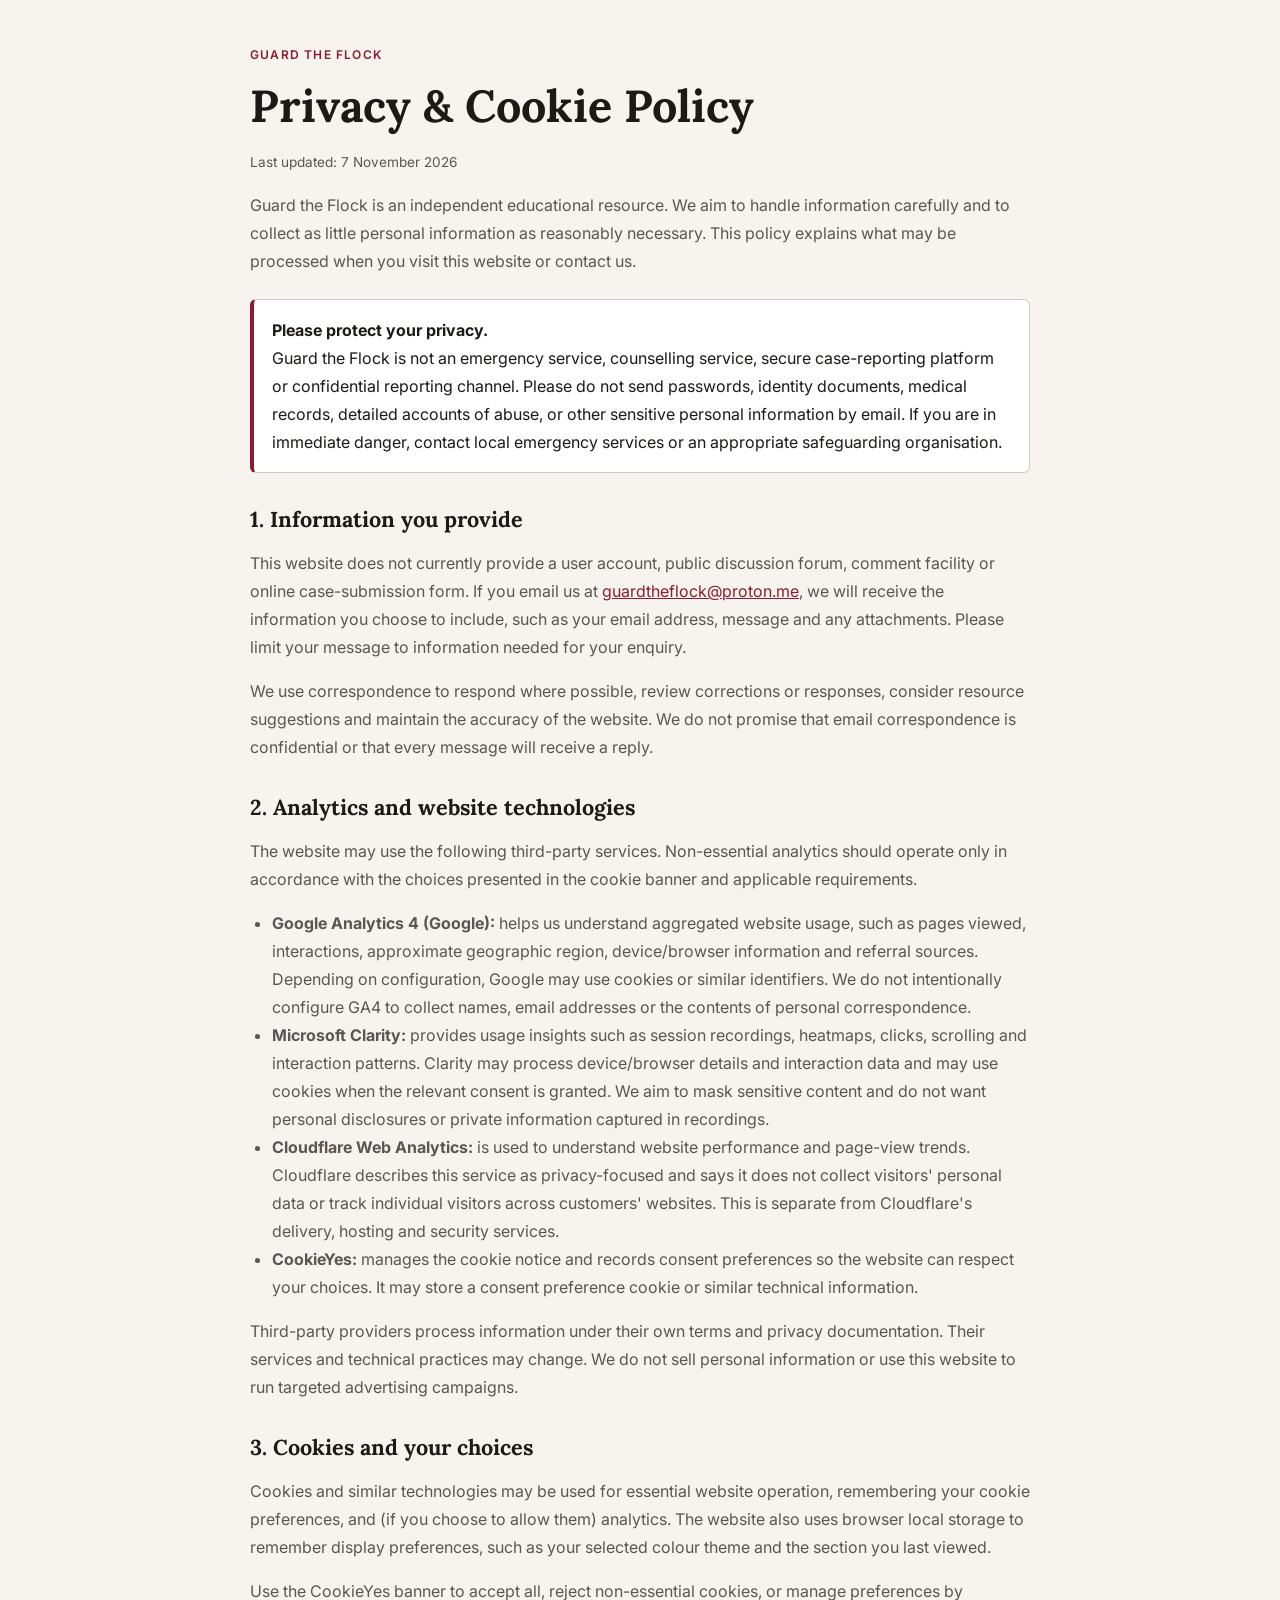
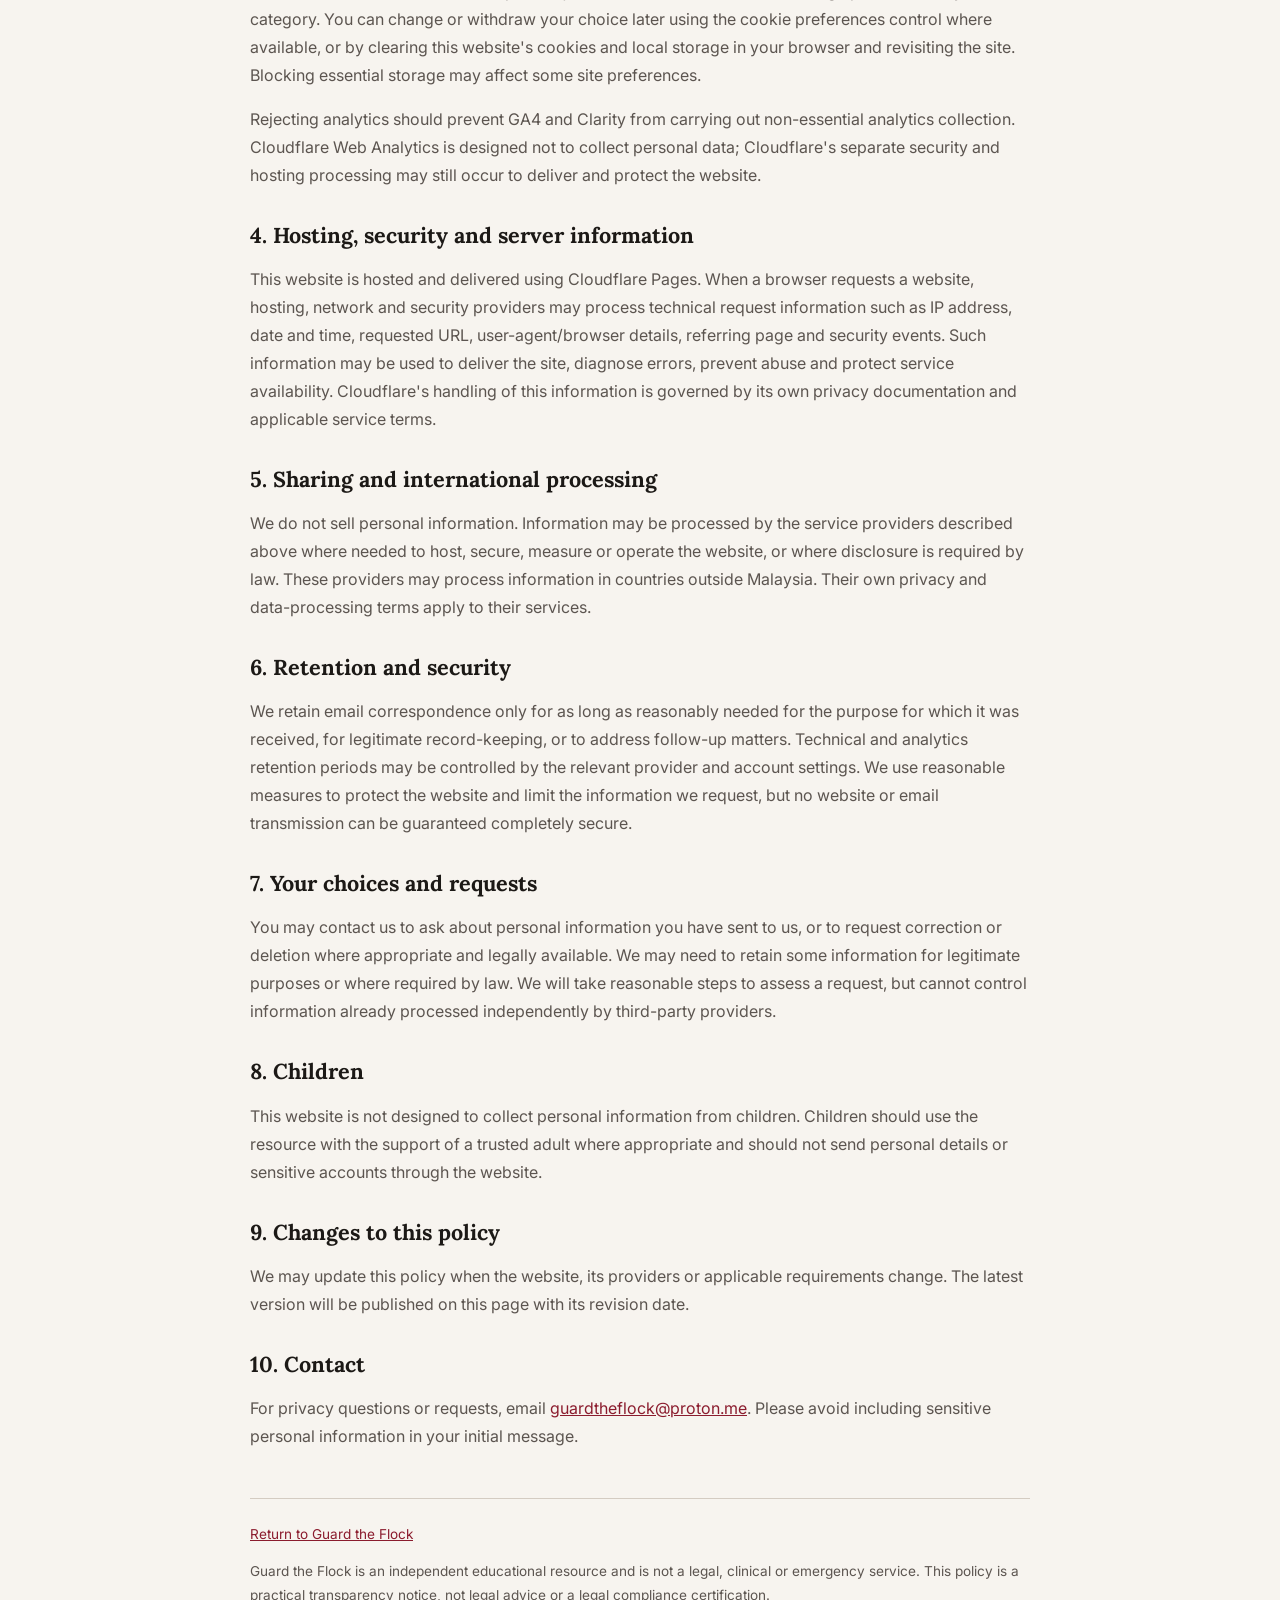
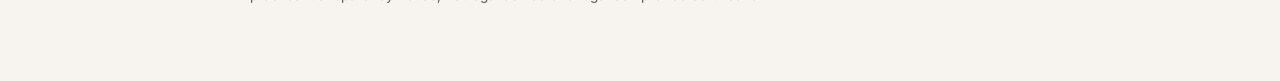
<file: privacy-policy.html>
<!DOCTYPE html>
<html lang="en">
<head>
  <meta charset="utf-8">
  <meta name="viewport" content="width=device-width, initial-scale=1">
  <title>Privacy &amp; Cookie Policy — Guard the Flock</title>
  <meta name="description" content="How Guard the Flock handles website information, cookies, analytics and correspondence.">
  <meta name="robots" content="index,follow">
  <link rel="canonical" href="https://guardtheflock.pages.dev/privacy-policy.html">
  <link rel="icon" type="image/svg+xml" href="/favicon.svg">
  <link rel="stylesheet" href="https://fonts.googleapis.com/css2?family=Lora:wght@400;600&family=Inter:wght@400;500;600&display=swap">
  <style>
    :root{color-scheme:light;--bg:#F7F4EF;--fg:#1C1916;--muted:#5C5550;--accent:#8B1C2E;--border:#D4CCC2;--card:#fff}
    @media(prefers-color-scheme:dark){:root{color-scheme:dark;--bg:#141210;--fg:#EDE8E0;--muted:#9C9590;--accent:#C94B60;--border:#302C28;--card:#1C1916}}
    *{box-sizing:border-box}body{margin:0;padding:32px 20px 60px;background:var(--bg);color:var(--fg);font:16px/1.75 Inter,system-ui,sans-serif}
    main{max-width:780px;margin:auto}h1,h2{font-family:Lora,Georgia,serif;line-height:1.3}h1{font-size:clamp(2rem,5vw,2.8rem);margin:.3rem 0 1rem}h2{font-size:1.35rem;margin:2rem 0 .6rem}p,li{color:var(--muted)}a{color:var(--accent)}.eyebrow{text-transform:uppercase;letter-spacing:.1em;font-size:.75rem;font-weight:600;color:var(--accent)}.notice{background:var(--card);border:1px solid var(--border);border-left:4px solid var(--accent);padding:16px 18px;border-radius:6px;margin:24px 0}.updated{font-size:.85rem;color:var(--muted)}ul{padding-left:1.4rem}footer{border-top:1px solid var(--border);margin-top:3rem;padding-top:1.5rem;font-size:.85rem}
  </style>
</head>
<body>
<main>
  <p class="eyebrow">Guard the Flock</p>
  <h1>Privacy &amp; Cookie Policy</h1>
  <p class="updated">Last updated: 7 November 2026</p>
  <p>Guard the Flock is an independent educational resource. We aim to handle information carefully and to collect as little personal information as reasonably necessary. This policy explains what may be processed when you visit this website or contact us.</p>

  <div class="notice"><strong>Please protect your privacy.</strong><br>Guard the Flock is not an emergency service, counselling service, secure case-reporting platform or confidential reporting channel. Please do not send passwords, identity documents, medical records, detailed accounts of abuse, or other sensitive personal information by email. If you are in immediate danger, contact local emergency services or an appropriate safeguarding organisation.</div>

  <h2>1. Information you provide</h2>
  <p>This website does not currently provide a user account, public discussion forum, comment facility or online case-submission form. If you email us at <a href="mailto:guardtheflock@proton.me">guardtheflock@proton.me</a>, we will receive the information you choose to include, such as your email address, message and any attachments. Please limit your message to information needed for your enquiry.</p>
  <p>We use correspondence to respond where possible, review corrections or responses, consider resource suggestions and maintain the accuracy of the website. We do not promise that email correspondence is confidential or that every message will receive a reply.</p>

  <h2>2. Analytics and website technologies</h2>
  <p>The website may use the following third-party services. Non-essential analytics should operate only in accordance with the choices presented in the cookie banner and applicable requirements.</p>
  <ul>
    <li><strong>Google Analytics 4 (Google):</strong> helps us understand aggregated website usage, such as pages viewed, interactions, approximate geographic region, device/browser information and referral sources. Depending on configuration, Google may use cookies or similar identifiers. We do not intentionally configure GA4 to collect names, email addresses or the contents of personal correspondence.</li>
    <li><strong>Microsoft Clarity:</strong> provides usage insights such as session recordings, heatmaps, clicks, scrolling and interaction patterns. Clarity may process device/browser details and interaction data and may use cookies when the relevant consent is granted. We aim to mask sensitive content and do not want personal disclosures or private information captured in recordings.</li>
    <li><strong>Cloudflare Web Analytics:</strong> is used to understand website performance and page-view trends. Cloudflare describes this service as privacy-focused and says it does not collect visitors' personal data or track individual visitors across customers' websites. This is separate from Cloudflare's delivery, hosting and security services.</li>
    <li><strong>CookieYes:</strong> manages the cookie notice and records consent preferences so the website can respect your choices. It may store a consent preference cookie or similar technical information.</li>
  </ul>
  <p>Third-party providers process information under their own terms and privacy documentation. Their services and technical practices may change. We do not sell personal information or use this website to run targeted advertising campaigns.</p>

  <h2>3. Cookies and your choices</h2>
  <p>Cookies and similar technologies may be used for essential website operation, remembering your cookie preferences, and (if you choose to allow them) analytics. The website also uses browser local storage to remember display preferences, such as your selected colour theme and the section you last viewed.</p>
  <p>Use the CookieYes banner to accept all, reject non-essential cookies, or manage preferences by category. You can change or withdraw your choice later using the cookie preferences control where available, or by clearing this website's cookies and local storage in your browser and revisiting the site. Blocking essential storage may affect some site preferences.</p>
  <p>Rejecting analytics should prevent GA4 and Clarity from carrying out non-essential analytics collection. Cloudflare Web Analytics is designed not to collect personal data; Cloudflare's separate security and hosting processing may still occur to deliver and protect the website.</p>

  <h2>4. Hosting, security and server information</h2>
  <p>This website is hosted and delivered using Cloudflare Pages. When a browser requests a website, hosting, network and security providers may process technical request information such as IP address, date and time, requested URL, user-agent/browser details, referring page and security events. Such information may be used to deliver the site, diagnose errors, prevent abuse and protect service availability. Cloudflare's handling of this information is governed by its own privacy documentation and applicable service terms.</p>

  <h2>5. Sharing and international processing</h2>
  <p>We do not sell personal information. Information may be processed by the service providers described above where needed to host, secure, measure or operate the website, or where disclosure is required by law. These providers may process information in countries outside Malaysia. Their own privacy and data-processing terms apply to their services.</p>

  <h2>6. Retention and security</h2>
  <p>We retain email correspondence only for as long as reasonably needed for the purpose for which it was received, for legitimate record-keeping, or to address follow-up matters. Technical and analytics retention periods may be controlled by the relevant provider and account settings. We use reasonable measures to protect the website and limit the information we request, but no website or email transmission can be guaranteed completely secure.</p>

  <h2>7. Your choices and requests</h2>
  <p>You may contact us to ask about personal information you have sent to us, or to request correction or deletion where appropriate and legally available. We may need to retain some information for legitimate purposes or where required by law. We will take reasonable steps to assess a request, but cannot control information already processed independently by third-party providers.</p>

  <h2>8. Children</h2>
  <p>This website is not designed to collect personal information from children. Children should use the resource with the support of a trusted adult where appropriate and should not send personal details or sensitive accounts through the website.</p>

  <h2>9. Changes to this policy</h2>
  <p>We may update this policy when the website, its providers or applicable requirements change. The latest version will be published on this page with its revision date.</p>

  <h2>10. Contact</h2>
  <p>For privacy questions or requests, email <a href="mailto:guardtheflock@proton.me">guardtheflock@proton.me</a>. Please avoid including sensitive personal information in your initial message.</p>

  <footer><a href="/">Return to Guard the Flock</a><p>Guard the Flock is an independent educational resource and is not a legal, clinical or emergency service. This policy is a practical transparency notice, not legal advice or a legal compliance certification.</p></footer>
</main>
</body>
</html>
</file>
<file: phase1-ux.css>
/* Path chooser, help shortcut, accessibility and progressive disclosure */
.landing{display:none;padding-block:28px 40px}
body.landing-mode .landing{display:block}
body.landing-mode .nav-tabs,body.landing-mode .section{display:none!important}
body:not(.landing-mode) .landing{display:none}
.landing-intro{font-family:Lora,Georgia,serif;font-size:1.05rem;color:var(--fg-muted);max-width:52ch;margin:0 0 28px;line-height:1.65}
.path-cards{display:grid;grid-template-columns:1fr;gap:14px;margin-bottom:28px}
@media(min-width:640px){.path-cards{grid-template-columns:repeat(3,1fr);gap:16px}}
.path-card{background:var(--card-bg);border:1px solid var(--border);border-radius:10px;padding:22px 20px;cursor:pointer;text-align:left;font-family:inherit;color:inherit;transition:border-color .15s,box-shadow .15s,transform .12s;display:flex;flex-direction:column;gap:8px;min-height:100%}
.path-card:hover,.path-card:focus-visible{border-color:var(--accent);box-shadow:0 4px 16px rgba(0,0,0,.08)}
.path-card:focus-visible,.nav-tab:focus-visible,.help-now-btn:focus-visible,.layer-toggle:focus-visible,.inline-goto:focus-visible{outline:2px solid var(--accent);outline-offset:3px}
.path-card:active{transform:scale(.985)}
.path-card .path-icon{font-size:1.6rem;line-height:1;color:var(--accent)}
.path-card .path-title{font-family:Lora,Georgia,serif;font-size:1.05rem;font-weight:600;margin:0;color:var(--fg)}
.path-card .path-desc{font-size:.875rem;color:var(--fg-muted);margin:0;line-height:1.5;flex:1}
.path-card .path-cta{font-size:.78rem;font-weight:600;color:var(--accent);margin-top:6px}
.landing-alt{text-align:center;font-size:.9rem;color:var(--fg-muted)}
.landing-alt button{background:none;border:none;color:var(--link);font:inherit;font-weight:600;cursor:pointer;text-decoration:underline;padding:0}
.nav-start-here{border-color:var(--accent)!important;color:var(--accent)!important;font-weight:600!important}
.nav-start-here:hover{background:var(--accent-soft)!important;color:var(--accent)!important}
.help-now-btn{position:fixed;bottom:20px;right:16px;z-index:90;display:flex;align-items:center;gap:8px;padding:10px 16px;background:var(--accent);color:#fff;border:none;border-radius:28px;font-family:Inter,system-ui,sans-serif;font-size:.85rem;font-weight:600;cursor:pointer;box-shadow:0 4px 18px rgba(139,28,46,.35)}
.help-now-btn:hover{background:#6e1524}
@media(max-width:380px){.help-now-btn .hn-label{display:none}.help-now-btn{padding:12px;border-radius:50%}}
.cases-soft-gate{border:1px solid var(--border);background:var(--bg-alt);border-radius:8px;padding:18px 20px;margin-bottom:1.5rem;font-size:.9rem}
.cases-soft-gate p{margin:0}
.inline-goto{background:none;border:none;padding:0;font:inherit;color:var(--link);font-weight:600;cursor:pointer;text-decoration:underline}
.inline-goto:hover{color:var(--accent)}
.discern-layers{margin:32px 0 8px}
.layer-toggle{width:100%;display:flex;flex-direction:column;align-items:flex-start;gap:4px;padding:14px 16px;background:var(--card-bg);border:1px solid var(--border);border-radius:8px;cursor:pointer;font:inherit;text-align:left;color:var(--fg);box-sizing:border-box}
.layer-toggle:hover,.layer-toggle:focus-visible{border-color:var(--accent);box-shadow:0 2px 12px rgba(0,0,0,.06)}
.layer-toggle-label{font-family:Lora,Georgia,serif;font-size:1.05rem;font-weight:600}
.layer-toggle-hint{font-size:.8rem;color:var(--fg-muted)}
.layer-toggle::after{content:"Show ▾";font-size:.78rem;font-weight:600;color:var(--accent);margin-top:6px}
.layer-toggle[aria-expanded="true"]::after{content:"Hide ▴"}
.discern-deeper{margin:24px 0 0;padding:0!important;border:none!important;background:transparent!important;max-width:none}
.discern-deeper[hidden]{display:none!important}
.discern-deeper>:first-child{margin-top:0}
.skip-link{position:absolute;left:-9999px;top:auto;width:1px;height:1px;overflow:hidden}
.skip-link:focus{position:fixed;left:12px;top:12px;z-index:200;width:auto;height:auto;padding:10px 14px;background:var(--accent);color:#fff;border-radius:6px;font-weight:600;text-decoration:none}
</file>
<file: v2-design.css>
/* ==========================================================================
   Guard the Flock — v2 design layer
   Direction: "Dawn over the fold" — calm, pastoral, trustworthy.
   Deep shepherd-navy for trust, warm parchment for warmth, burnished gold
   as a quiet highlight, crimson reserved for urgent help only.
   Loaded after the base styles so it overrides them without touching content.
   ========================================================================== */

:root {
  --bg:          #F6F1E8;
  --bg-alt:      #EDE5D6;
  --surface:     #FBF8F2;
  --fg:          #18202E;
  --fg-muted:    #586174;
  --accent:      #1F3A5F;   /* shepherd navy */
  --accent-soft: #E1E8F1;
  --gold:        #B07D2E;
  --gold-soft:   #F3E6CC;
  --urgent:      #A3243A;
  --urgent-deep: #7E1A2C;
  --border:      #DDD3C2;
  --card-bg:     #FFFDF9;
  --link:        #1F3A5F;
  --ink:         #0F1A2B;
  --shadow-sm:   0 1px 2px rgba(24,32,46,.05), 0 2px 8px rgba(24,32,46,.05);
  --shadow-md:   0 2px 4px rgba(24,32,46,.04), 0 12px 32px -8px rgba(24,32,46,.14);
  --shadow-lg:   0 30px 60px -20px rgba(15,26,43,.35);
  --radius:      14px;
  --f-display:   'Fraunces', 'Lora', Georgia, serif;
  --f-body:      'Source Serif 4', 'Lora', Georgia, serif;
  --f-ui:        'Figtree', system-ui, sans-serif;
}
@media (prefers-color-scheme: dark) {
  :root:not([data-theme="light"]) {
    --bg: #0E141F; --bg-alt: #151D2B; --surface: #131B28; --fg: #ECE6DA; --fg-muted: #A3AABA;
    --accent: #9DBBE3; --accent-soft: #1A2840; --gold: #D9AE62; --gold-soft: #2A2214;
    --urgent: #D9566C; --urgent-deep: #B23A50; --border: #253041; --card-bg: #121A27; --link: #A9C4EA; --ink: #070B12;
    --shadow-sm: 0 1px 2px rgba(0,0,0,.3); --shadow-md: 0 12px 32px -8px rgba(0,0,0,.5);
  }
}
:root[data-theme="dark"] {
  --bg: #0E141F; --bg-alt: #151D2B; --surface: #131B28; --fg: #ECE6DA; --fg-muted: #A3AABA;
  --accent: #9DBBE3; --accent-soft: #1A2840; --gold: #D9AE62; --gold-soft: #2A2214;
  --urgent: #D9566C; --urgent-deep: #B23A50; --border: #253041; --card-bg: #121A27; --link: #A9C4EA; --ink: #070B12;
  --shadow-sm: 0 1px 2px rgba(0,0,0,.3); --shadow-md: 0 12px 32px -8px rgba(0,0,0,.5);
}

/* ── Base ─────────────────────────────────────────────────────────────── */
html { scroll-behavior: smooth; }
body {
  font-family: var(--f-ui);
  font-size: 17px;
  line-height: 1.7;
  -webkit-font-smoothing: antialiased;
  background:
    radial-gradient(1200px 600px at 100% 0%, color-mix(in srgb, var(--gold) 7%, transparent), transparent 60%),
    var(--bg);
}
::selection { background: var(--gold-soft); color: var(--fg); }
h1, h2, h3, h4 { font-family: var(--f-display); letter-spacing: -0.01em; font-optical-sizing: auto; }
a { text-underline-offset: 3px; text-decoration-thickness: 1px; }
a:hover { color: var(--gold); }
.eyebrow {
  font-family: var(--f-ui); font-size: .72rem; letter-spacing: .16em;
  color: var(--gold); font-weight: 700;
  display: inline-flex; align-items: center; gap: 10px;
}
.eyebrow::before { content: ""; width: 22px; height: 1px; background: currentColor; opacity: .7; }
.page-wrap { max-width: 820px; }

/* ── Top bar (brand + theme) ───────────────────────────────────────────── */
.v2-topbar {
  position: absolute; inset: 0 0 auto 0; z-index: 20;
  display: flex; align-items: center; justify-content: space-between;
  padding: 18px clamp(20px, 4vw, 48px);
  pointer-events: none;
}
.v2-brand {
  pointer-events: auto; display: inline-flex; align-items: center; gap: 10px;
  font-family: var(--f-display); font-weight: 600; font-size: 1.05rem;
  color: #FBF6EC; text-decoration: none; letter-spacing: .01em;
}
.v2-brand svg { width: 28px; height: 28px; }
.v2-brand:hover { color: #fff; }
.theme-toggle {
  top: 16px; right: clamp(16px, 4vw, 48px);
  background: rgba(255,255,255,.14); color: #FBF6EC;
  border: 1px solid rgba(255,255,255,.28);
  backdrop-filter: blur(10px); -webkit-backdrop-filter: blur(10px);
  box-shadow: none; font-family: var(--f-ui);
}
.theme-toggle:hover { background: rgba(255,255,255,.24); color: #fff; border-color: rgba(255,255,255,.5); }
body.v2-scrolled .theme-toggle,
body:not(.landing-mode) .theme-toggle {
  background: var(--card-bg); color: var(--fg-muted); border-color: var(--border); box-shadow: var(--shadow-sm);
}

/* ── Hero ─────────────────────────────────────────────────────────────── */
.site-header {
  position: relative;
  margin-inline: calc(50% - 50vw);
  padding: clamp(110px, 16vh, 160px) clamp(20px, 6vw, 64px) clamp(150px, 20vh, 200px);
  border-bottom: 0;
  color: #FBF6EC;
  isolation: isolate;
  overflow: hidden;
  background: var(--ink);
}
.site-header::before {
  content: ""; position: absolute; inset: 0; z-index: -2;
  background: url("assets/hero-golden.jpg") center 45% / cover no-repeat;
  transform: scale(1.04);
  animation: v2-drift 24s ease-in-out infinite alternate;
}
.site-header::after {
  content: ""; position: absolute; inset: 0; z-index: -1;
  background:
    linear-gradient(90deg, rgba(10,18,32,.86) 0%, rgba(10,18,32,.62) 45%, rgba(10,18,32,.15) 100%),
    linear-gradient(0deg, var(--bg) 0%, transparent 22%);
}
@keyframes v2-drift { to { transform: scale(1.1) translate(-1.5%, -1%); } }
@media (prefers-reduced-motion: reduce) { .site-header::before { animation: none; } }
.site-header > * { max-width: 820px; margin-inline: auto; }
.site-header .eyebrow { color: #E8C887; margin-bottom: 18px; display: flex; max-width: 820px; }
.site-header h1 {
  font-size: clamp(2.8rem, 7vw, 5rem); font-weight: 500; line-height: 1.02;
  letter-spacing: -0.025em; color: #FFFBF3;
}
.site-header h1 em { font-style: italic; color: #E8C887; font-weight: 400; }
.site-header p {
  font-family: var(--f-body); font-style: normal;
  color: rgba(251,246,236,.82); font-size: 1.12rem; max-width: 820px;
}
.site-header p strong {
  display: block; font-family: var(--f-display); font-weight: 400; font-style: italic;
  font-size: clamp(1.25rem, 2.6vw, 1.6rem); line-height: 1.35; color: #FFFBF3; max-width: 30ch;
}
.site-header p:not(.eyebrow):last-of-type { padding-right: clamp(0px, calc(100% - 62ch), 320px); }

/* Compact header once the reader is inside the guide */
body:not(.landing-mode) .site-header {
  padding-block: 92px 56px;
}
body:not(.landing-mode) .site-header h1 { font-size: clamp(2rem, 4.5vw, 2.8rem); }
body:not(.landing-mode) .site-header p:not(.eyebrow) { display: none; }
body:not(.landing-mode) .site-header p:has(strong) { display: block; }
body:not(.landing-mode) .site-header p strong { font-size: 1.1rem; }

/* ── Landing: path chooser ─────────────────────────────────────────────── */
.landing { position: relative; z-index: 2; margin-top: clamp(-120px, -14vh, -90px); padding-block: 0 56px; }
.landing-intro {
  font-family: var(--f-ui); font-size: .95rem; color: rgba(251,246,236,.9);
  max-width: 60ch; margin-bottom: 18px; font-weight: 500;
}
.path-cards { gap: 18px; counter-reset: path; }
.path-card {
  counter-increment: path;
  position: relative; padding: 28px 24px 24px; border-radius: var(--radius);
  background: var(--card-bg); border: 1px solid var(--border);
  box-shadow: var(--shadow-md);
  transition: transform .25s cubic-bezier(.2,.7,.2,1), box-shadow .25s, border-color .25s;
  gap: 10px;
}
.path-card::before {
  content: "0" counter(path);
  position: absolute; top: 22px; right: 22px;
  font-family: var(--f-display); font-size: .9rem; font-style: italic; color: var(--fg-muted); opacity: .6;
}
.path-card:hover, .path-card:focus-visible {
  transform: translateY(-4px); box-shadow: var(--shadow-lg); border-color: color-mix(in srgb, var(--accent) 40%, var(--border));
}
.path-card .path-icon {
  width: 48px; height: 48px; border-radius: 12px; display: grid; place-items: center;
  background: var(--accent-soft); color: var(--accent); font-size: 0; margin-bottom: 6px;
}
.path-card .path-icon svg { width: 24px; height: 24px; }
.path-card .path-title { font-family: var(--f-display); font-size: 1.3rem; font-weight: 500; line-height: 1.2; }
.path-card .path-desc { font-size: .92rem; line-height: 1.55; }
.path-card .path-cta {
  font-family: var(--f-ui); font-size: .85rem; font-weight: 700; color: var(--accent);
  display: inline-flex; align-items: center; gap: 6px; margin-top: 10px;
}
.path-card .path-cta::after { content: ""; }
.path-card:hover .path-cta { gap: 10px; }
.path-card[data-path="respond"] {
  background: linear-gradient(180deg, color-mix(in srgb, var(--urgent) 6%, var(--card-bg)), var(--card-bg));
  border-color: color-mix(in srgb, var(--urgent) 35%, var(--border));
}
.path-card[data-path="respond"] .path-icon { background: color-mix(in srgb, var(--urgent) 12%, transparent); color: var(--urgent); }
.path-card[data-path="respond"] .path-cta { color: var(--urgent); }
.landing-alt { margin-top: 26px; font-size: .95rem; }
.landing-alt button { color: var(--accent); text-underline-offset: 4px; }

/* Trust strip + what's inside */
.v2-trust {
  display: grid; grid-template-columns: repeat(auto-fit, minmax(170px, 1fr)); gap: 1px;
  margin: 44px 0 0; background: var(--border); border: 1px solid var(--border);
  border-radius: var(--radius); overflow: hidden;
}
.v2-trust div { background: var(--surface); padding: 18px 18px 16px; }
.v2-trust b { display: block; font-family: var(--f-display); font-weight: 500; font-size: 1.05rem; color: var(--fg); margin-bottom: 2px; }
.v2-trust span { font-size: .84rem; color: var(--fg-muted); line-height: 1.45; display: block; }
.v2-verse {
  margin: 48px auto 0; max-width: 46ch; text-align: center;
  font-family: var(--f-display); font-style: italic; font-weight: 400;
  font-size: clamp(1.25rem, 2.6vw, 1.6rem); line-height: 1.4; color: var(--fg);
}
.v2-verse cite { display: block; margin-top: 12px; font-family: var(--f-ui); font-style: normal; font-size: .75rem; letter-spacing: .16em; text-transform: uppercase; color: var(--gold); font-weight: 700; }

/* ── Navigation ───────────────────────────────────────────────────────── */
.nav-tabs {
  margin-top: -28px; position: sticky; top: 10px; z-index: 30;
  flex-wrap: nowrap; overflow-x: auto; scrollbar-width: none;
  gap: 2px; padding: 6px; border: 1px solid var(--border);
  border-radius: 999px; background: color-mix(in srgb, var(--card-bg) 88%, transparent);
  backdrop-filter: saturate(1.4) blur(14px); -webkit-backdrop-filter: saturate(1.4) blur(14px);
  box-shadow: var(--shadow-md);
}
.nav-tabs::-webkit-scrollbar { display: none; }
.nav-tab {
  flex: 0 0 auto; border: 0 !important; background: transparent; border-radius: 999px;
  font-family: var(--f-ui); font-size: .84rem; font-weight: 600; color: var(--fg-muted);
  padding: 8px 14px; white-space: nowrap; transition: background .2s, color .2s;
}
.nav-tab:hover { background: var(--bg-alt); color: var(--fg); }
.nav-tab.active, .nav-tab[aria-selected="true"] {
  background: var(--accent) !important; color: var(--card-bg) !important; box-shadow: 0 4px 14px -4px color-mix(in srgb, var(--accent) 60%, transparent);
}
.nav-tab[data-tab="respond"] { color: var(--urgent); }
.nav-tab[data-tab="respond"].active { background: var(--urgent) !important; color: #fff !important; }
.nav-start-here { color: var(--gold) !important; border: 0 !important; }
.nav-start-here:hover { background: var(--gold-soft) !important; color: var(--gold) !important; }
@media (max-width: 640px) {
  .nav-tabs { flex-wrap: wrap; border-radius: 18px; }
}

/* ── Sections ─────────────────────────────────────────────────────────── */
.section { padding-block: 56px 32px; border-bottom: 0; }
.section.active { animation: v2-rise .45s cubic-bezier(.2,.7,.2,1) both; }
@keyframes v2-rise { from { opacity: 0; transform: translateY(10px); } to { opacity: 1; transform: none; } }
@media (prefers-reduced-motion: reduce) { .section.active { animation: none; } }
.sec-head {
  font-family: var(--f-display); font-weight: 500; font-size: clamp(1.7rem, 3.6vw, 2.35rem);
  line-height: 1.15; letter-spacing: -0.02em; border-bottom: 0; padding-bottom: 0; margin: 10px 0 26px;
}
.sec-sub, .section h3 { font-family: var(--f-display); font-weight: 500; font-size: 1.45rem !important; letter-spacing: -0.01em; }
.section h3.sec-sub { padding-top: 8px; }
.tab-toc {
  background: transparent !important; border: 0 !important; padding: 0 !important; gap: 8px; margin-bottom: 36px;
}
.tab-toc a {
  font-family: var(--f-ui); font-size: .82rem; font-weight: 600; text-decoration: none;
  color: var(--accent) !important; background: var(--accent-soft);
  padding: 7px 14px; border-radius: 999px; transition: background .2s, transform .2s;
}
.tab-toc a:hover { background: color-mix(in srgb, var(--accent) 18%, var(--accent-soft)); transform: translateY(-1px); }

.pull-quote {
  border-left: 0 !important; position: relative; padding: 28px 32px 28px 64px !important;
  background: var(--surface); border-radius: var(--radius); margin: 32px 0 !important;
  font-family: var(--f-display) !important; font-size: 1.3rem !important; line-height: 1.5 !important; color: var(--fg) !important;
  box-shadow: inset 0 0 0 1px var(--border);
}
.pull-quote::before {
  content: "\201C"; position: absolute; left: 20px; top: 6px;
  font-family: var(--f-display); font-size: 4.5rem; color: var(--gold); line-height: 1;
}

.card, .silence-card, .pattern-card, .test-card, .resource-item, .case-item, .faq-item, .study-session, .gov-area, .layer-toggle {
  border-radius: var(--radius) !important; border-color: var(--border) !important;
  background: var(--card-bg); box-shadow: var(--shadow-sm);
  transition: box-shadow .25s, transform .25s, border-color .25s;
}
.card:hover, .silence-card:hover, .pattern-card:hover, .test-card:hover, .resource-item:hover {
  box-shadow: var(--shadow-md); transform: translateY(-2px);
}
.card { padding: 22px 22px 20px; border-top: 3px solid var(--gold) !important; }
.card .card-label { font-family: var(--f-display); font-size: 1.05rem; font-weight: 600; color: var(--fg); text-transform: none; letter-spacing: 0; }
.card-grid { gap: 16px; }

.banner { border-radius: var(--radius); border-left-width: 4px; padding: 18px 22px; }
.banner.safe { background: color-mix(in srgb, var(--safe-border) 7%, var(--card-bg)); }
.warn-box { border-radius: var(--radius) !important; box-shadow: var(--shadow-sm); }

/* Triage cards: keep numbers inline, only the heading line breaks */
.triage-item { border-radius: 12px !important; padding: 16px 16px 14px !important; font-family: var(--f-ui) !important; background: var(--card-bg) !important; }
.triage-item strong { display: inline !important; margin: 0 !important; }
.triage-item .ti-label + strong { display: block !important; margin-bottom: 4px !important; font-size: .95rem; }

.research-reading { border-radius: var(--radius) !important; border-left-color: var(--gold) !important; background: var(--surface) !important; padding: 20px 22px !important; }

.layer-toggle { padding: 18px 20px; }
.layer-toggle-label { font-family: var(--f-display); font-weight: 500; font-size: 1.2rem; }

.case-filter-btn { border-radius: 999px !important; font-family: var(--f-ui); }

hr { border-top-color: var(--border) !important; }

/* ── Help button ─────────────────────────────────────────────────────── */
.help-now-btn {
  background: var(--urgent); box-shadow: 0 10px 30px -8px color-mix(in srgb, var(--urgent) 70%, transparent);
  font-family: var(--f-ui); padding: 12px 18px 12px 14px; bottom: 22px; right: 22px;
}
.help-now-btn:hover { background: var(--urgent-deep); transform: translateY(-1px); }
.help-now-btn::before {
  content: ""; width: 8px; height: 8px; border-radius: 50%; background: #fff;
  box-shadow: 0 0 0 0 rgba(255,255,255,.7); animation: v2-pulse 2.2s infinite;
}
.help-now-btn > span[aria-hidden] { display: none; }
@keyframes v2-pulse { 70% { box-shadow: 0 0 0 9px rgba(255,255,255,0); } 100% { box-shadow: 0 0 0 0 rgba(255,255,255,0); } }

/* ── Footer ───────────────────────────────────────────────────────────── */
footer {
  margin-inline: calc(50% - 50vw); margin-top: 48px;
  padding: 56px clamp(20px, 6vw, 64px) 72px;
  background: var(--ink); color: rgba(236,230,218,.7);
}
footer > * { max-width: 680px; margin-inline: auto; }
footer > p:first-child { font-family: var(--f-display); font-size: 1.2rem; color: #F3EBDD; }
footer a { color: #E8C887; }
body.landing-mode footer { margin-top: 0; }

/* Mobile */
@media (max-width: 640px) {
  body { font-size: 16px; }
  .site-header { padding-top: 96px; padding-bottom: 130px; }
  .site-header::after { background: linear-gradient(180deg, rgba(10,18,32,.55), rgba(10,18,32,.85) 60%, var(--bg) 100%); }
  .landing { margin-top: -96px; }
  .v2-brand span { display: none; }
  .pull-quote { padding: 24px 20px 20px 48px !important; font-size: 1.15rem !important; }
  .pull-quote::before { left: 12px; font-size: 3.4rem; }
}
.landing-intro{display:none}


/* Menu: no fade, wraps so every tab is visible and clickable */
.nav-tabs{-webkit-mask-image:none!important;mask-image:none!important;flex-wrap:wrap;justify-content:center;overflow:visible;border-radius:22px;row-gap:4px}
</file>
